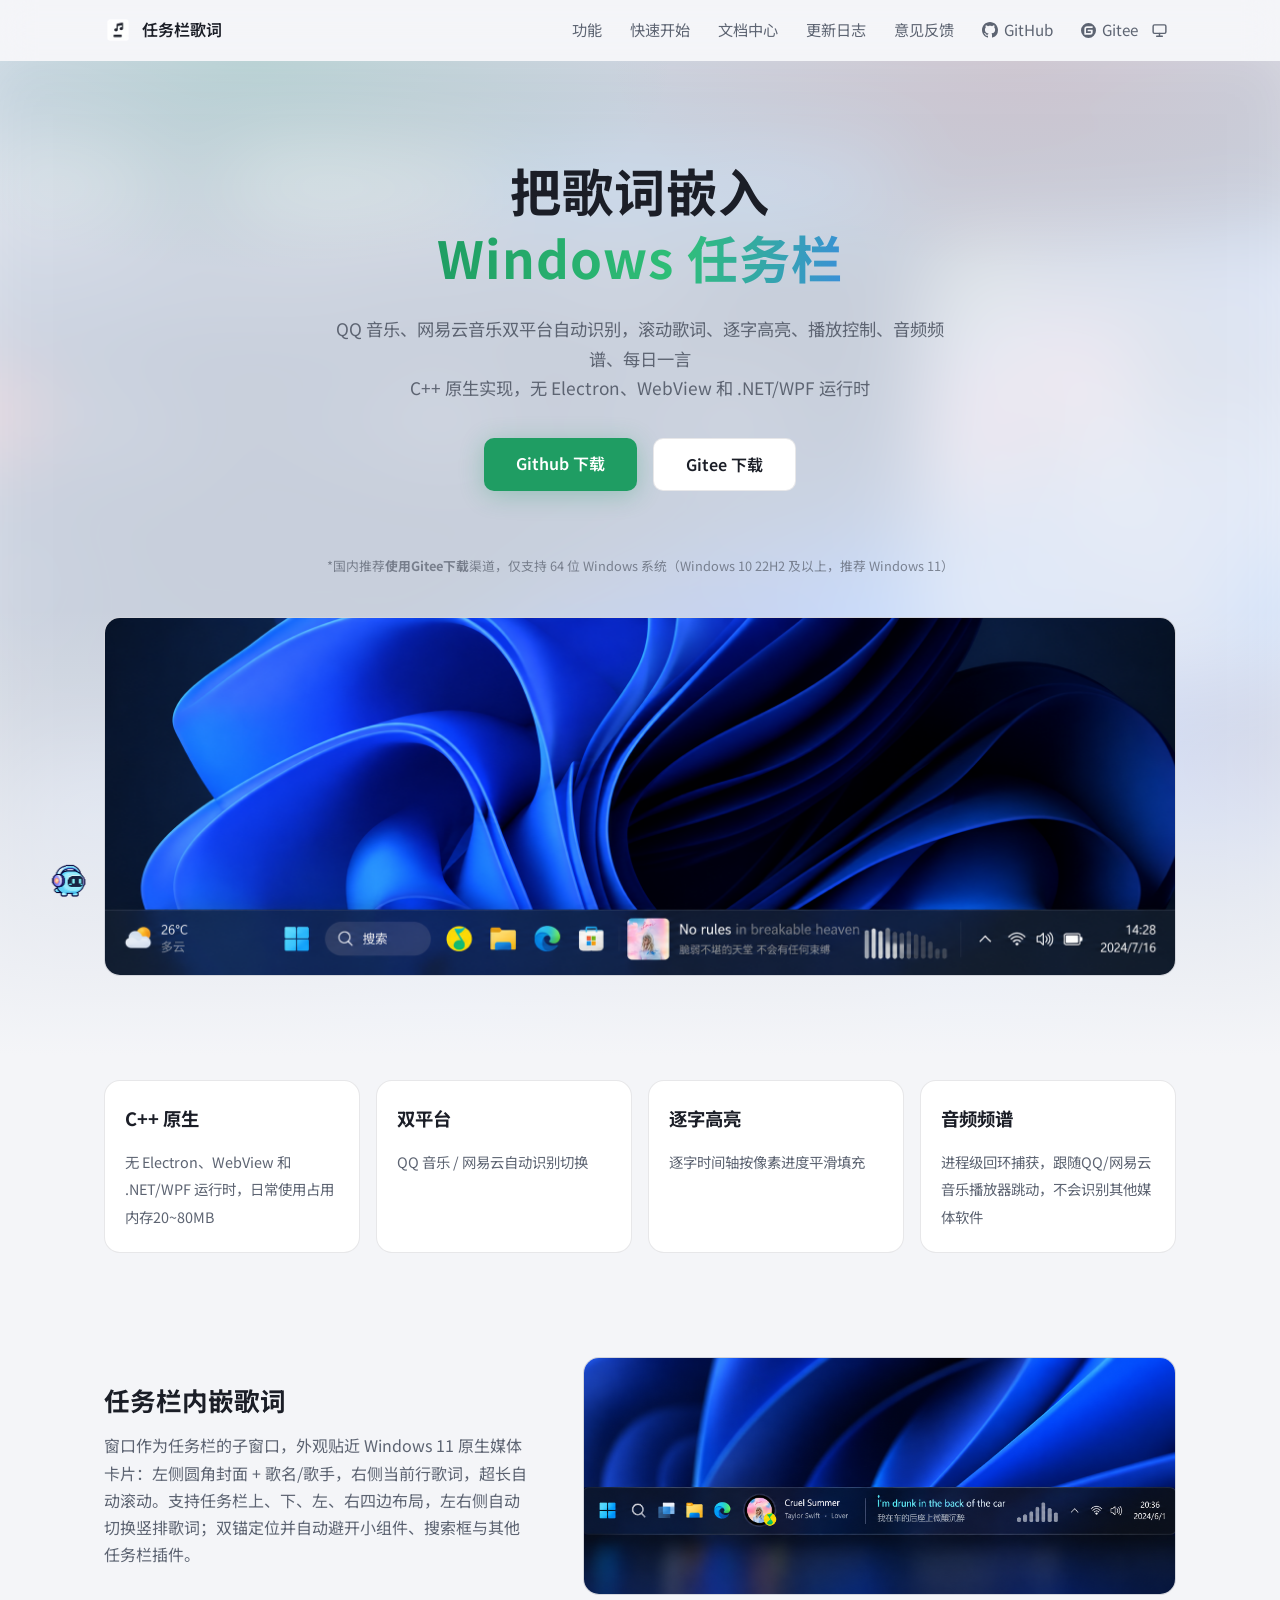
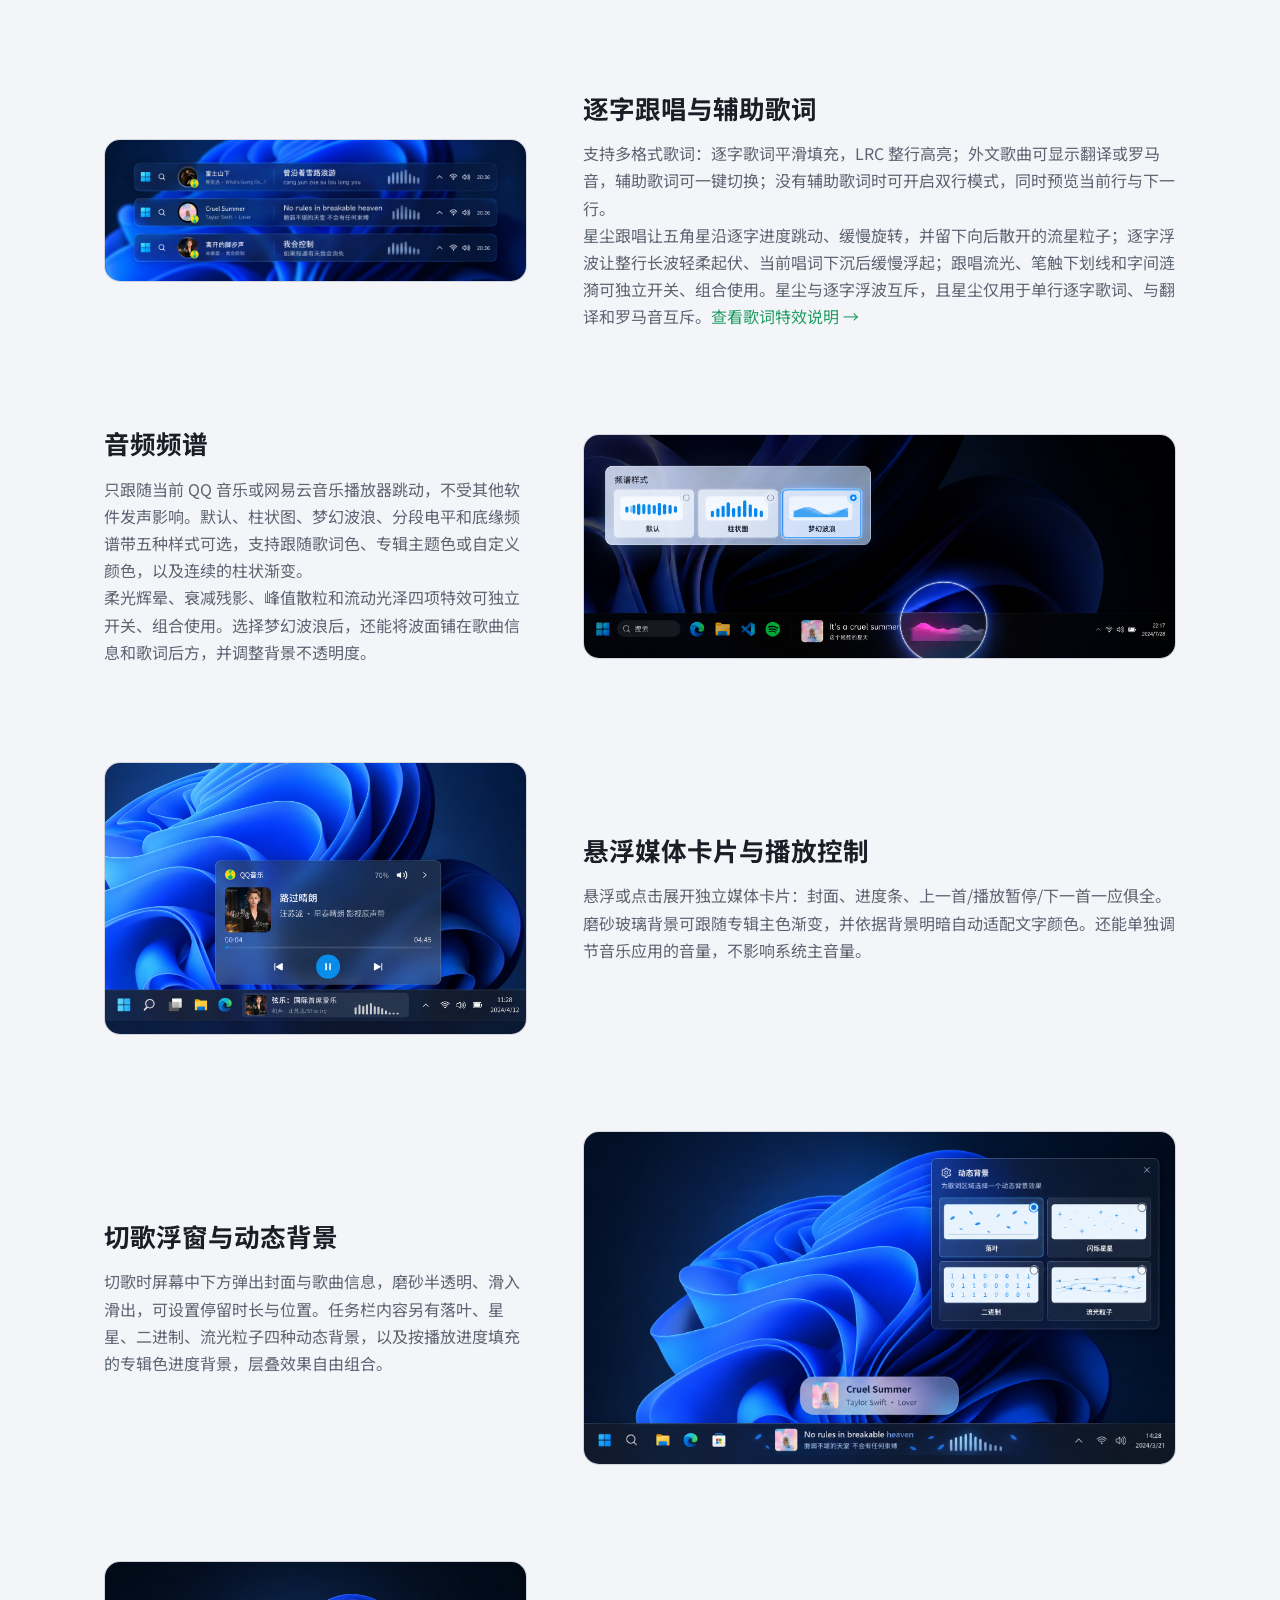
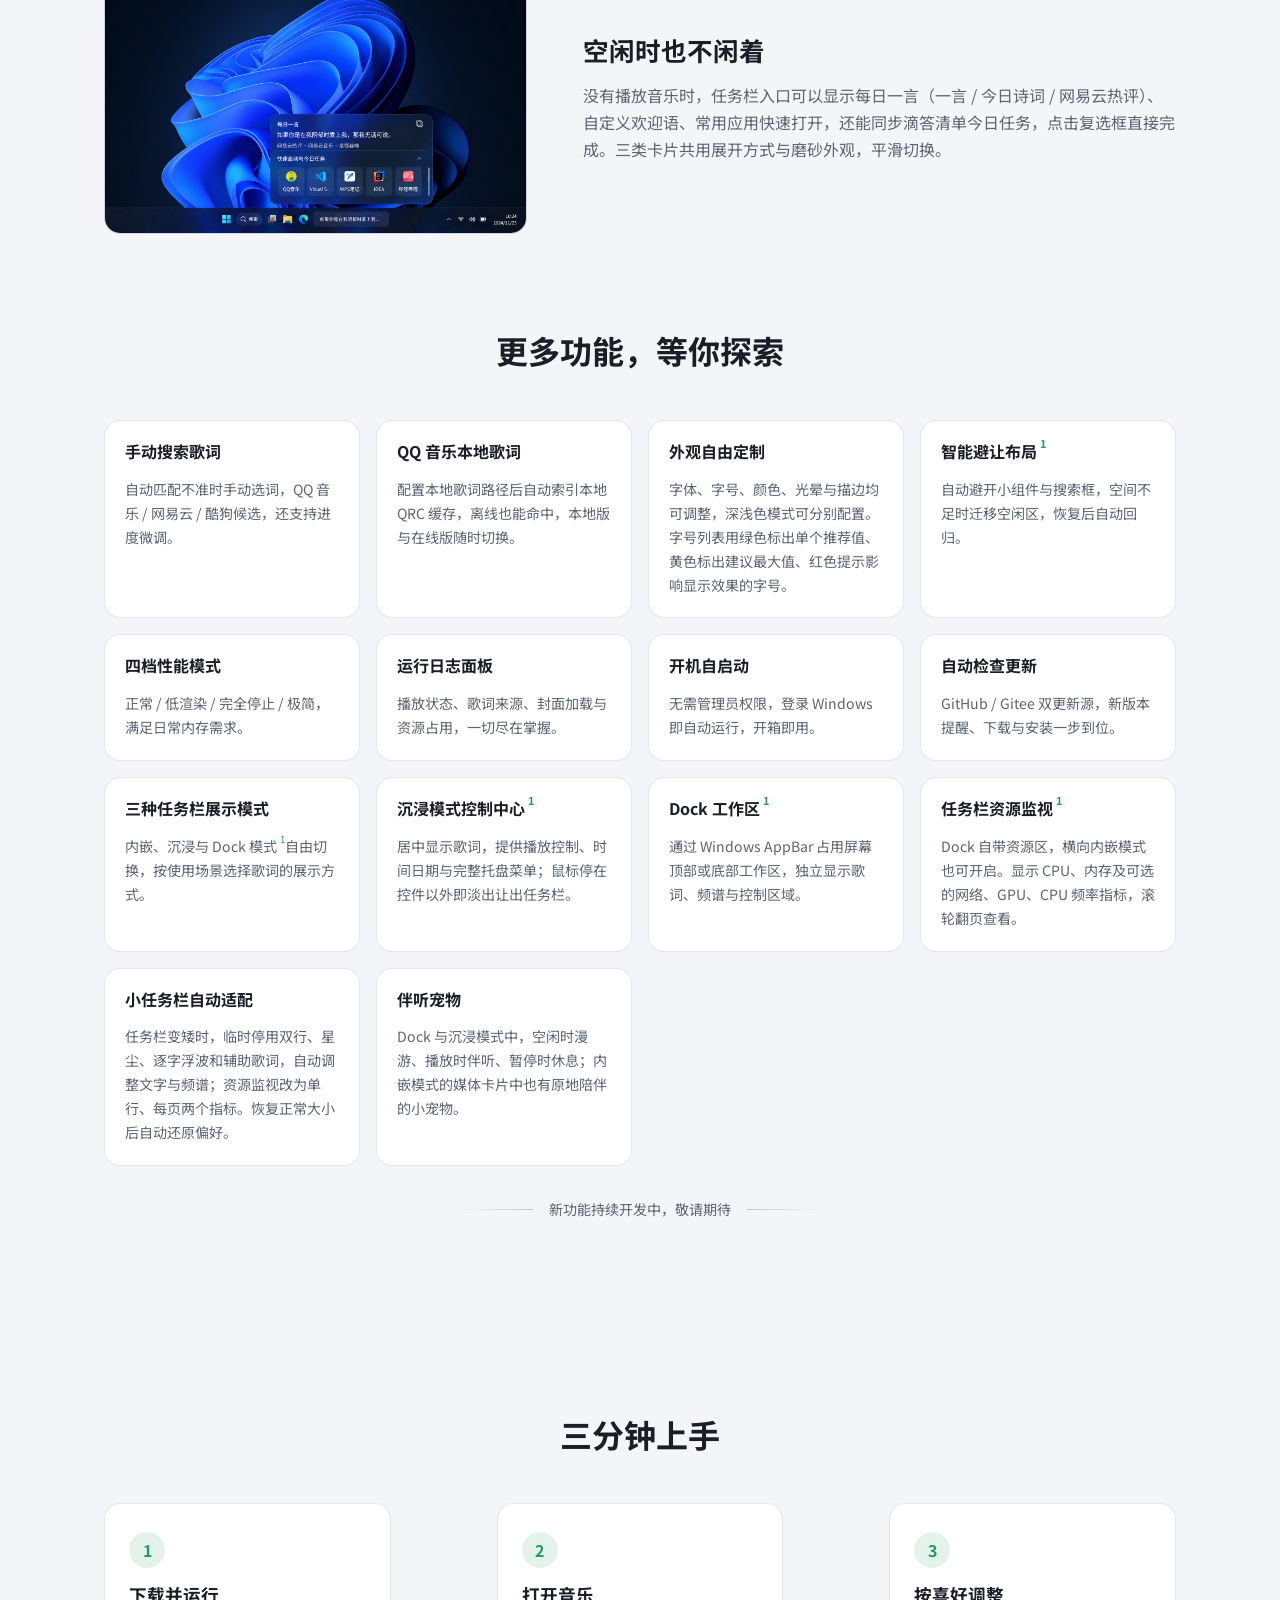
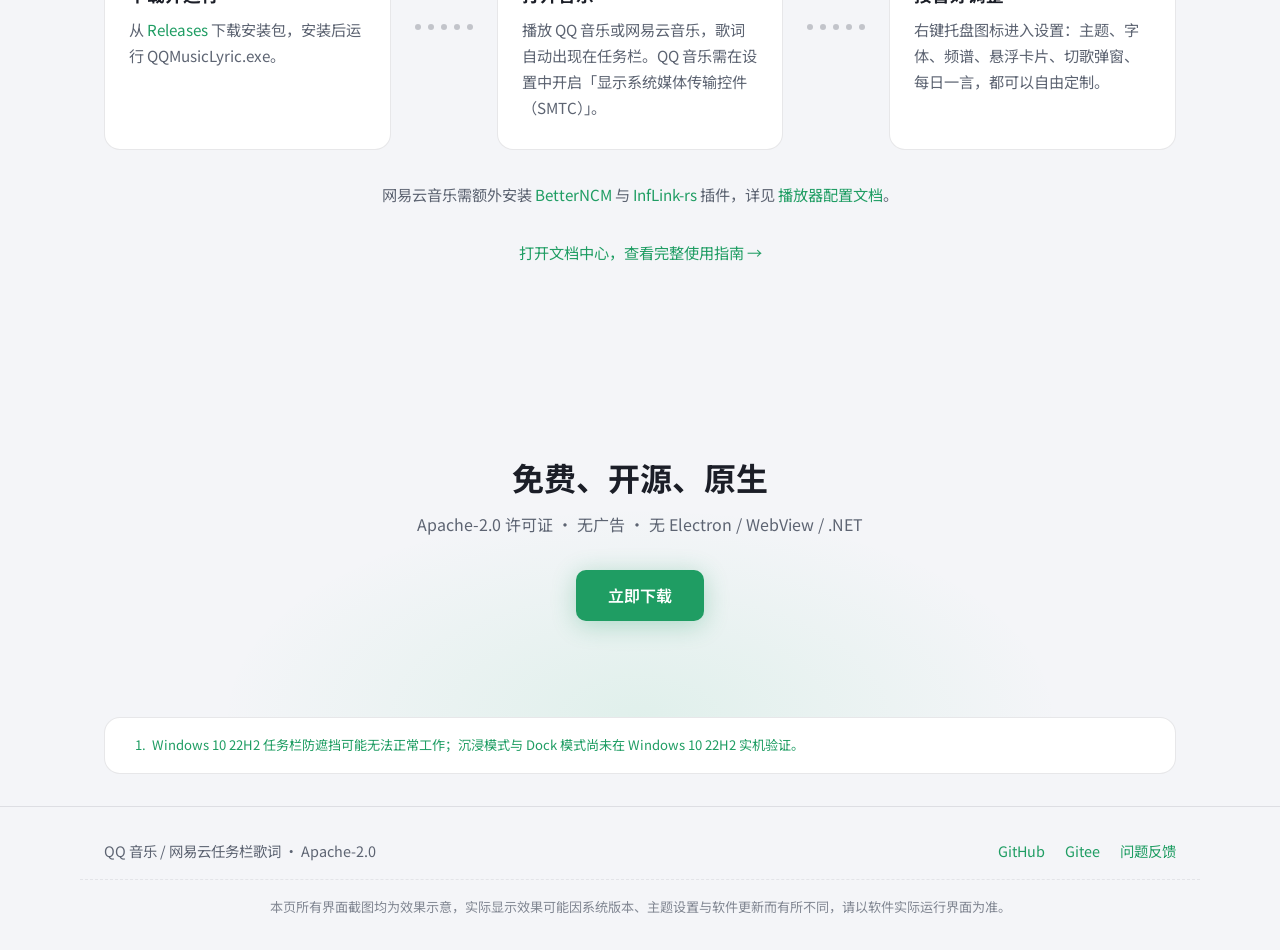
<file: site/index.html>
<!DOCTYPE html>
<html lang="zh-CN">
<head>
  <meta charset="UTF-8">
  <meta name="viewport" content="width=device-width, initial-scale=1.0">
  <title>QQ 音乐 / 网易云任务栏歌词 — 把歌词嵌入 Windows 任务栏</title>
  <meta name="description" content="把 QQ 音乐和网易云音乐的歌词嵌入 Windows 10/11 任务栏：逐字高亮与歌词特效、播放控制、音频频谱、资源监视、每日一言，支持字号建议与小任务栏自动适配。C++ 原生实现，无 Electron、WebView 和 .NET/WPF 运行时，秉持工具软件应尽可能少占内存的原则。">
  <meta property="og:title" content="QQ 音乐 / 网易云任务栏歌词">
  <meta property="og:description" content="把歌词嵌入 Windows 任务栏：逐字跟唱、流星粒子拖尾、音频频谱、资源监视与小任务栏自动适配。C++ 原生实现，无 Electron、WebView 和 .NET/WPF 运行时，秉持工具软件应尽可能少占内存的原则。">
  <meta property="og:type" content="website">
  <meta property="og:image" content="assets/img/social-preview.png">
  <link rel="icon" type="image/png" href="assets/img/logo.png">
  <link rel="preconnect" href="https://fonts.googleapis.com">
  <link rel="preconnect" href="https://fonts.gstatic.com" crossorigin>
  <link rel="stylesheet" href="https://fonts.googleapis.com/css2?family=Noto+Sans+SC:wght@400;500;700&display=swap">
  <link rel="stylesheet" href="assets/css/style.css">
  <link rel="stylesheet" href="assets/css/pet.css">
  <script>
    // 首帧前确定主题，避免闪屏。themeMode: system | light | dark
    (function () {
      var saved = localStorage.getItem('theme');
      var mode = (saved === 'light' || saved === 'dark') ? saved : 'system';
      var resolved = mode === 'system'
        ? (matchMedia('(prefers-color-scheme: light)').matches ? 'light' : 'dark')
        : mode;
      document.documentElement.dataset.themeMode = mode;
      document.documentElement.dataset.theme = resolved;
    })();
  </script>
</head>
<body>

  <header class="site-header" id="siteHeader">
    <div class="container header-inner">
      <a class="brand" href="#top">
        <img src="assets/img/logo.png" alt="logo" width="28" height="28">
        <span>任务栏歌词</span>
      </a>
      <nav class="nav">
        <a href="#features">功能</a>
        <a href="#quickstart">快速开始</a>
        <a href="docs.html">文档中心</a>
        <a href="releases.html">更新日志</a>
        <a href="feedback.html">意见反馈</a>
        <a class="nav-github" href="https://github.com/H0308/qq-music-lyrics-displayer" target="_blank" rel="noopener"><svg viewBox="0 0 16 16" fill="currentColor" aria-hidden="true"><path d="M8 0C3.58 0 0 3.58 0 8c0 3.54 2.29 6.53 5.47 7.59.4.07.55-.17.55-.38 0-.19-.01-.82-.01-1.49-2.01.37-2.53-.49-2.69-.94-.09-.23-.48-.94-.82-1.13-.28-.15-.68-.52-.01-.53.63-.01 1.08.58 1.23.82.72 1.21 1.87.87 2.33.66.07-.52.28-.87.51-1.07-1.78-.2-3.64-.89-3.64-3.95 0-.87.31-1.59.82-2.15-.08-.2-.36-1.02.08-2.12 0 0 .67-.21 2.2.82.64-.18 1.32-.27 2-.27.68 0 1.36.09 2 .27 1.53-1.04 2.2-.82 2.2-.82.44 1.1.16 1.92.08 2.12.51.56.82 1.27.82 2.15 0 3.07-1.87 3.75-3.65 3.95.29.25.54.73.54 1.48 0 1.07-.01 1.93-.01 2.2 0 .21.15.46.55.38A8.013 8.013 0 0016 8c0-4.42-3.58-8-8-8z"/></svg><span>GitHub</span></a>
        <a class="nav-gitee" href="https://gitee.com/EPSDA/qq-music-lyrics-displayer" target="_blank" rel="noopener"><svg viewBox="0 0 24 24" fill="currentColor" aria-hidden="true"><path d="M11.984 0A12 12 0 0 0 0 12a12 12 0 0 0 12 12 12 12 0 0 0 12-12A12 12 0 0 0 12 0a12 12 0 0 0-.016 0zm6.09 5.333c.328 0 .593.266.592.593v1.482a.594.594 0 0 1-.593.592H9.777c-.982 0-1.778.796-1.778 1.778v5.63c0 .327.266.592.593.592h5.63c.982 0 1.778-.796 1.778-1.778v-.296a.593.593 0 0 0-.592-.593h-4.15a.592.592 0 0 1-.592-.592v-1.482a.593.593 0 0 1 .593-.592h6.815c.327 0 .593.265.593.592v3.408a4 4 0 0 1-4 4H5.926a.593.593 0 0 1-.593-.593V9.778a4.444 4.444 0 0 1 4.445-4.444h8.296Z"/></svg><span>Gitee</span></a>

      </nav>
<button class="theme-toggle" id="themeToggle" type="button" aria-label="切换主题模式" title="切换主题模式">
        <svg class="icon-moon" viewBox="0 0 24 24" fill="none" stroke="currentColor" stroke-width="2" stroke-linecap="round" stroke-linejoin="round" aria-hidden="true">
          <path d="M21 12.8A9 9 0 1 1 11.2 3a7 7 0 0 0 9.8 9.8z"/>
        </svg>
        <svg class="icon-sun" viewBox="0 0 24 24" fill="none" stroke="currentColor" stroke-width="2" stroke-linecap="round" stroke-linejoin="round" aria-hidden="true">
          <circle cx="12" cy="12" r="4"/>
          <path d="M12 2v2M12 20v2M4.9 4.9l1.4 1.4M17.7 17.7l1.4 1.4M2 12h2M20 12h2M4.9 19.1l1.4-1.4M17.7 6.3l1.4-1.4"/>
        </svg>
        <svg class="icon-system" viewBox="0 0 24 24" fill="none" stroke="currentColor" stroke-width="2" stroke-linecap="round" stroke-linejoin="round" aria-hidden="true">
          <rect x="3" y="4" width="18" height="12" rx="2"/>
          <path d="M8 20h8M12 16v4"/>
        </svg>
      </button>
      <button class="nav-burger" id="navBurger" type="button" aria-label="打开导航菜单" aria-expanded="false">
        <svg viewBox="0 0 24 24" fill="none" stroke="currentColor" stroke-width="2" stroke-linecap="round" aria-hidden="true">
          <path d="M4 7h16M4 12h16M4 17h16"/>
        </svg>
      </button>
    </div>
  </header>

  <main id="top">

    <!-- Hero -->
    <section class="hero" id="hero">
      <div class="container">
        <h1>把歌词嵌入<br><span class="accent">Windows 任务栏</span></h1>
        <p class="hero-sub">
          QQ 音乐、网易云音乐双平台自动识别，滚动歌词、逐字高亮、播放控制、音频频谱、每日一言<br>
          C++ 原生实现，无 Electron、WebView 和 .NET/WPF 运行时
        </p>
        <div class="hero-actions">
          <a class="btn btn-primary" href="https://github.com/H0308/qq-music-lyrics-displayer/releases/latest" target="_blank" rel="noopener">Github 下载</a>
          <a class="btn btn-ghost" href="https://gitee.com/EPSDA/qq-music-lyrics-displayer/releases" target="_blank" rel="noopener">Gitee 下载</a>
        </div>
        <p class="hero-version" id="heroVersion" hidden>当前最新版本 <span id="latestVersion"></span></p>
        <p class="hero-note">*国内推荐<strong>使用Gitee下载</strong>渠道，仅支持 64 位 Windows 系统（Windows 10 22H2 及以上，推荐 Windows 11）</p>

        <figure class="shot shot-hero reveal" data-shot="hero-taskbar.png">
          <img src="assets/img/hero-taskbar.png" alt="任务栏歌词效果：Windows 11 任务栏上显示专辑封面、歌名与滚动歌词" width="2172" height="724">
        </figure>
      </div>
    </section>

    <!-- 亮点条 -->
    <section class="highlights">
      <div class="container highlights-grid">
        <div class="hl reveal"><strong>C++ 原生</strong><span>无 Electron、WebView 和 .NET/WPF 运行时，日常使用占用内存20~80MB</span></div>
        <div class="hl reveal"><strong>双平台</strong><span>QQ 音乐 / 网易云自动识别切换</span></div>
        <div class="hl reveal"><strong>逐字高亮</strong><span>逐字时间轴按像素进度平滑填充</span></div>
        <div class="hl reveal"><strong>音频频谱</strong><span>进程级回环捕获，跟随QQ/网易云音乐播放器跳动，不会识别其他媒体软件</span></div>
      </div>
    </section>

    <!-- 功能详情 -->
    <section class="features" id="features">
      <div class="container">

        <div class="feature-row reveal">
          <div class="feature-text">
            <h2>任务栏内嵌歌词</h2>
            <p>窗口作为任务栏的子窗口，外观贴近 Windows 11 原生媒体卡片：左侧圆角封面 + 歌名/歌手，右侧当前行歌词，超长自动滚动。支持任务栏上、下、左、右四边布局，左右侧自动切换竖排歌词；双锚定位并自动避开小组件、搜索框与其他任务栏插件。</p>
          </div>
          <figure class="shot" data-shot="feature-lyrics.png">
            <img src="assets/img/feature-lyrics.png" alt="任务栏内嵌歌词：封面、歌曲信息与滚动歌词显示在 Windows 11 任务栏上" width="2172" height="724">
          </figure>
        </div>

        <div class="feature-row reverse reveal">
          <div class="feature-text">
            <h2>逐字跟唱与辅助歌词</h2>
            <p>支持多格式歌词：逐字歌词平滑填充，LRC 整行高亮；外文歌曲可显示翻译或罗马音，辅助歌词可一键切换；没有辅助歌词时可开启双行模式，同时预览当前行与下一行。</p>
            <p>星尘跟唱让五角星沿逐字进度跳动、缓慢旋转，并留下向后散开的流星粒子；逐字浮波让整行长波轻柔起伏、当前唱词下沉后缓慢浮起；跟唱流光、笔触下划线和字间涟漪可独立开关、组合使用。星尘与逐字浮波互斥，且星尘仅用于单行逐字歌词、与翻译和罗马音互斥。<a href="docs.html#settings-lyric-effects">查看歌词特效说明 →</a></p>
          </div>
          <figure class="shot" data-shot="feature-bilingual.png">
            <img src="assets/img/feature-bilingual.png" alt="辅助歌词：罗马音、翻译与双行歌词效果" width="2172" height="724">
          </figure>
        </div>

        <div class="feature-row reveal">
          <div class="feature-text">
            <h2>音频频谱</h2>
            <p>只跟随当前 QQ 音乐或网易云音乐播放器跳动，不受其他软件发声影响。默认、柱状图、梦幻波浪、分段电平和底缘频谱带五种样式可选，支持跟随歌词色、专辑主题色或自定义颜色，以及连续的柱状渐变。</p>
            <p>柔光辉晕、衰减残影、峰值散粒和流动光泽四项特效可独立开关、组合使用。选择梦幻波浪后，还能将波面铺在歌曲信息和歌词后方，并调整背景不透明度。</p>
          </div>
          <figure class="shot" data-shot="feature-spectrum.png">
            <img src="assets/img/feature-spectrum.png" alt="频谱样式选择与梦幻波浪作为歌词背景的效果示例" width="2043" height="770">
          </figure>
        </div>

        <div class="feature-row reverse reveal">
          <div class="feature-text">
            <h2>悬浮媒体卡片与播放控制</h2>
            <p>悬浮或点击展开独立媒体卡片：封面、进度条、上一首/播放暂停/下一首一应俱全。磨砂玻璃背景可跟随专辑主色渐变，并依据背景明暗自动适配文字颜色。还能单独调节音乐应用的音量，不影响系统主音量。</p>
          </div>
          <figure class="shot" data-shot="feature-media-card.png">
            <img src="assets/img/feature-media-card.png" alt="悬浮媒体卡片：磨砂玻璃背景、封面、进度条与播放控制" width="1564" height="1006">
          </figure>
        </div>

        <div class="feature-row reveal">
          <div class="feature-text">
            <h2>切歌浮窗与动态背景</h2>
            <p>切歌时屏幕中下方弹出封面与歌曲信息，磨砂半透明、滑入滑出，可设置停留时长与位置。任务栏内容另有落叶、星星、二进制、流光粒子四种动态背景，以及按播放进度填充的专辑色进度背景，层叠效果自由组合。</p>
          </div>
          <figure class="shot" data-shot="feature-toast.png">
            <img src="assets/img/feature-toast.png" alt="切歌浮窗：屏幕中下方弹出封面与歌曲信息" width="1672" height="941">
          </figure>
        </div>

        <div class="feature-row reverse reveal">
          <div class="feature-text">
            <h2>空闲时也不闲着</h2>
            <p>没有播放音乐时，任务栏入口可以显示每日一言（一言 / 今日诗词 / 网易云热评）、自定义欢迎语、常用应用快速打开，还能同步滴答清单今日任务，点击复选框直接完成。三类卡片共用展开方式与磨砂外观，平滑切换。</p>
          </div>
          <figure class="shot" data-shot="feature-idle.png">
            <img src="assets/img/feature-idle.png" alt="空闲入口：每日一言卡片与快速打开应用区域展开" width="1564" height="1006">
          </figure>
        </div>

      </div>
    </section>

    <!-- 更多功能 -->
    <section class="explore" id="explore">
      <div class="container">
        <h2 class="section-title reveal">更多功能，等你探索</h2>
        <div class="explore-grid">
          <div class="explore-item reveal">
            <h3>手动搜索歌词</h3>
            <p>自动匹配不准时手动选词，QQ 音乐 / 网易云 / 酷狗候选，还支持进度微调。</p>
          </div>
          <div class="explore-item reveal">
            <h3>QQ 音乐本地歌词</h3>
            <p>配置本地歌词路径后自动索引本地 QRC 缓存，离线也能命中，本地版与在线版随时切换。</p>
          </div>
          <div class="explore-item reveal">
            <h3>外观自由定制</h3>
            <p>字体、字号、颜色、光晕与描边均可调整，深浅色模式可分别配置。字号列表用绿色标出单个推荐值、黄色标出建议最大值、红色提示影响显示效果的字号。</p>
          </div>
          <div class="explore-item reveal">
            <h3>智能避让布局<sup class="feature-footnote"><a href="#windows10-note" aria-label="查看 Windows 10 兼容性提示">1</a></sup></h3>
            <p>自动避开小组件与搜索框，空间不足时迁移空闲区，恢复后自动回归。</p>
          </div>
          <div class="explore-item reveal">
            <h3>四档性能模式</h3>
            <p>正常 / 低渲染 / 完全停止 / 极简，满足日常内存需求。</p>
          </div>
          <div class="explore-item reveal">
            <h3>运行日志面板</h3>
            <p>播放状态、歌词来源、封面加载与资源占用，一切尽在掌握。</p>
          </div>
          <div class="explore-item reveal">
            <h3>开机自启动</h3>
            <p>无需管理员权限，登录 Windows 即自动运行，开箱即用。</p>
          </div>
          <div class="explore-item reveal">
            <h3>自动检查更新</h3>
            <p>GitHub / Gitee 双更新源，新版本提醒、下载与安装一步到位。</p>
          </div>
          <div class="explore-item reveal">
            <h3>三种任务栏展示模式</h3>
            <p>内嵌、沉浸与 Dock 模式<sup class="feature-footnote"><a href="#windows10-note" aria-label="查看 Windows 10 兼容性提示">1</a></sup>自由切换，按使用场景选择歌词的展示方式。</p>
          </div>
          <div class="explore-item reveal">
            <h3>沉浸模式控制中心<sup class="feature-footnote"><a href="#windows10-note" aria-label="查看 Windows 10 兼容性提示">1</a></sup></h3>
            <p>居中显示歌词，提供播放控制、时间日期与完整托盘菜单；鼠标停在控件以外即淡出让出任务栏。</p>
          </div>
          <div class="explore-item reveal">
            <h3>Dock 工作区<sup class="feature-footnote"><a href="#windows10-note" aria-label="查看 Windows 10 兼容性提示">1</a></sup></h3>
            <p>通过 Windows AppBar 占用屏幕顶部或底部工作区，独立显示歌词、频谱与控制区域。</p>
          </div>
          <div class="explore-item reveal">
            <h3>任务栏资源监视<sup class="feature-footnote"><a href="#windows10-note" aria-label="查看 Windows 10 兼容性提示">1</a></sup></h3>
            <p>Dock 自带资源区，横向内嵌模式也可开启。显示 CPU、内存及可选的网络、GPU、CPU 频率指标，滚轮翻页查看。</p>
          </div>
          <div class="explore-item reveal">
            <h3>小任务栏自动适配</h3>
            <p>任务栏变矮时，临时停用双行、星尘、逐字浮波和辅助歌词，自动调整文字与频谱；资源监视改为单行、每页两个指标。恢复正常大小后自动还原偏好。</p>
          </div>
          <div class="explore-item reveal">
            <h3>伴听宠物</h3>
            <p>Dock 与沉浸模式中，空闲时漫游、播放时伴听、暂停时休息；内嵌模式的媒体卡片中也有原地陪伴的小宠物。</p>
          </div>
        </div>
        <p class="explore-more reveal">新功能持续开发中，敬请期待</p>
      </div>
    </section>

    <!-- 快速开始 -->
    <section class="quickstart" id="quickstart">
      <div class="container">
        <h2 class="section-title reveal">三分钟上手</h2>
        <div class="steps">
          <div class="step reveal">
            <span class="step-num">1</span>
            <h3>下载并运行</h3>
            <p>从 <a href="https://github.com/H0308/qq-music-lyrics-displayer/releases/latest" target="_blank" rel="noopener">Releases</a> 下载安装包，安装后运行 QQMusicLyric.exe。</p>
          </div>
          <div class="step-connector" aria-hidden="true"><i></i><i></i><i></i><i></i><i></i></div>
          <div class="step reveal">
            <span class="step-num">2</span>
            <h3>打开音乐</h3>
            <p>播放 QQ 音乐或网易云音乐，歌词自动出现在任务栏。QQ 音乐需在设置中开启「显示系统媒体传输控件（SMTC）」。</p>
          </div>
          <div class="step-connector" aria-hidden="true"><i></i><i></i><i></i><i></i><i></i></div>
          <div class="step reveal">
            <span class="step-num">3</span>
            <h3>按喜好调整</h3>
            <p>右键托盘图标进入设置：主题、字体、频谱、悬浮卡片、切歌弹窗、每日一言，都可以自由定制。</p>
          </div>
        </div>
        <p class="quickstart-note reveal">网易云音乐需额外安装 <a href="https://github.com/std-microblock/BetterNCM-Installer/releases/latest" target="_blank" rel="noopener">BetterNCM</a> 与 <a href="https://github.com/apoint123/inflink-rs/releases/latest" target="_blank" rel="noopener">InfLink-rs</a> 插件，详见 <a href="docs.html#players">播放器配置文档</a>。</p>
        <p class="quickstart-note reveal"><a href="docs.html">打开文档中心，查看完整使用指南 →</a></p>
      </div>
    </section>

    <!-- 底部 CTA -->
    <section class="cta" id="download">
      <div class="container reveal">
        <h2>免费、开源、原生</h2>
        <p>Apache-2.0 许可证 · 无广告 · 无 Electron / WebView / .NET</p>
        <a class="btn btn-primary" href="https://github.com/H0308/qq-music-lyrics-displayer/releases/latest" target="_blank" rel="noopener">立即下载</a>
      </div>
    </section>

    <!-- 兼容性提示 -->
    <section class="site-notice" aria-label="兼容性提示">
      <div class="container">
        <div class="site-notice-inner" id="windows10-note">
          <ol class="site-notice-list">
            <li>Windows 10 22H2 任务栏防遮挡可能无法正常工作；沉浸模式与 Dock 模式尚未在 Windows 10 22H2 实机验证。</li>
          </ol>
        </div>
      </div>
    </section>

  </main>

  <footer class="site-footer">
    <div class="container footer-inner">
      <p>QQ 音乐 / 网易云任务栏歌词 · Apache-2.0</p>
      <p class="footer-links">
        <a href="https://github.com/H0308/qq-music-lyrics-displayer" target="_blank" rel="noopener">GitHub</a>
        <a href="https://gitee.com/EPSDA/qq-music-lyrics-displayer" target="_blank" rel="noopener">Gitee</a>
        <a href="feedback.html">问题反馈</a>
      </p>
    </div>
    <div class="container footer-disclaimer">
      <p>本页所有界面截图均为效果示意，实际显示效果可能因系统版本、主题设置与软件更新而有所不同，请以软件实际运行界面为准。</p>
    </div>
  </footer>

  <button class="back-to-top" id="backToTop" type="button" aria-label="返回顶部" title="返回顶部">
    <svg class="progress-ring" viewBox="0 0 48 48" aria-hidden="true">
      <circle class="ring-track" cx="24" cy="24" r="21"/>
      <circle class="ring-progress" id="ringProgress" cx="24" cy="24" r="21"/>
    </svg>
    <svg class="arrow" viewBox="0 0 24 24" fill="none" stroke="currentColor" stroke-width="2.2" stroke-linecap="round" stroke-linejoin="round" aria-hidden="true">
      <path d="M12 19V5M5 12l7-7 7 7"/>
    </svg>
  </button>

  <script src="assets/js/main.js"></script>
  <script src="assets/js/pet.js"></script>
</body>
</html>
</file>
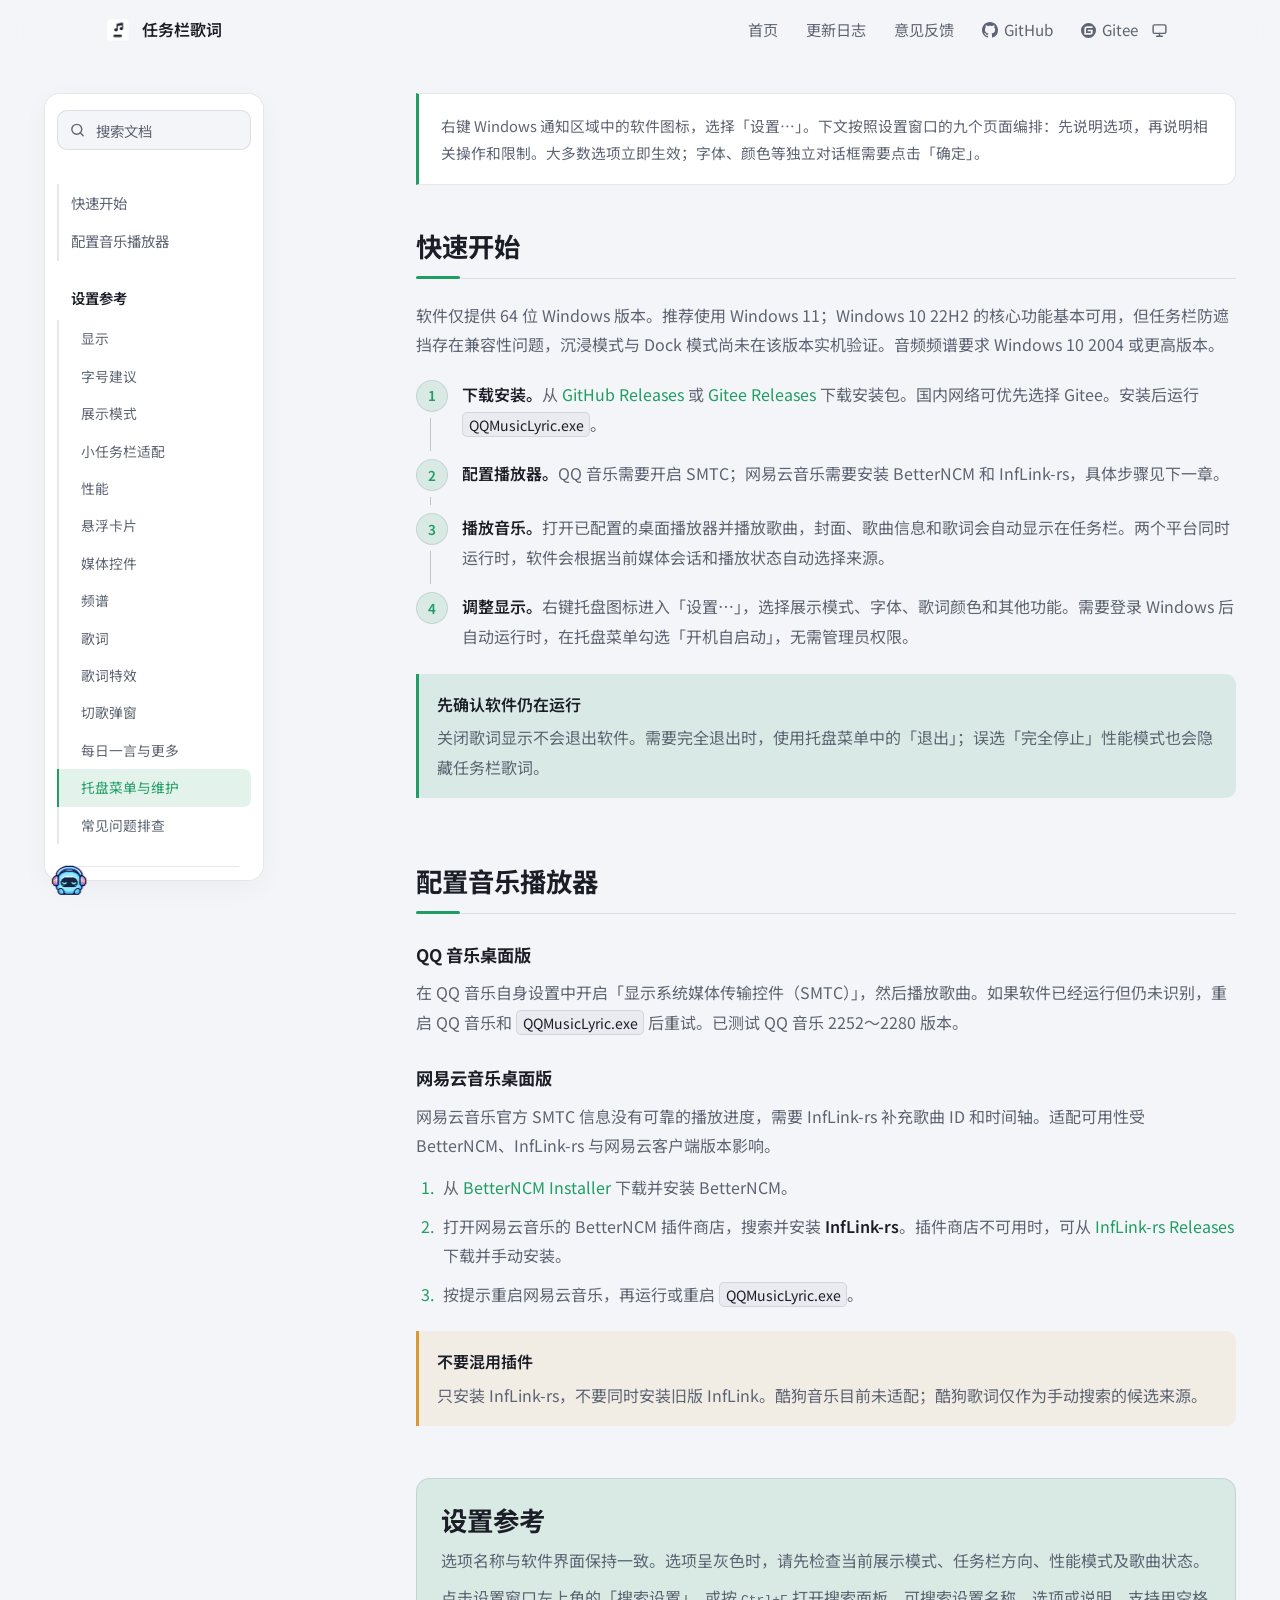
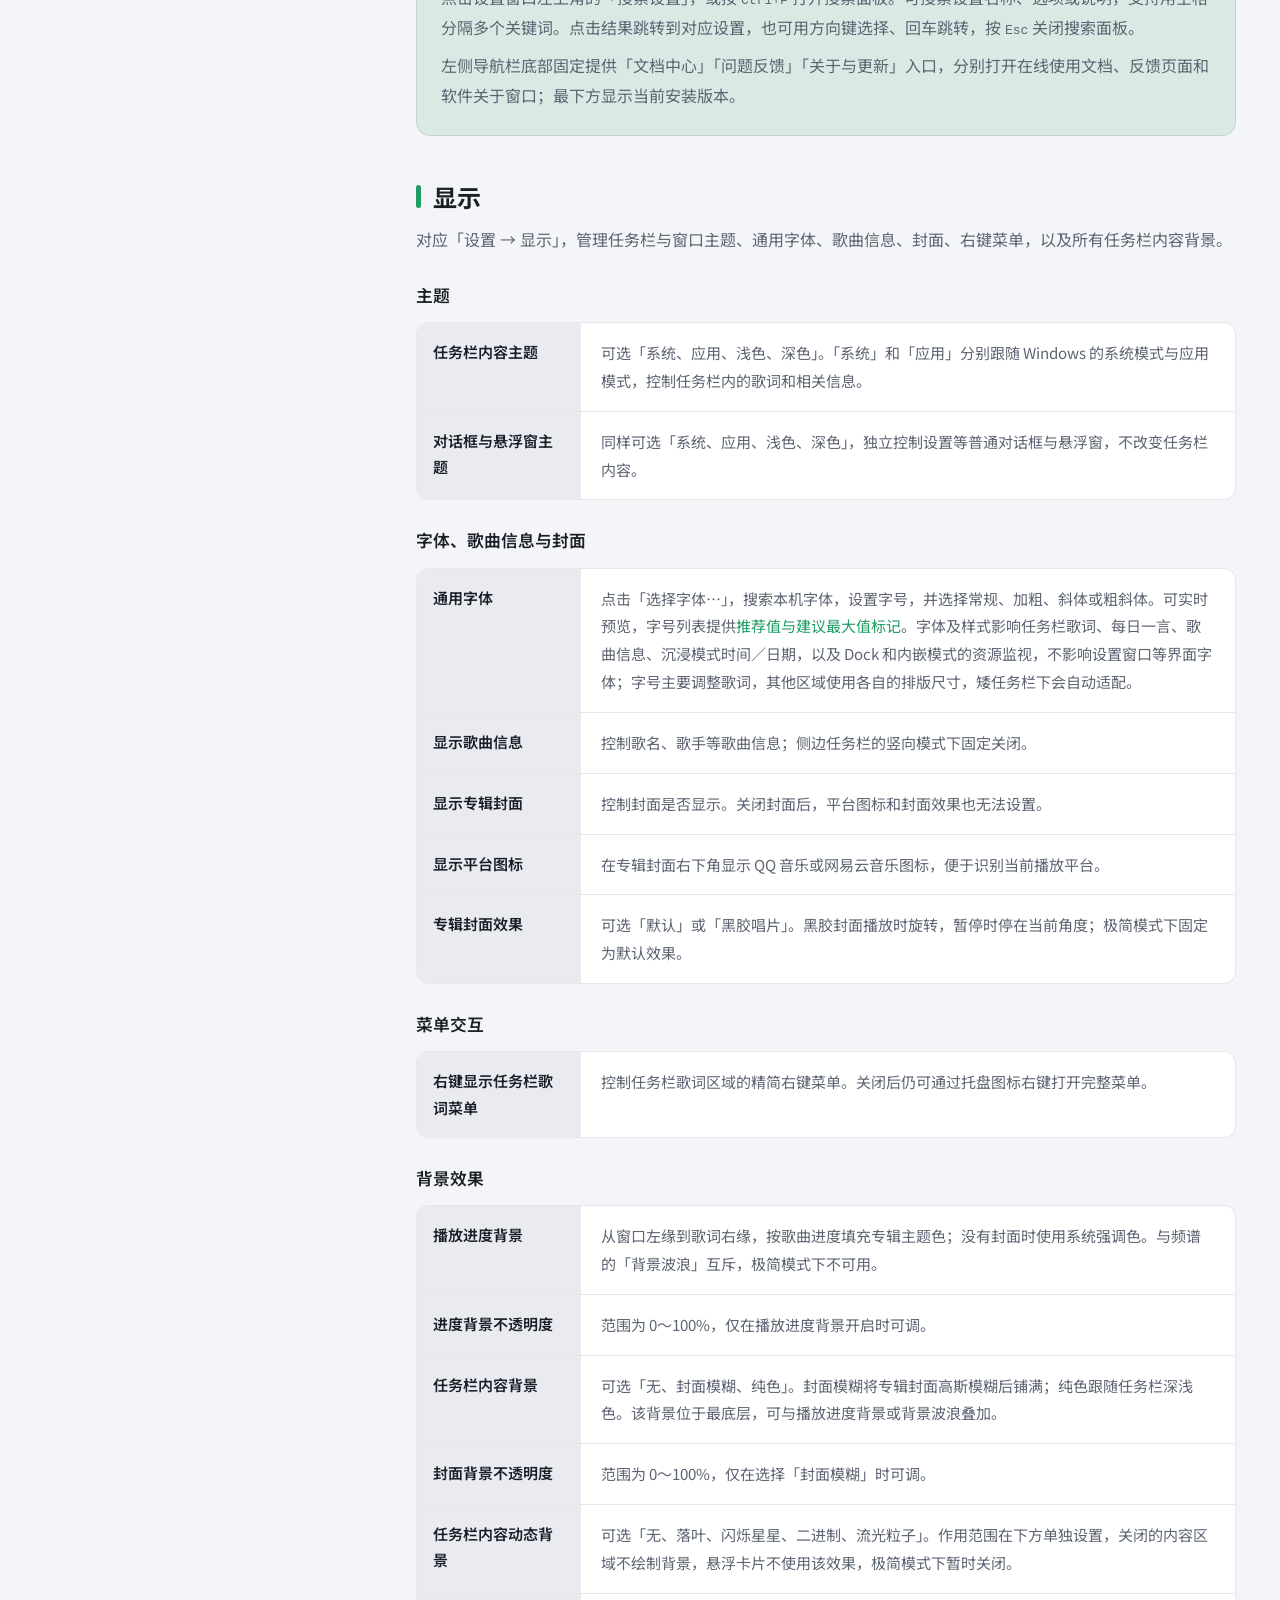
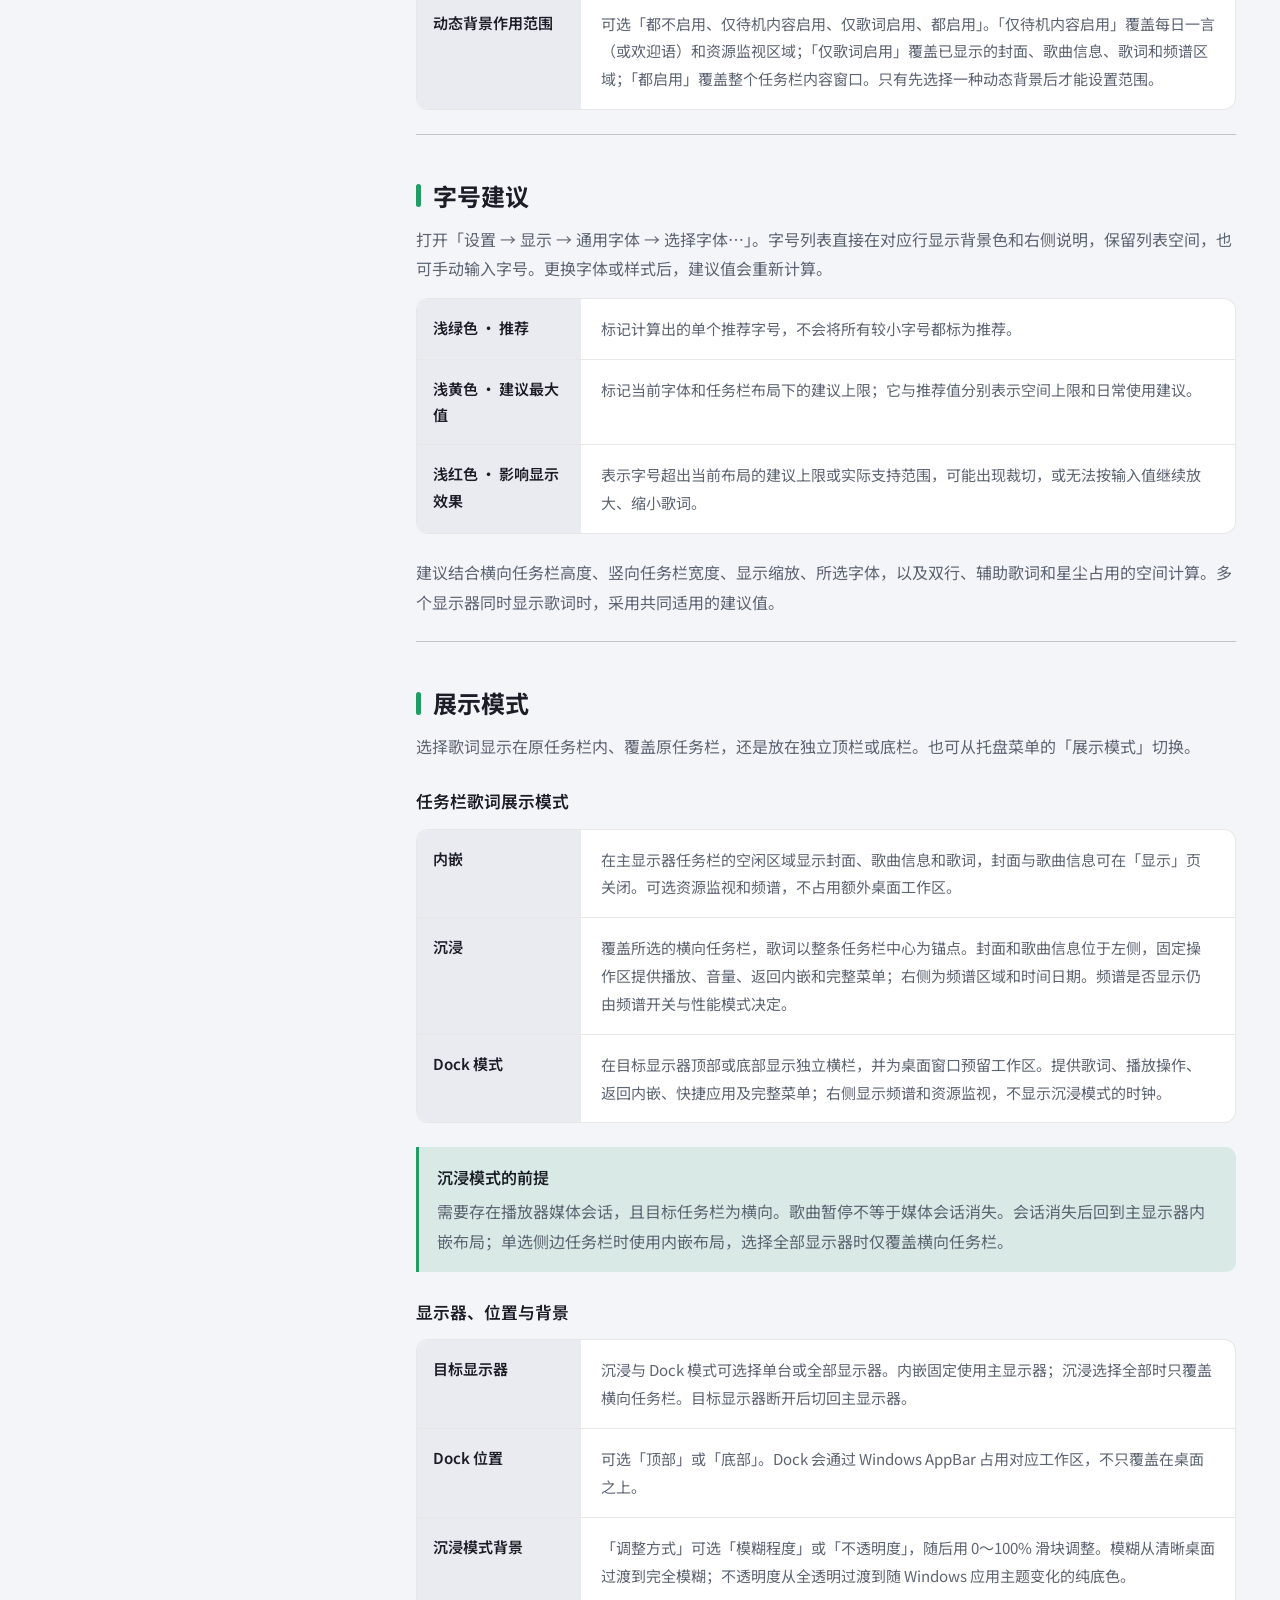
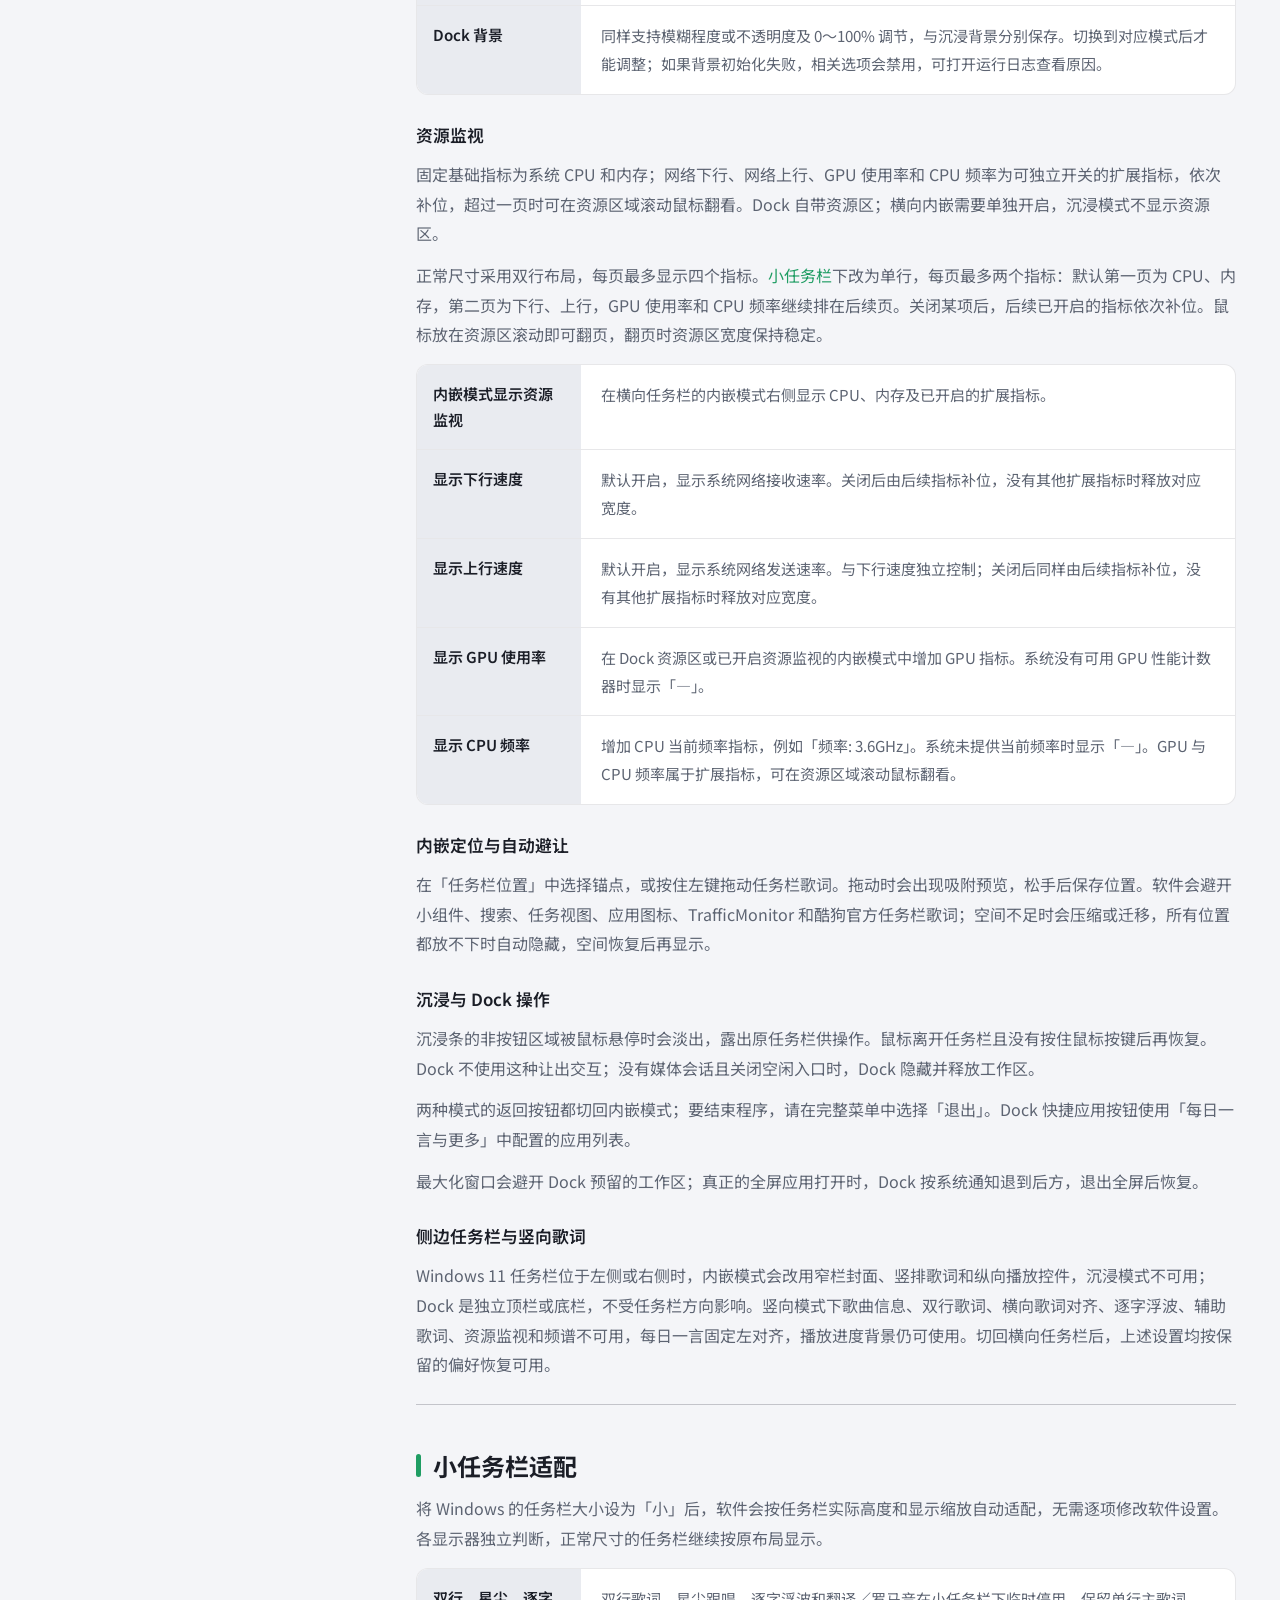
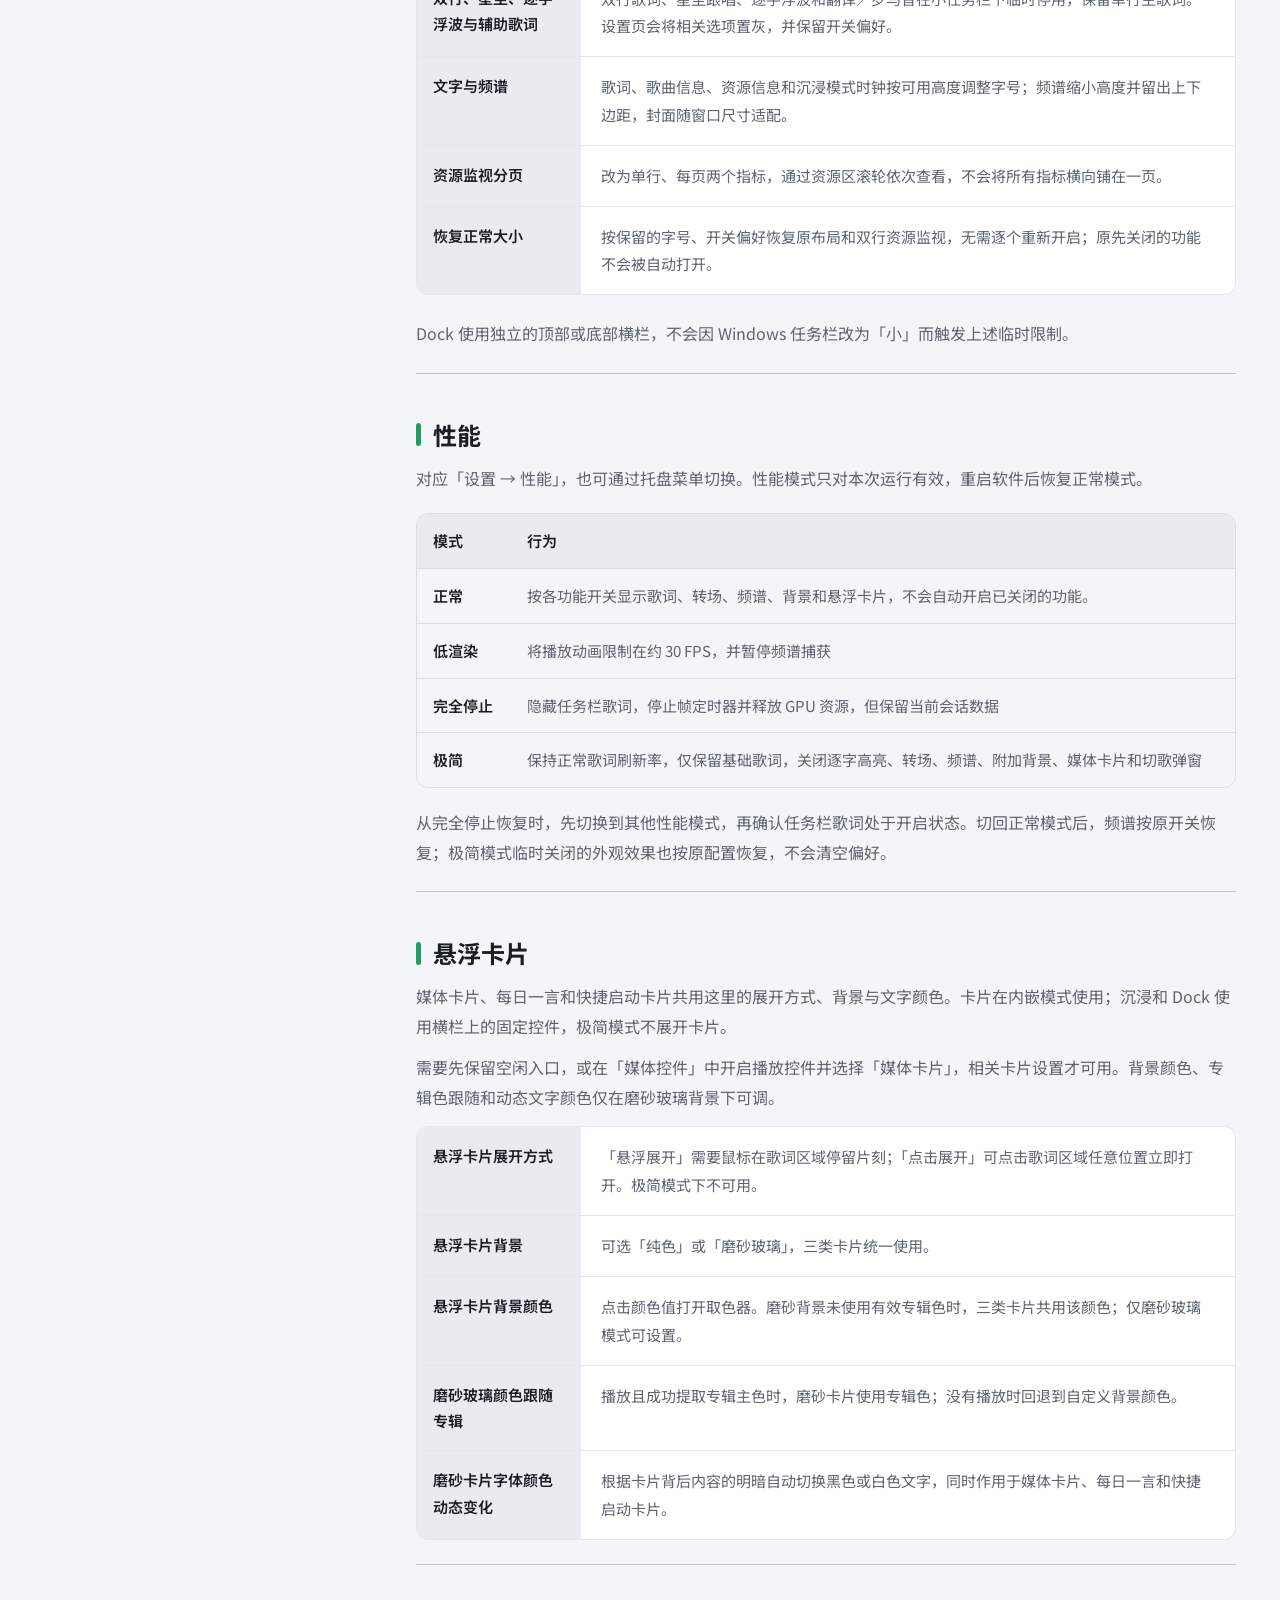
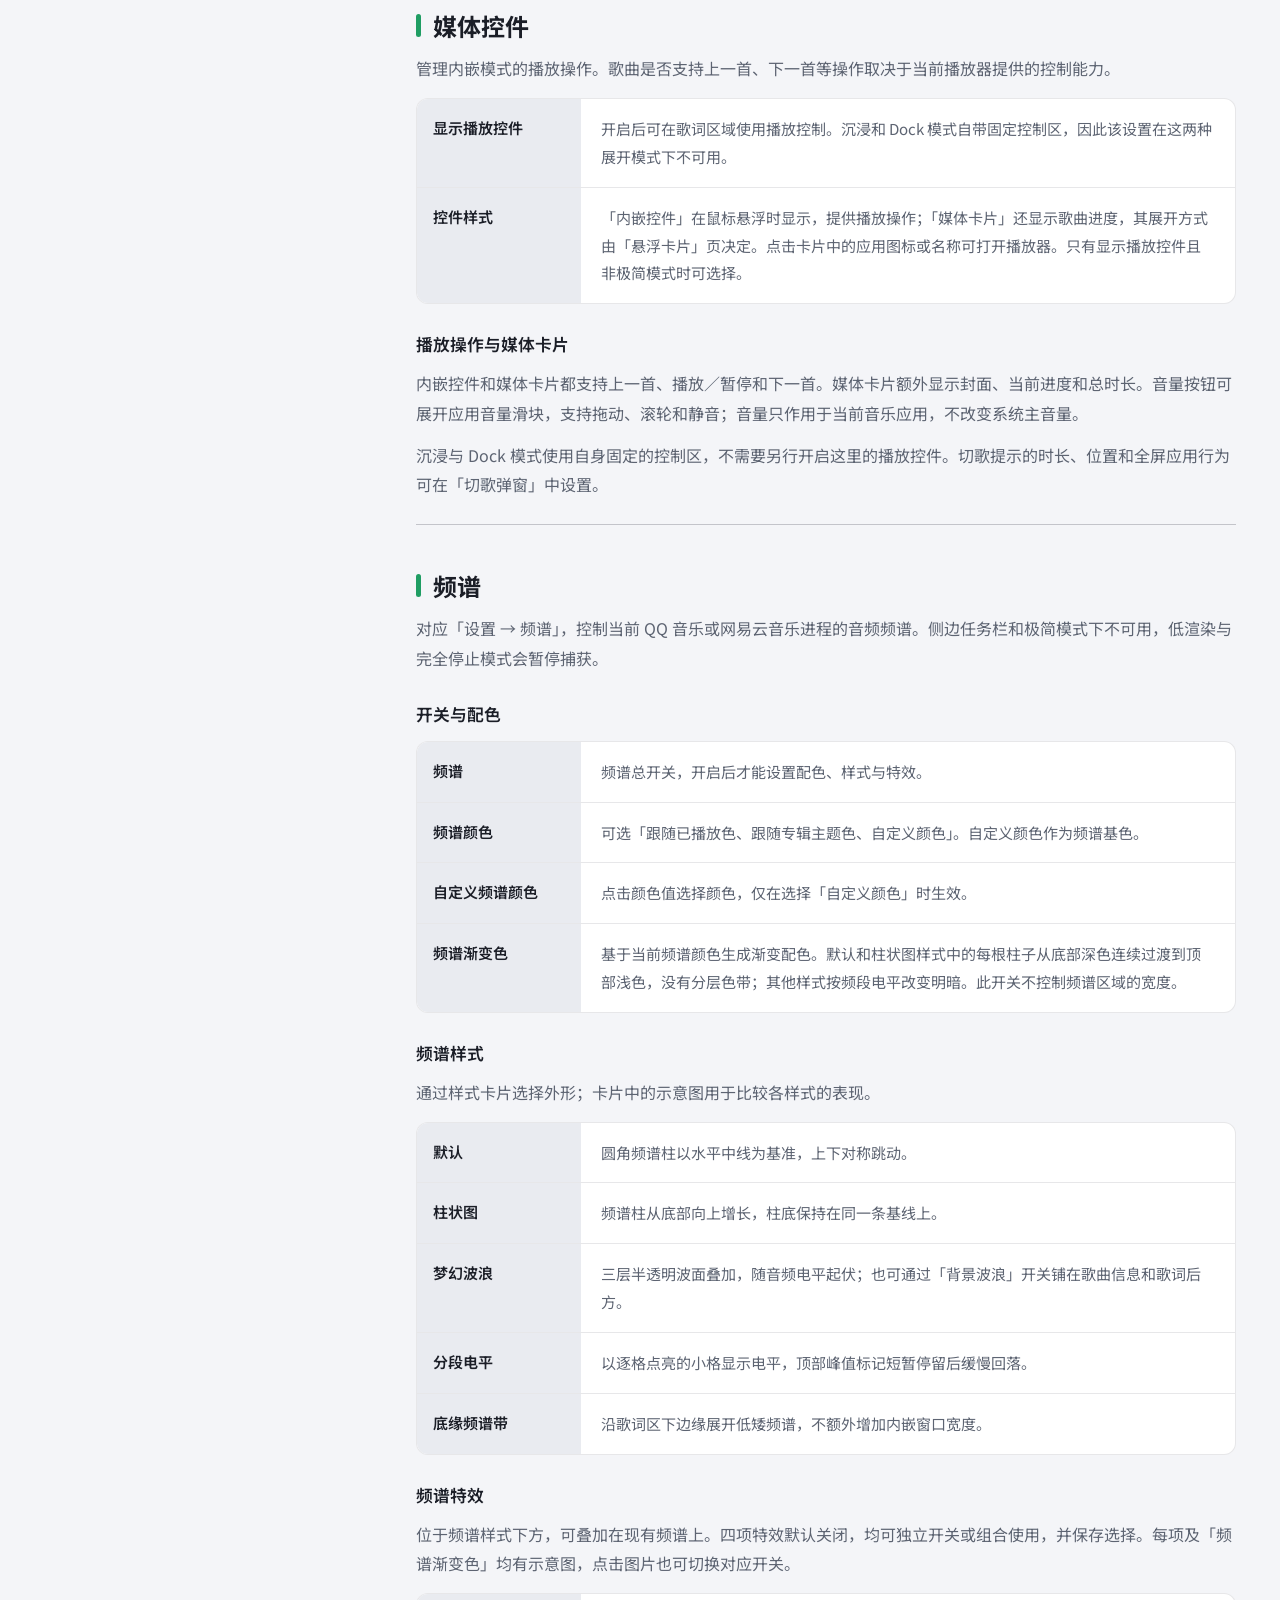
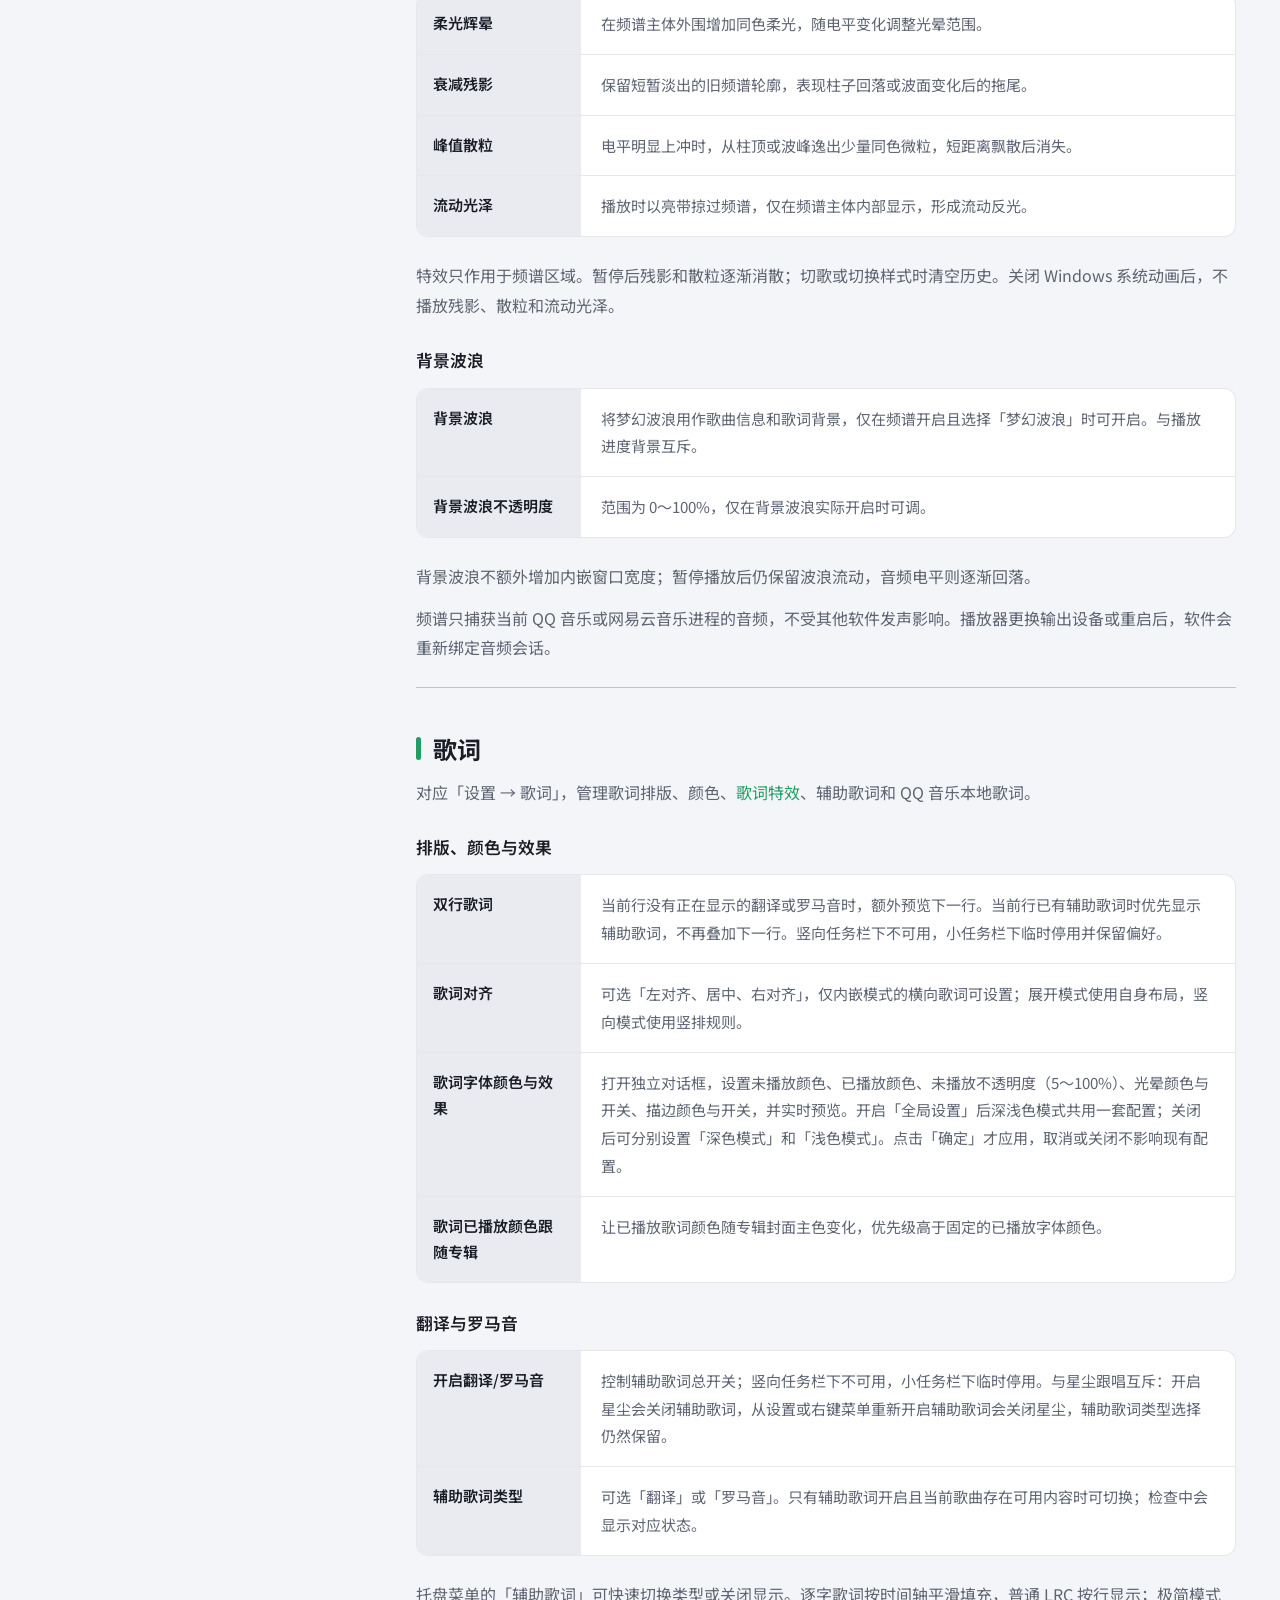
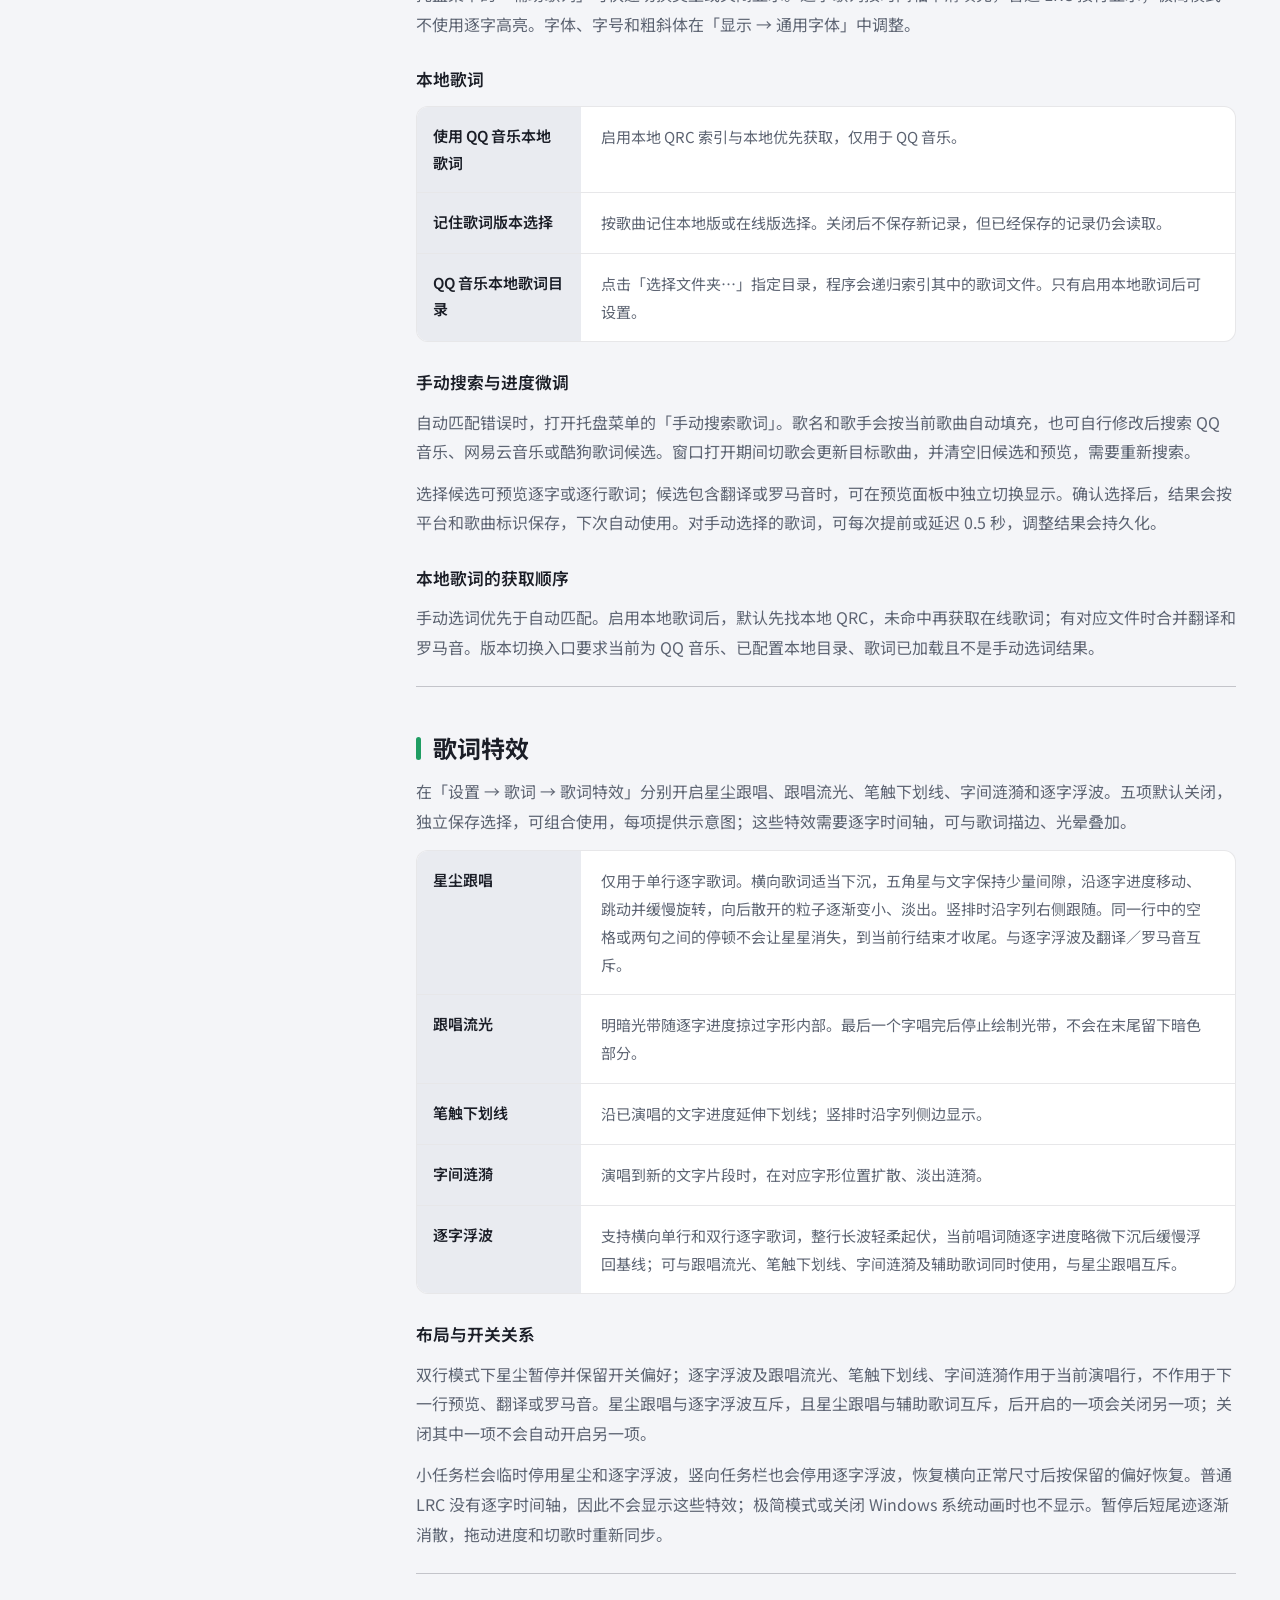
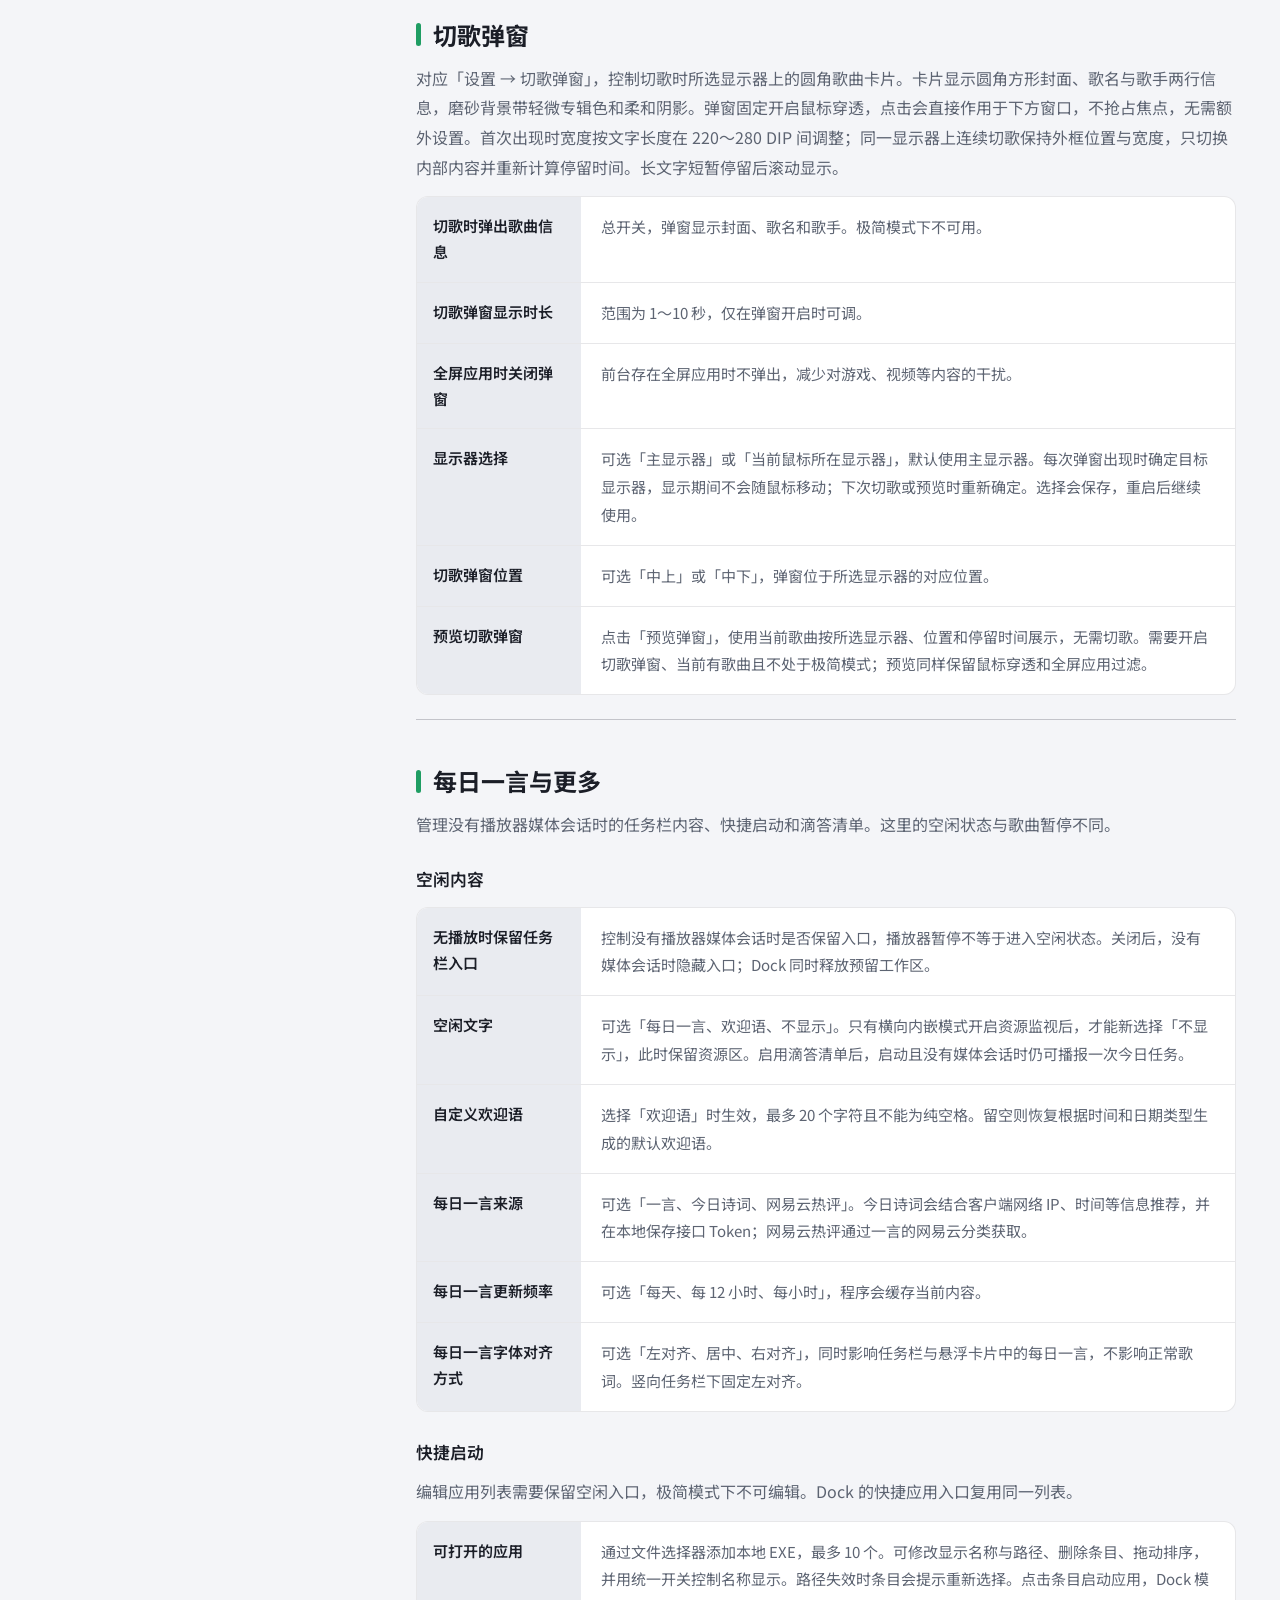
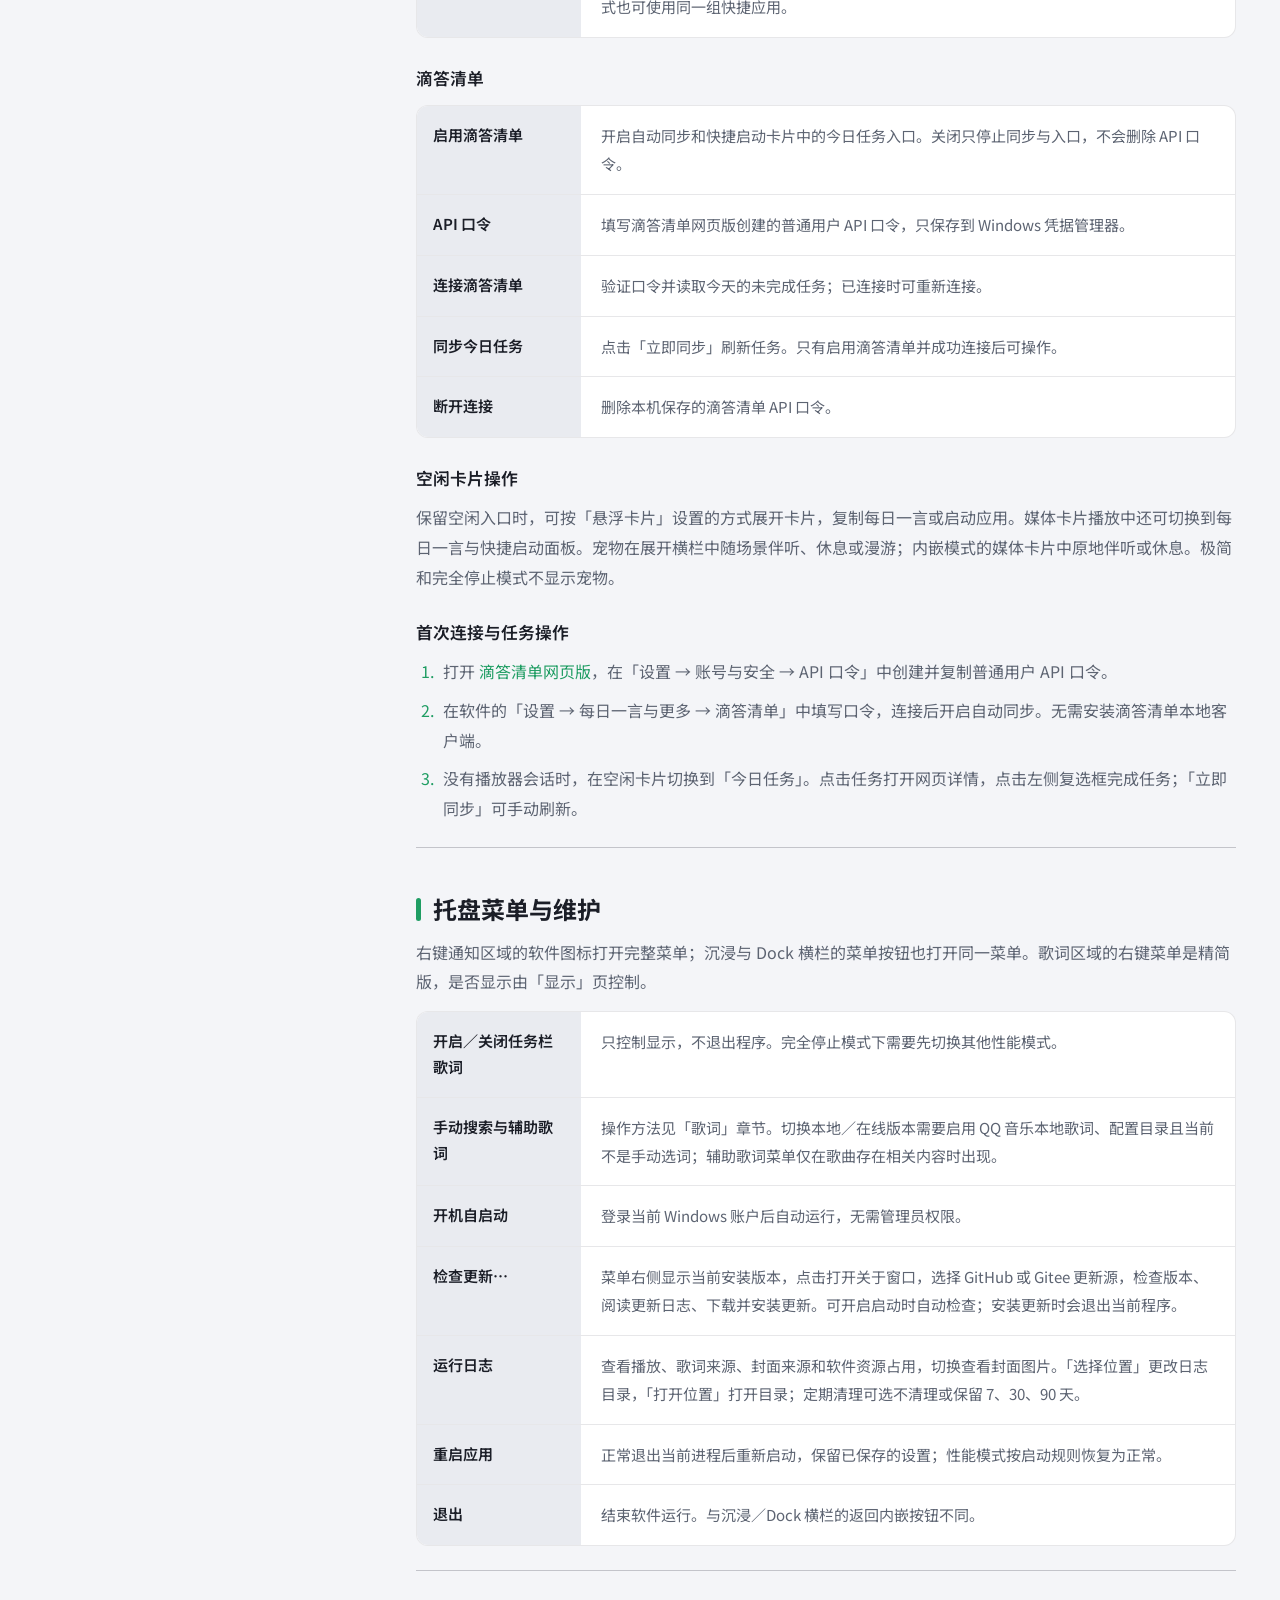
<file: site/docs.html>
<!DOCTYPE html>
<html lang="zh-CN">
<head>
  <meta charset="UTF-8">
  <meta name="viewport" content="width=device-width, initial-scale=1.0">
  <title>文档中心 — QQ 音乐 / 网易云任务栏歌词</title>
  <meta name="description" content="QQ 音乐 / 网易云任务栏歌词使用文档：安装、播放器配置、歌词特效、字号建议、小任务栏适配、资源监视分页、展示模式、播放控制与故障排查。">
  <link rel="icon" type="image/png" href="assets/img/logo.png">
  <link rel="preconnect" href="https://fonts.googleapis.com">
  <link rel="preconnect" href="https://fonts.gstatic.com" crossorigin>
  <link rel="stylesheet" href="https://fonts.googleapis.com/css2?family=Noto+Sans+SC:wght@400;500;700&display=swap">
  <link rel="stylesheet" href="assets/css/style.css">
  <link rel="stylesheet" href="assets/css/pet.css">
  <link rel="stylesheet" href="assets/css/docs.css">
  <script>
    (function () {
      var saved = localStorage.getItem('theme');
      var mode = (saved === 'light' || saved === 'dark') ? saved : 'system';
      var resolved = mode === 'system'
        ? (matchMedia('(prefers-color-scheme: light)').matches ? 'light' : 'dark')
        : mode;
      document.documentElement.dataset.themeMode = mode;
      document.documentElement.dataset.theme = resolved;
    })();
  </script>
</head>
<body>
  <a class="skip-link" href="#docsContent">跳到文档正文</a>

  <header class="site-header" id="siteHeader">
    <div class="container header-inner">
      <a class="brand" href="index.html">
        <img src="assets/img/logo.png" alt="logo" width="28" height="28">
        <span>任务栏歌词</span>
      </a>
      <nav class="nav" aria-label="网站导航">
        <a href="index.html">首页</a>
        <a href="releases.html">更新日志</a>
        <a href="feedback.html">意见反馈</a>
        <a class="nav-github" href="https://github.com/H0308/qq-music-lyrics-displayer" target="_blank" rel="noopener"><svg viewBox="0 0 16 16" fill="currentColor" aria-hidden="true"><path d="M8 0C3.58 0 0 3.58 0 8c0 3.54 2.29 6.53 5.47 7.59.4.07.55-.17.55-.38 0-.19-.01-.82-.01-1.49-2.01.37-2.53-.49-2.69-.94-.09-.23-.48-.94-.82-1.13-.28-.15-.68-.52-.01-.53.63-.01 1.08.58 1.23.82.72 1.21 1.87.87 2.33.66.07-.52.28-.87.51-1.07-1.78-.2-3.64-.89-3.64-3.95 0-.87.31-1.59.82-2.15-.08-.2-.36-1.02.08-2.12 0 0 .67-.21 2.2.82.64-.18 1.32-.27 2-.27.68 0 1.36.09 2 .27 1.53-1.04 2.2-.82 2.2-.82.44 1.1.16 1.92.08 2.12.51.56.82 1.27.82 2.15 0 3.07-1.87 3.75-3.65 3.95.29.25.54.73.54 1.48 0 1.07-.01 1.93-.01 2.2 0 .21.15.46.55.38A8.013 8.013 0 0016 8c0-4.42-3.58-8-8-8z"/></svg><span>GitHub</span></a>
        <a class="nav-gitee" href="https://gitee.com/EPSDA/qq-music-lyrics-displayer" target="_blank" rel="noopener"><svg viewBox="0 0 24 24" fill="currentColor" aria-hidden="true"><path d="M11.984 0A12 12 0 0 0 0 12a12 12 0 0 0 12 12 12 12 0 0 0 12-12A12 12 0 0 0 12 0a12 12 0 0 0-.016 0zm6.09 5.333c.328 0 .593.266.592.593v1.482a.594.594 0 0 1-.593.592H9.777c-.982 0-1.778.796-1.778 1.778v5.63c0 .327.266.592.593.592h5.63c.982 0 1.778-.796 1.778-1.778v-.296a.593.593 0 0 0-.592-.593h-4.15a.592.592 0 0 1-.592-.592v-1.482a.593.593 0 0 1 .593-.592h6.815c.327 0 .593.265.593.592v3.408a4 4 0 0 1-4 4H5.926a.593.593 0 0 1-.593-.593V9.778a4.444 4.444 0 0 1 4.445-4.444h8.296Z"/></svg><span>Gitee</span></a>
      </nav>
      <button class="theme-toggle" id="themeToggle" type="button" aria-label="切换主题模式" title="切换主题模式">
        <svg class="icon-moon" viewBox="0 0 24 24" fill="none" stroke="currentColor" stroke-width="2" stroke-linecap="round" stroke-linejoin="round" aria-hidden="true"><path d="M21 12.8A9 9 0 1 1 11.2 3a7 7 0 0 0 9.8 9.8z"/></svg>
        <svg class="icon-sun" viewBox="0 0 24 24" fill="none" stroke="currentColor" stroke-width="2" stroke-linecap="round" stroke-linejoin="round" aria-hidden="true"><circle cx="12" cy="12" r="4"/><path d="M12 2v2M12 20v2M4.9 4.9l1.4 1.4M17.7 17.7l1.4 1.4M2 12h2M20 12h2M4.9 19.1l1.4-1.4M17.7 6.3l1.4-1.4"/></svg>
        <svg class="icon-system" viewBox="0 0 24 24" fill="none" stroke="currentColor" stroke-width="2" stroke-linecap="round" stroke-linejoin="round" aria-hidden="true"><rect x="3" y="4" width="18" height="12" rx="2"/><path d="M8 20h8M12 16v4"/></svg>
      </button>
      <button class="nav-burger" id="navBurger" type="button" aria-label="打开导航菜单" aria-expanded="false">
        <svg viewBox="0 0 24 24" fill="none" stroke="currentColor" stroke-width="2" stroke-linecap="round" aria-hidden="true"><path d="M4 7h16M4 12h16M4 17h16"/></svg>
      </button>
    </div>
  </header>

  <main>
    <h1 class="sr-only">任务栏歌词使用文档</h1>
    <div class="container docs-layout">
      <aside class="docs-sidebar" aria-label="文档目录">
        <div class="docs-search-wrap">
          <label class="docs-search">
            <svg viewBox="0 0 24 24" fill="none" stroke="currentColor" stroke-width="2" stroke-linecap="round" aria-hidden="true"><circle cx="11" cy="11" r="7"/><path d="m20 20-4-4"/></svg>
            <span class="sr-only">搜索使用文档</span>
            <input id="docsSearch" type="search" placeholder="搜索文档" autocomplete="off">
          </label>
          <p class="docs-search-status" id="docsSearchStatus" role="status" aria-live="polite"></p>
        </div>
        <nav class="docs-toc" id="docsToc" aria-label="文档章节">
          <a class="active" href="#getting-started">快速开始</a>
          <a href="#players">配置音乐播放器</a>
          <div class="docs-toc-group" data-doc-group>
            <a class="docs-toc-heading" href="#settings-reference">设置参考</a>
            <div class="docs-toc-children">
              <a href="#settings-display">显示</a>
              <a href="#font-size-guide">字号建议</a>
              <a href="#settings-modes">展示模式</a>
              <a href="#small-taskbar">小任务栏适配</a>
              <a href="#settings-performance">性能</a>
              <a href="#settings-cards">悬浮卡片</a>
              <a href="#settings-controls">媒体控件</a>
              <a href="#settings-spectrum">频谱</a>
              <a href="#settings-lyrics">歌词</a>
              <a href="#settings-lyric-effects">歌词特效</a>
              <a href="#settings-toast">切歌弹窗</a>
              <a href="#settings-idle">每日一言与更多</a>
              <a href="#system-menu">托盘菜单与维护</a>
              <a href="#troubleshooting">常见问题排查</a>
            </div>
          </div>
        </nav>
        <p class="docs-help">仍未解决？<a href="feedback.html">提交问题反馈</a></p>
      </aside>

      <article class="docs-content" id="docsContent">
        <p class="docs-intro">右键 Windows 通知区域中的软件图标，选择「设置…」。下文按照设置窗口的九个页面编排：先说明选项，再说明相关操作和限制。大多数选项立即生效；字体、颜色等独立对话框需要点击「确定」。</p>

        <section class="doc-section" id="getting-started">
          <h2>快速开始</h2>
          <p>软件仅提供 64 位 Windows 版本。推荐使用 Windows 11；Windows 10 22H2 的核心功能基本可用，但任务栏防遮挡存在兼容性问题，沉浸模式与 Dock 模式尚未在该版本实机验证。音频频谱要求 Windows 10 2004 或更高版本。</p>
          <ol class="doc-steps">
            <li><strong>下载安装。</strong>从 <a href="https://github.com/H0308/qq-music-lyrics-displayer/releases/latest" target="_blank" rel="noopener">GitHub Releases</a> 或 <a href="https://gitee.com/EPSDA/qq-music-lyrics-displayer/releases" target="_blank" rel="noopener">Gitee Releases</a> 下载安装包。国内网络可优先选择 Gitee。安装后运行 <code>QQMusicLyric.exe</code>。</li>
            <li><strong>配置播放器。</strong>QQ 音乐需要开启 SMTC；网易云音乐需要安装 BetterNCM 和 InfLink-rs，具体步骤见下一章。</li>
            <li><strong>播放音乐。</strong>打开已配置的桌面播放器并播放歌曲，封面、歌曲信息和歌词会自动显示在任务栏。两个平台同时运行时，软件会根据当前媒体会话和播放状态自动选择来源。</li>
            <li><strong>调整显示。</strong>右键托盘图标进入「设置…」，选择展示模式、字体、歌词颜色和其他功能。需要登录 Windows 后自动运行时，在托盘菜单勾选「开机自启动」，无需管理员权限。</li>
          </ol>
          <div class="doc-callout"><strong>先确认软件仍在运行</strong><p>关闭歌词显示不会退出软件。需要完全退出时，使用托盘菜单中的「退出」；误选「完全停止」性能模式也会隐藏任务栏歌词。</p></div>
        </section>

        <section class="doc-section" id="players">
          <h2>配置音乐播放器</h2>
          <h3>QQ 音乐桌面版</h3>
          <p>在 QQ 音乐自身设置中开启「显示系统媒体传输控件（SMTC）」，然后播放歌曲。如果软件已经运行但仍未识别，重启 QQ 音乐和 <code>QQMusicLyric.exe</code> 后重试。已测试 QQ 音乐 2252～2280 版本。</p>
          <h3>网易云音乐桌面版</h3>
          <p>网易云音乐官方 SMTC 信息没有可靠的播放进度，需要 InfLink-rs 补充歌曲 ID 和时间轴。适配可用性受 BetterNCM、InfLink-rs 与网易云客户端版本影响。</p>
          <ol>
            <li>从 <a href="https://github.com/std-microblock/BetterNCM-Installer/releases/latest" target="_blank" rel="noopener">BetterNCM Installer</a> 下载并安装 BetterNCM。</li>
            <li>打开网易云音乐的 BetterNCM 插件商店，搜索并安装 <strong>InfLink-rs</strong>。插件商店不可用时，可从 <a href="https://github.com/apoint123/inflink-rs/releases/latest" target="_blank" rel="noopener">InfLink-rs Releases</a> 下载并手动安装。</li>
            <li>按提示重启网易云音乐，再运行或重启 <code>QQMusicLyric.exe</code>。</li>
          </ol>
          <div class="doc-callout doc-callout-warning"><strong>不要混用插件</strong><p>只安装 InfLink-rs，不要同时安装旧版 InfLink。酷狗音乐目前未适配；酷狗歌词仅作为手动搜索的候选来源。</p></div>
        </section>

        <section class="doc-group-heading" id="settings-reference">
          <h2>设置参考</h2>
          <p>选项名称与软件界面保持一致。选项呈灰色时，请先检查当前展示模式、任务栏方向、性能模式及歌曲状态。</p>
          <p>点击设置窗口左上角的「搜索设置」，或按 <kbd>Ctrl+F</kbd> 打开搜索面板。可搜索设置名称、选项或说明，支持用空格分隔多个关键词。点击结果跳转到对应设置，也可用方向键选择、回车跳转，按 <kbd>Esc</kbd> 关闭搜索面板。</p>
          <p>左侧导航栏底部固定提供「文档中心」「问题反馈」「关于与更新」入口，分别打开在线使用文档、反馈页面和软件关于窗口；最下方显示当前安装版本。</p>
        </section>

        <section class="doc-section doc-subsection" id="settings-display">
          <h3 class="doc-section-title">显示</h3>
          <p>对应「设置 → 显示」，管理任务栏与窗口主题、通用字体、歌曲信息、封面、右键菜单，以及所有任务栏内容背景。</p>
          <h4>主题</h4>
          <dl class="doc-settings">
            <div><dt>任务栏内容主题</dt><dd>可选「系统、应用、浅色、深色」。「系统」和「应用」分别跟随 Windows 的系统模式与应用模式，控制任务栏内的歌词和相关信息。</dd></div>
            <div><dt>对话框与悬浮窗主题</dt><dd>同样可选「系统、应用、浅色、深色」，独立控制设置等普通对话框与悬浮窗，不改变任务栏内容。</dd></div>
          </dl>
          <h4>字体、歌曲信息与封面</h4>
          <dl class="doc-settings">
            <div><dt>通用字体</dt><dd>点击「选择字体…」，搜索本机字体，设置字号，并选择常规、加粗、斜体或粗斜体。可实时预览，字号列表提供<a href="#font-size-guide">推荐值与建议最大值标记</a>。字体及样式影响任务栏歌词、每日一言、歌曲信息、沉浸模式时间／日期，以及 Dock 和内嵌模式的资源监视，不影响设置窗口等界面字体；字号主要调整歌词，其他区域使用各自的排版尺寸，矮任务栏下会自动适配。</dd></div>
            <div><dt>显示歌曲信息</dt><dd>控制歌名、歌手等歌曲信息；侧边任务栏的竖向模式下固定关闭。</dd></div>
            <div><dt>显示专辑封面</dt><dd>控制封面是否显示。关闭封面后，平台图标和封面效果也无法设置。</dd></div>
            <div><dt>显示平台图标</dt><dd>在专辑封面右下角显示 QQ 音乐或网易云音乐图标，便于识别当前播放平台。</dd></div>
            <div><dt>专辑封面效果</dt><dd>可选「默认」或「黑胶唱片」。黑胶封面播放时旋转，暂停时停在当前角度；极简模式下固定为默认效果。</dd></div>
          </dl>
          <h4>菜单交互</h4>
          <dl class="doc-settings">
            <div><dt>右键显示任务栏歌词菜单</dt><dd>控制任务栏歌词区域的精简右键菜单。关闭后仍可通过托盘图标右键打开完整菜单。</dd></div>
          </dl>
          <h4>背景效果</h4>
          <dl class="doc-settings">
            <div><dt>播放进度背景</dt><dd>从窗口左缘到歌词右缘，按歌曲进度填充专辑主题色；没有封面时使用系统强调色。与频谱的「背景波浪」互斥，极简模式下不可用。</dd></div>
            <div><dt>进度背景不透明度</dt><dd>范围为 0～100%，仅在播放进度背景开启时可调。</dd></div>
            <div><dt>任务栏内容背景</dt><dd>可选「无、封面模糊、纯色」。封面模糊将专辑封面高斯模糊后铺满；纯色跟随任务栏深浅色。该背景位于最底层，可与播放进度背景或背景波浪叠加。</dd></div>
            <div><dt>封面背景不透明度</dt><dd>范围为 0～100%，仅在选择「封面模糊」时可调。</dd></div>
            <div><dt>任务栏内容动态背景</dt><dd>可选「无、落叶、闪烁星星、二进制、流光粒子」。作用范围在下方单独设置，关闭的内容区域不绘制背景，悬浮卡片不使用该效果，极简模式下暂时关闭。</dd></div>
            <div><dt>动态背景作用范围</dt><dd>可选「都不启用、仅待机内容启用、仅歌词启用、都启用」。「仅待机内容启用」覆盖每日一言（或欢迎语）和资源监视区域；「仅歌词启用」覆盖已显示的封面、歌曲信息、歌词和频谱区域；「都启用」覆盖整个任务栏内容窗口。只有先选择一种动态背景后才能设置范围。</dd></div>
          </dl>
        </section>

        <section class="doc-section doc-subsection" id="font-size-guide">
          <h3 class="doc-section-title">字号建议</h3>
          <p>打开「设置 → 显示 → 通用字体 → 选择字体…」。字号列表直接在对应行显示背景色和右侧说明，保留列表空间，也可手动输入字号。更换字体或样式后，建议值会重新计算。</p>
          <dl class="doc-settings">
            <div><dt>浅绿色 · 推荐</dt><dd>标记计算出的单个推荐字号，不会将所有较小字号都标为推荐。</dd></div>
            <div><dt>浅黄色 · 建议最大值</dt><dd>标记当前字体和任务栏布局下的建议上限；它与推荐值分别表示空间上限和日常使用建议。</dd></div>
            <div><dt>浅红色 · 影响显示效果</dt><dd>表示字号超出当前布局的建议上限或实际支持范围，可能出现裁切，或无法按输入值继续放大、缩小歌词。</dd></div>
          </dl>
          <p>建议结合横向任务栏高度、竖向任务栏宽度、显示缩放、所选字体，以及双行、辅助歌词和星尘占用的空间计算。多个显示器同时显示歌词时，采用共同适用的建议值。</p>
        </section>

        <section class="doc-section doc-subsection" id="settings-modes">
          <h3 class="doc-section-title">展示模式</h3>
          <p>选择歌词显示在原任务栏内、覆盖原任务栏，还是放在独立顶栏或底栏。也可从托盘菜单的「展示模式」切换。</p>
          <h4>任务栏歌词展示模式</h4>
          <dl class="doc-settings">
            <div><dt>内嵌</dt><dd>在主显示器任务栏的空闲区域显示封面、歌曲信息和歌词，封面与歌曲信息可在「显示」页关闭。可选资源监视和频谱，不占用额外桌面工作区。</dd></div>
            <div><dt>沉浸</dt><dd>覆盖所选的横向任务栏，歌词以整条任务栏中心为锚点。封面和歌曲信息位于左侧，固定操作区提供播放、音量、返回内嵌和完整菜单；右侧为频谱区域和时间日期。频谱是否显示仍由频谱开关与性能模式决定。</dd></div>
            <div><dt>Dock 模式</dt><dd>在目标显示器顶部或底部显示独立横栏，并为桌面窗口预留工作区。提供歌词、播放操作、返回内嵌、快捷应用及完整菜单；右侧显示频谱和资源监视，不显示沉浸模式的时钟。</dd></div>
          </dl>
          <div class="doc-callout"><strong>沉浸模式的前提</strong><p>需要存在播放器媒体会话，且目标任务栏为横向。歌曲暂停不等于媒体会话消失。会话消失后回到主显示器内嵌布局；单选侧边任务栏时使用内嵌布局，选择全部显示器时仅覆盖横向任务栏。</p></div>
          <h4>显示器、位置与背景</h4>
          <dl class="doc-settings">
            <div><dt>目标显示器</dt><dd>沉浸与 Dock 模式可选择单台或全部显示器。内嵌固定使用主显示器；沉浸选择全部时只覆盖横向任务栏。目标显示器断开后切回主显示器。</dd></div>
            <div><dt>Dock 位置</dt><dd>可选「顶部」或「底部」。Dock 会通过 Windows AppBar 占用对应工作区，不只覆盖在桌面之上。</dd></div>
            <div><dt>沉浸模式背景</dt><dd>「调整方式」可选「模糊程度」或「不透明度」，随后用 0～100% 滑块调整。模糊从清晰桌面过渡到完全模糊；不透明度从全透明过渡到随 Windows 应用主题变化的纯底色。</dd></div>
            <div><dt>Dock 背景</dt><dd>同样支持模糊程度或不透明度及 0～100% 调节，与沉浸背景分别保存。切换到对应模式后才能调整；如果背景初始化失败，相关选项会禁用，可打开运行日志查看原因。</dd></div>
          </dl>
          <h4>资源监视</h4>
          <p>固定基础指标为系统 CPU 和内存；网络下行、网络上行、GPU 使用率和 CPU 频率为可独立开关的扩展指标，依次补位，超过一页时可在资源区域滚动鼠标翻看。Dock 自带资源区；横向内嵌需要单独开启，沉浸模式不显示资源区。</p>
          <p>正常尺寸采用双行布局，每页最多显示四个指标。<a href="#small-taskbar">小任务栏</a>下改为单行，每页最多两个指标：默认第一页为 CPU、内存，第二页为下行、上行，GPU 使用率和 CPU 频率继续排在后续页。关闭某项后，后续已开启的指标依次补位。鼠标放在资源区滚动即可翻页，翻页时资源区宽度保持稳定。</p>
          <dl class="doc-settings">
            <div><dt>内嵌模式显示资源监视</dt><dd>在横向任务栏的内嵌模式右侧显示 CPU、内存及已开启的扩展指标。</dd></div>
            <div><dt>显示下行速度</dt><dd>默认开启，显示系统网络接收速率。关闭后由后续指标补位，没有其他扩展指标时释放对应宽度。</dd></div>
            <div><dt>显示上行速度</dt><dd>默认开启，显示系统网络发送速率。与下行速度独立控制；关闭后同样由后续指标补位，没有其他扩展指标时释放对应宽度。</dd></div>
            <div><dt>显示 GPU 使用率</dt><dd>在 Dock 资源区或已开启资源监视的内嵌模式中增加 GPU 指标。系统没有可用 GPU 性能计数器时显示「—」。</dd></div>
            <div><dt>显示 CPU 频率</dt><dd>增加 CPU 当前频率指标，例如「频率: 3.6GHz」。系统未提供当前频率时显示「—」。GPU 与 CPU 频率属于扩展指标，可在资源区域滚动鼠标翻看。</dd></div>
          </dl>
          <h4>内嵌定位与自动避让</h4>
          <p>在「任务栏位置」中选择锚点，或按住左键拖动任务栏歌词。拖动时会出现吸附预览，松手后保存位置。软件会避开小组件、搜索、任务视图、应用图标、TrafficMonitor 和酷狗官方任务栏歌词；空间不足时会压缩或迁移，所有位置都放不下时自动隐藏，空间恢复后再显示。</p>
          <h4>沉浸与 Dock 操作</h4>
          <p>沉浸条的非按钮区域被鼠标悬停时会淡出，露出原任务栏供操作。鼠标离开任务栏且没有按住鼠标按键后再恢复。Dock 不使用这种让出交互；没有媒体会话且关闭空闲入口时，Dock 隐藏并释放工作区。</p>
          <p>两种模式的返回按钮都切回内嵌模式；要结束程序，请在完整菜单中选择「退出」。Dock 快捷应用按钮使用「每日一言与更多」中配置的应用列表。</p>
          <p>最大化窗口会避开 Dock 预留的工作区；真正的全屏应用打开时，Dock 按系统通知退到后方，退出全屏后恢复。</p>
          <h4>侧边任务栏与竖向歌词</h4>
          <p>Windows 11 任务栏位于左侧或右侧时，内嵌模式会改用窄栏封面、竖排歌词和纵向播放控件，沉浸模式不可用；Dock 是独立顶栏或底栏，不受任务栏方向影响。竖向模式下歌曲信息、双行歌词、横向歌词对齐、逐字浮波、辅助歌词、资源监视和频谱不可用，每日一言固定左对齐，播放进度背景仍可使用。切回横向任务栏后，上述设置均按保留的偏好恢复可用。</p>
        </section>

        <section class="doc-section doc-subsection" id="small-taskbar">
          <h3 class="doc-section-title">小任务栏适配</h3>
          <p>将 Windows 的任务栏大小设为「小」后，软件会按任务栏实际高度和显示缩放自动适配，无需逐项修改软件设置。各显示器独立判断，正常尺寸的任务栏继续按原布局显示。</p>
          <dl class="doc-settings">
            <div><dt>双行、星尘、逐字浮波与辅助歌词</dt><dd>双行歌词、星尘跟唱、逐字浮波和翻译／罗马音在小任务栏下临时停用，保留单行主歌词。设置页会将相关选项置灰，并保留开关偏好。</dd></div>
            <div><dt>文字与频谱</dt><dd>歌词、歌曲信息、资源信息和沉浸模式时钟按可用高度调整字号；频谱缩小高度并留出上下边距，封面随窗口尺寸适配。</dd></div>
            <div><dt>资源监视分页</dt><dd>改为单行、每页两个指标，通过资源区滚轮依次查看，不会将所有指标横向铺在一页。</dd></div>
            <div><dt>恢复正常大小</dt><dd>按保留的字号、开关偏好恢复原布局和双行资源监视，无需逐个重新开启；原先关闭的功能不会被自动打开。</dd></div>
          </dl>
          <p>Dock 使用独立的顶部或底部横栏，不会因 Windows 任务栏改为「小」而触发上述临时限制。</p>
        </section>

        <section class="doc-section doc-subsection" id="settings-performance">
          <h3 class="doc-section-title">性能</h3>
          <p>对应「设置 → 性能」，也可通过托盘菜单切换。性能模式只对本次运行有效，重启软件后恢复正常模式。</p>
          <div class="doc-table-wrap">
            <table>
              <thead><tr><th>模式</th><th>行为</th></tr></thead>
              <tbody>
                <tr><td>正常</td><td>按各功能开关显示歌词、转场、频谱、背景和悬浮卡片，不会自动开启已关闭的功能。</td></tr>
                <tr><td>低渲染</td><td>将播放动画限制在约 30 FPS，并暂停频谱捕获</td></tr>
                <tr><td>完全停止</td><td>隐藏任务栏歌词，停止帧定时器并释放 GPU 资源，但保留当前会话数据</td></tr>
                <tr><td>极简</td><td>保持正常歌词刷新率，仅保留基础歌词，关闭逐字高亮、转场、频谱、附加背景、媒体卡片和切歌弹窗</td></tr>
              </tbody>
            </table>
          </div>
          <p>从完全停止恢复时，先切换到其他性能模式，再确认任务栏歌词处于开启状态。切回正常模式后，频谱按原开关恢复；极简模式临时关闭的外观效果也按原配置恢复，不会清空偏好。</p>
        </section>

        <section class="doc-section doc-subsection" id="settings-cards">
          <h3 class="doc-section-title">悬浮卡片</h3>
          <p>媒体卡片、每日一言和快捷启动卡片共用这里的展开方式、背景与文字颜色。卡片在内嵌模式使用；沉浸和 Dock 使用横栏上的固定控件，极简模式不展开卡片。</p>
          <p>需要先保留空闲入口，或在「媒体控件」中开启播放控件并选择「媒体卡片」，相关卡片设置才可用。背景颜色、专辑色跟随和动态文字颜色仅在磨砂玻璃背景下可调。</p>
          <dl class="doc-settings">
            <div><dt>悬浮卡片展开方式</dt><dd>「悬浮展开」需要鼠标在歌词区域停留片刻；「点击展开」可点击歌词区域任意位置立即打开。极简模式下不可用。</dd></div>
            <div><dt>悬浮卡片背景</dt><dd>可选「纯色」或「磨砂玻璃」，三类卡片统一使用。</dd></div>
            <div><dt>悬浮卡片背景颜色</dt><dd>点击颜色值打开取色器。磨砂背景未使用有效专辑色时，三类卡片共用该颜色；仅磨砂玻璃模式可设置。</dd></div>
            <div><dt>磨砂玻璃颜色跟随专辑</dt><dd>播放且成功提取专辑主色时，磨砂卡片使用专辑色；没有播放时回退到自定义背景颜色。</dd></div>
            <div><dt>磨砂卡片字体颜色动态变化</dt><dd>根据卡片背后内容的明暗自动切换黑色或白色文字，同时作用于媒体卡片、每日一言和快捷启动卡片。</dd></div>
          </dl>
        </section>

        <section class="doc-section doc-subsection" id="settings-controls">
          <h3 class="doc-section-title">媒体控件</h3>
          <p>管理内嵌模式的播放操作。歌曲是否支持上一首、下一首等操作取决于当前播放器提供的控制能力。</p>
          <dl class="doc-settings">
            <div><dt>显示播放控件</dt><dd>开启后可在歌词区域使用播放控制。沉浸和 Dock 模式自带固定控制区，因此该设置在这两种展开模式下不可用。</dd></div>
            <div><dt>控件样式</dt><dd>「内嵌控件」在鼠标悬浮时显示，提供播放操作；「媒体卡片」还显示歌曲进度，其展开方式由「悬浮卡片」页决定。点击卡片中的应用图标或名称可打开播放器。只有显示播放控件且非极简模式时可选择。</dd></div>
          </dl>
          <h4>播放操作与媒体卡片</h4>
          <p>内嵌控件和媒体卡片都支持上一首、播放／暂停和下一首。媒体卡片额外显示封面、当前进度和总时长。音量按钮可展开应用音量滑块，支持拖动、滚轮和静音；音量只作用于当前音乐应用，不改变系统主音量。</p>
          <p>沉浸与 Dock 模式使用自身固定的控制区，不需要另行开启这里的播放控件。切歌提示的时长、位置和全屏应用行为可在「切歌弹窗」中设置。</p>
        </section>

        <section class="doc-section doc-subsection" id="settings-spectrum">
          <h3 class="doc-section-title">频谱</h3>
          <p>对应「设置 → 频谱」，控制当前 QQ 音乐或网易云音乐进程的音频频谱。侧边任务栏和极简模式下不可用，低渲染与完全停止模式会暂停捕获。</p>
          <h4>开关与配色</h4>
          <dl class="doc-settings">
            <div><dt>频谱</dt><dd>频谱总开关，开启后才能设置配色、样式与特效。</dd></div>
            <div><dt>频谱颜色</dt><dd>可选「跟随已播放色、跟随专辑主题色、自定义颜色」。自定义颜色作为频谱基色。</dd></div>
            <div><dt>自定义频谱颜色</dt><dd>点击颜色值选择颜色，仅在选择「自定义颜色」时生效。</dd></div>
            <div><dt>频谱渐变色</dt><dd>基于当前频谱颜色生成渐变配色。默认和柱状图样式中的每根柱子从底部深色连续过渡到顶部浅色，没有分层色带；其他样式按频段电平改变明暗。此开关不控制频谱区域的宽度。</dd></div>
          </dl>
          <h4>频谱样式</h4>
          <p>通过样式卡片选择外形；卡片中的示意图用于比较各样式的表现。</p>
          <dl class="doc-settings">
            <div><dt>默认</dt><dd>圆角频谱柱以水平中线为基准，上下对称跳动。</dd></div>
            <div><dt>柱状图</dt><dd>频谱柱从底部向上增长，柱底保持在同一条基线上。</dd></div>
            <div><dt>梦幻波浪</dt><dd>三层半透明波面叠加，随音频电平起伏；也可通过「背景波浪」开关铺在歌曲信息和歌词后方。</dd></div>
            <div><dt>分段电平</dt><dd>以逐格点亮的小格显示电平，顶部峰值标记短暂停留后缓慢回落。</dd></div>
            <div><dt>底缘频谱带</dt><dd>沿歌词区下边缘展开低矮频谱，不额外增加内嵌窗口宽度。</dd></div>
          </dl>
          <h4>频谱特效</h4>
          <p>位于频谱样式下方，可叠加在现有频谱上。四项特效默认关闭，均可独立开关或组合使用，并保存选择。每项及「频谱渐变色」均有示意图，点击图片也可切换对应开关。</p>
          <dl class="doc-settings">
            <div><dt>柔光辉晕</dt><dd>在频谱主体外围增加同色柔光，随电平变化调整光晕范围。</dd></div>
            <div><dt>衰减残影</dt><dd>保留短暂淡出的旧频谱轮廓，表现柱子回落或波面变化后的拖尾。</dd></div>
            <div><dt>峰值散粒</dt><dd>电平明显上冲时，从柱顶或波峰逸出少量同色微粒，短距离飘散后消失。</dd></div>
            <div><dt>流动光泽</dt><dd>播放时以亮带掠过频谱，仅在频谱主体内部显示，形成流动反光。</dd></div>
          </dl>
          <p>特效只作用于频谱区域。暂停后残影和散粒逐渐消散；切歌或切换样式时清空历史。关闭 Windows 系统动画后，不播放残影、散粒和流动光泽。</p>
          <h4>背景波浪</h4>
          <dl class="doc-settings">
            <div><dt>背景波浪</dt><dd>将梦幻波浪用作歌曲信息和歌词背景，仅在频谱开启且选择「梦幻波浪」时可开启。与播放进度背景互斥。</dd></div>
            <div><dt>背景波浪不透明度</dt><dd>范围为 0～100%，仅在背景波浪实际开启时可调。</dd></div>
          </dl>
          <p>背景波浪不额外增加内嵌窗口宽度；暂停播放后仍保留波浪流动，音频电平则逐渐回落。</p>
          <p>频谱只捕获当前 QQ 音乐或网易云音乐进程的音频，不受其他软件发声影响。播放器更换输出设备或重启后，软件会重新绑定音频会话。</p>
        </section>

        <section class="doc-section doc-subsection" id="settings-lyrics">
          <h3 class="doc-section-title">歌词</h3>
          <p>对应「设置 → 歌词」，管理歌词排版、颜色、<a href="#settings-lyric-effects">歌词特效</a>、辅助歌词和 QQ 音乐本地歌词。</p>
          <h4>排版、颜色与效果</h4>
          <dl class="doc-settings">
            <div><dt>双行歌词</dt><dd>当前行没有正在显示的翻译或罗马音时，额外预览下一行。当前行已有辅助歌词时优先显示辅助歌词，不再叠加下一行。竖向任务栏下不可用，小任务栏下临时停用并保留偏好。</dd></div>
            <div><dt>歌词对齐</dt><dd>可选「左对齐、居中、右对齐」，仅内嵌模式的横向歌词可设置；展开模式使用自身布局，竖向模式使用竖排规则。</dd></div>
            <div><dt>歌词字体颜色与效果</dt><dd>打开独立对话框，设置未播放颜色、已播放颜色、未播放不透明度（5～100%）、光晕颜色与开关、描边颜色与开关，并实时预览。开启「全局设置」后深浅色模式共用一套配置；关闭后可分别设置「深色模式」和「浅色模式」。点击「确定」才应用，取消或关闭不影响现有配置。</dd></div>
            <div><dt>歌词已播放颜色跟随专辑</dt><dd>让已播放歌词颜色随专辑封面主色变化，优先级高于固定的已播放字体颜色。</dd></div>
          </dl>
          <h4>翻译与罗马音</h4>
          <dl class="doc-settings">
            <div><dt>开启翻译/罗马音</dt><dd>控制辅助歌词总开关；竖向任务栏下不可用，小任务栏下临时停用。与星尘跟唱互斥：开启星尘会关闭辅助歌词，从设置或右键菜单重新开启辅助歌词会关闭星尘，辅助歌词类型选择仍然保留。</dd></div>
            <div><dt>辅助歌词类型</dt><dd>可选「翻译」或「罗马音」。只有辅助歌词开启且当前歌曲存在可用内容时可切换；检查中会显示对应状态。</dd></div>
          </dl>
          <p>托盘菜单的「辅助歌词」可快速切换类型或关闭显示。逐字歌词按时间轴平滑填充，普通 LRC 按行显示；极简模式不使用逐字高亮。字体、字号和粗斜体在「显示 → 通用字体」中调整。</p>
          <h4>本地歌词</h4>
          <dl class="doc-settings">
            <div><dt>使用 QQ 音乐本地歌词</dt><dd>启用本地 QRC 索引与本地优先获取，仅用于 QQ 音乐。</dd></div>
            <div><dt>记住歌词版本选择</dt><dd>按歌曲记住本地版或在线版选择。关闭后不保存新记录，但已经保存的记录仍会读取。</dd></div>
            <div><dt>QQ 音乐本地歌词目录</dt><dd>点击「选择文件夹…」指定目录，程序会递归索引其中的歌词文件。只有启用本地歌词后可设置。</dd></div>
          </dl>
          <h4>手动搜索与进度微调</h4>
          <p>自动匹配错误时，打开托盘菜单的「手动搜索歌词」。歌名和歌手会按当前歌曲自动填充，也可自行修改后搜索 QQ 音乐、网易云音乐或酷狗歌词候选。窗口打开期间切歌会更新目标歌曲，并清空旧候选和预览，需要重新搜索。</p>
          <p>选择候选可预览逐字或逐行歌词；候选包含翻译或罗马音时，可在预览面板中独立切换显示。确认选择后，结果会按平台和歌曲标识保存，下次自动使用。对手动选择的歌词，可每次提前或延迟 0.5 秒，调整结果会持久化。</p>
          <h4>本地歌词的获取顺序</h4>
          <p>手动选词优先于自动匹配。启用本地歌词后，默认先找本地 QRC，未命中再获取在线歌词；有对应文件时合并翻译和罗马音。版本切换入口要求当前为 QQ 音乐、已配置本地目录、歌词已加载且不是手动选词结果。</p>
        </section>

        <section class="doc-section doc-subsection" id="settings-lyric-effects">
          <h3 class="doc-section-title">歌词特效</h3>
          <p>在「设置 → 歌词 → 歌词特效」分别开启星尘跟唱、跟唱流光、笔触下划线、字间涟漪和逐字浮波。五项默认关闭，独立保存选择，可组合使用，每项提供示意图；这些特效需要逐字时间轴，可与歌词描边、光晕叠加。</p>
          <dl class="doc-settings">
            <div><dt>星尘跟唱</dt><dd>仅用于单行逐字歌词。横向歌词适当下沉，五角星与文字保持少量间隙，沿逐字进度移动、跳动并缓慢旋转，向后散开的粒子逐渐变小、淡出。竖排时沿字列右侧跟随。同一行中的空格或两句之间的停顿不会让星星消失，到当前行结束才收尾。与逐字浮波及翻译／罗马音互斥。</dd></div>
            <div><dt>跟唱流光</dt><dd>明暗光带随逐字进度掠过字形内部。最后一个字唱完后停止绘制光带，不会在末尾留下暗色部分。</dd></div>
            <div><dt>笔触下划线</dt><dd>沿已演唱的文字进度延伸下划线；竖排时沿字列侧边显示。</dd></div>
            <div><dt>字间涟漪</dt><dd>演唱到新的文字片段时，在对应字形位置扩散、淡出涟漪。</dd></div>
            <div><dt>逐字浮波</dt><dd>支持横向单行和双行逐字歌词，整行长波轻柔起伏，当前唱词随逐字进度略微下沉后缓慢浮回基线；可与跟唱流光、笔触下划线、字间涟漪及辅助歌词同时使用，与星尘跟唱互斥。</dd></div>
          </dl>
          <h4>布局与开关关系</h4>
          <p>双行模式下星尘暂停并保留开关偏好；逐字浮波及跟唱流光、笔触下划线、字间涟漪作用于当前演唱行，不作用于下一行预览、翻译或罗马音。星尘跟唱与逐字浮波互斥，且星尘跟唱与辅助歌词互斥，后开启的一项会关闭另一项；关闭其中一项不会自动开启另一项。</p>
          <p>小任务栏会临时停用星尘和逐字浮波，竖向任务栏也会停用逐字浮波，恢复横向正常尺寸后按保留的偏好恢复。普通 LRC 没有逐字时间轴，因此不会显示这些特效；极简模式或关闭 Windows 系统动画时也不显示。暂停后短尾迹逐渐消散，拖动进度和切歌时重新同步。</p>
        </section>

        <section class="doc-section doc-subsection" id="settings-toast">
          <h3 class="doc-section-title">切歌弹窗</h3>
          <p>对应「设置 → 切歌弹窗」，控制切歌时所选显示器上的圆角歌曲卡片。卡片显示圆角方形封面、歌名与歌手两行信息，磨砂背景带轻微专辑色和柔和阴影。弹窗固定开启鼠标穿透，点击会直接作用于下方窗口，不抢占焦点，无需额外设置。首次出现时宽度按文字长度在 220～280 DIP 间调整；同一显示器上连续切歌保持外框位置与宽度，只切换内部内容并重新计算停留时间。长文字短暂停留后滚动显示。</p>
          <dl class="doc-settings">
            <div><dt>切歌时弹出歌曲信息</dt><dd>总开关，弹窗显示封面、歌名和歌手。极简模式下不可用。</dd></div>
            <div><dt>切歌弹窗显示时长</dt><dd>范围为 1～10 秒，仅在弹窗开启时可调。</dd></div>
            <div><dt>全屏应用时关闭弹窗</dt><dd>前台存在全屏应用时不弹出，减少对游戏、视频等内容的干扰。</dd></div>
            <div><dt>显示器选择</dt><dd>可选「主显示器」或「当前鼠标所在显示器」，默认使用主显示器。每次弹窗出现时确定目标显示器，显示期间不会随鼠标移动；下次切歌或预览时重新确定。选择会保存，重启后继续使用。</dd></div>
            <div><dt>切歌弹窗位置</dt><dd>可选「中上」或「中下」，弹窗位于所选显示器的对应位置。</dd></div>
            <div><dt>预览切歌弹窗</dt><dd>点击「预览弹窗」，使用当前歌曲按所选显示器、位置和停留时间展示，无需切歌。需要开启切歌弹窗、当前有歌曲且不处于极简模式；预览同样保留鼠标穿透和全屏应用过滤。</dd></div>
          </dl>
        </section>

        <section class="doc-section doc-subsection" id="settings-idle">
          <h3 class="doc-section-title">每日一言与更多</h3>
          <p>管理没有播放器媒体会话时的任务栏内容、快捷启动和滴答清单。这里的空闲状态与歌曲暂停不同。</p>
          <h4>空闲内容</h4>
          <dl class="doc-settings">
            <div><dt>无播放时保留任务栏入口</dt><dd>控制没有播放器媒体会话时是否保留入口，播放器暂停不等于进入空闲状态。关闭后，没有媒体会话时隐藏入口；Dock 同时释放预留工作区。</dd></div>
            <div><dt>空闲文字</dt><dd>可选「每日一言、欢迎语、不显示」。只有横向内嵌模式开启资源监视后，才能新选择「不显示」，此时保留资源区。启用滴答清单后，启动且没有媒体会话时仍可播报一次今日任务。</dd></div>
            <div><dt>自定义欢迎语</dt><dd>选择「欢迎语」时生效，最多 20 个字符且不能为纯空格。留空则恢复根据时间和日期类型生成的默认欢迎语。</dd></div>
            <div><dt>每日一言来源</dt><dd>可选「一言、今日诗词、网易云热评」。今日诗词会结合客户端网络 IP、时间等信息推荐，并在本地保存接口 Token；网易云热评通过一言的网易云分类获取。</dd></div>
            <div><dt>每日一言更新频率</dt><dd>可选「每天、每 12 小时、每小时」，程序会缓存当前内容。</dd></div>
            <div><dt>每日一言字体对齐方式</dt><dd>可选「左对齐、居中、右对齐」，同时影响任务栏与悬浮卡片中的每日一言，不影响正常歌词。竖向任务栏下固定左对齐。</dd></div>
          </dl>
          <h4>快捷启动</h4>
          <p>编辑应用列表需要保留空闲入口，极简模式下不可编辑。Dock 的快捷应用入口复用同一列表。</p>
          <dl class="doc-settings">
            <div><dt>可打开的应用</dt><dd>通过文件选择器添加本地 EXE，最多 10 个。可修改显示名称与路径、删除条目、拖动排序，并用统一开关控制名称显示。路径失效时条目会提示重新选择。点击条目启动应用，Dock 模式也可使用同一组快捷应用。</dd></div>
          </dl>
          <h4>滴答清单</h4>
          <dl class="doc-settings">
            <div><dt>启用滴答清单</dt><dd>开启自动同步和快捷启动卡片中的今日任务入口。关闭只停止同步与入口，不会删除 API 口令。</dd></div>
            <div><dt>API 口令</dt><dd>填写滴答清单网页版创建的普通用户 API 口令，只保存到 Windows 凭据管理器。</dd></div>
            <div><dt>连接滴答清单</dt><dd>验证口令并读取今天的未完成任务；已连接时可重新连接。</dd></div>
            <div><dt>同步今日任务</dt><dd>点击「立即同步」刷新任务。只有启用滴答清单并成功连接后可操作。</dd></div>
            <div><dt>断开连接</dt><dd>删除本机保存的滴答清单 API 口令。</dd></div>
          </dl>
          <h4>空闲卡片操作</h4>
          <p>保留空闲入口时，可按「悬浮卡片」设置的方式展开卡片，复制每日一言或启动应用。媒体卡片播放中还可切换到每日一言与快捷启动面板。宠物在展开横栏中随场景伴听、休息或漫游；内嵌模式的媒体卡片中原地伴听或休息。极简和完全停止模式不显示宠物。</p>
          <h4>首次连接与任务操作</h4>
          <ol>
            <li>打开 <a href="https://dida365.com/webapp/" target="_blank" rel="noopener">滴答清单网页版</a>，在「设置 → 账号与安全 → API 口令」中创建并复制普通用户 API 口令。</li>
            <li>在软件的「设置 → 每日一言与更多 → 滴答清单」中填写口令，连接后开启自动同步。无需安装滴答清单本地客户端。</li>
            <li>没有播放器会话时，在空闲卡片切换到「今日任务」。点击任务打开网页详情，点击左侧复选框完成任务；「立即同步」可手动刷新。</li>
          </ol>
        </section>

        <section class="doc-section doc-subsection" id="system-menu">
          <h3 class="doc-section-title">托盘菜单与维护</h3>
          <p>右键通知区域的软件图标打开完整菜单；沉浸与 Dock 横栏的菜单按钮也打开同一菜单。歌词区域的右键菜单是精简版，是否显示由「显示」页控制。</p>
          <dl class="doc-settings">
            <div><dt>开启／关闭任务栏歌词</dt><dd>只控制显示，不退出程序。完全停止模式下需要先切换其他性能模式。</dd></div>
            <div><dt>手动搜索与辅助歌词</dt><dd>操作方法见「歌词」章节。切换本地／在线版本需要启用 QQ 音乐本地歌词、配置目录且当前不是手动选词；辅助歌词菜单仅在歌曲存在相关内容时出现。</dd></div>
            <div><dt>开机自启动</dt><dd>登录当前 Windows 账户后自动运行，无需管理员权限。</dd></div>
            <div><dt>检查更新…</dt><dd>菜单右侧显示当前安装版本，点击打开关于窗口，选择 GitHub 或 Gitee 更新源，检查版本、阅读更新日志、下载并安装更新。可开启启动时自动检查；安装更新时会退出当前程序。</dd></div>
            <div><dt>运行日志</dt><dd>查看播放、歌词来源、封面来源和软件资源占用，切换查看封面图片。「选择位置」更改日志目录，「打开位置」打开目录；定期清理可选不清理或保留 7、30、90 天。</dd></div>
            <div><dt>重启应用</dt><dd>正常退出当前进程后重新启动，保留已保存的设置；性能模式按启动规则恢复为正常。</dd></div>
            <div><dt>退出</dt><dd>结束软件运行。与沉浸／Dock 横栏的返回内嵌按钮不同。</dd></div>
          </dl>
        </section>

        <section class="doc-section doc-subsection" id="troubleshooting">
          <h3 class="doc-section-title">常见问题排查</h3>
          <h4>播放歌曲后没有显示歌词</h4>
          <p>依次确认托盘菜单中的任务栏歌词已开启、性能模式不是「完全停止」，以及播放器配置符合前文要求。内嵌模式下，任务栏空间不足也会自动隐藏歌词；关闭不需要的任务栏按钮或其他任务栏插件后再观察。Windows 10 的防遮挡兼容性有限，可能出现重叠或隐藏异常。</p>
          <h4>网易云音乐没有歌曲或进度信息</h4>
          <p>确认安装的是 BetterNCM 与 InfLink-rs，而非旧版 InfLink，并在插件安装后重启网易云音乐和本软件。仍无法识别时，检查插件与当前网易云客户端版本是否兼容。</p>
          <h4>歌词匹配错误或时间不一致</h4>
          <p>使用托盘菜单的「手动搜索歌词」选择正确候选，再利用提前／延迟 0.5 秒微调时间轴。QQ 音乐启用本地歌词后，也可在本地版与在线版之间切换，比较哪个版本更准确。</p>
          <h4>频谱没有跳动</h4>
          <p>确认系统为 Windows 10 2004 或更高版本、当前播放器正在发声、频谱已开启，并使用「正常」性能模式。低渲染、完全停止和极简模式会暂停频谱，侧边任务栏的竖向模式也会关闭频谱。播放器更换输出设备或重启后，可稍等软件重新绑定音频会话。</p>
          <h4>背景波浪开关为什么是灰色？</h4>
          <p>先开启频谱，并在「频谱样式」中选择「梦幻波浪」。其他样式不能开启背景波浪；同时确认使用横向布局和「正常」性能模式。</p>
          <h4>星尘跟唱开启后为什么没有星星？</h4>
          <p>星尘需要单行逐字歌词，普通 LRC 不显示；双行模式、小任务栏、极简模式或关闭 Windows 系统动画时也不显示。开启逐字浮波，或重新开启翻译、罗马音都会关闭星尘。具体开关关系见<a href="#settings-lyric-effects">歌词特效</a>。</p>
          <h4>小任务栏下部分功能置灰、资源监视只剩两个指标？</h4>
          <p>这是<a href="#small-taskbar">小任务栏自动适配</a>：双行、星尘、逐字浮波和辅助歌词临时停用，资源监视改为每页两个指标，在资源区滚动鼠标即可查看后续指标。恢复正常任务栏大小后，软件会按保留的偏好恢复，无需逐项开启。</p>
          <h4>字号列表的绿色、黄色和红色是什么意思？</h4>
          <p>绿色标记单个推荐字号，黄色表示建议最大值，红色表示影响显示效果。标记结合所选字体、任务栏尺寸和歌词布局计算；其他正常字号保持普通背景。详见<a href="#font-size-guide">字号建议</a>。</p>
          <h4>沉浸模式没有出现</h4>
          <p>确认存在活动音乐会话并使用横向任务栏。单独选择侧边任务栏时按内嵌布局显示；选择全部显示器时，沉浸模式只覆盖横向任务栏。</p>
          <h4>设置没有保存或程序行为异常</h4>
          <p>检查软件弹出的设置文件读写提示，确认当前 Windows 账户对配置目录具有访问权限，且文件没有被其他程序占用。随后打开「运行日志」查看详细事件；需要协助时，前往<a href="feedback.html">意见反馈</a>，说明系统版本、播放器版本、所用展示模式和问题复现步骤。</p>
        </section>

        <div class="docs-end">
          <p>文档未覆盖你的问题？</p>
          <a class="btn btn-ghost" href="feedback.html">前往意见反馈</a>
        </div>
      </article>
    </div>
  </main>

  <footer class="site-footer">
    <div class="container footer-inner">
      <p>QQ 音乐 / 网易云任务栏歌词 · Apache-2.0</p>
      <p class="footer-links">
        <a href="https://github.com/H0308/qq-music-lyrics-displayer" target="_blank" rel="noopener">GitHub</a>
        <a href="https://gitee.com/EPSDA/qq-music-lyrics-displayer" target="_blank" rel="noopener">Gitee</a>
        <a href="index.html">返回首页</a>
      </p>
    </div>
  </footer>

  <button class="back-to-top" id="backToTop" type="button" aria-label="返回顶部" title="返回顶部">
    <svg class="progress-ring" viewBox="0 0 48 48" aria-hidden="true"><circle class="ring-track" cx="24" cy="24" r="21"/><circle class="ring-progress" id="ringProgress" cx="24" cy="24" r="21"/></svg>
    <svg class="arrow" viewBox="0 0 24 24" fill="none" stroke="currentColor" stroke-width="2.2" stroke-linecap="round" stroke-linejoin="round" aria-hidden="true"><path d="M12 19V5M5 12l7-7 7 7"/></svg>
  </button>

  <script src="assets/js/main.js"></script>
  <script src="assets/js/pet.js"></script>
  <script src="assets/js/docs.js"></script>
</body>
</html>
</file>
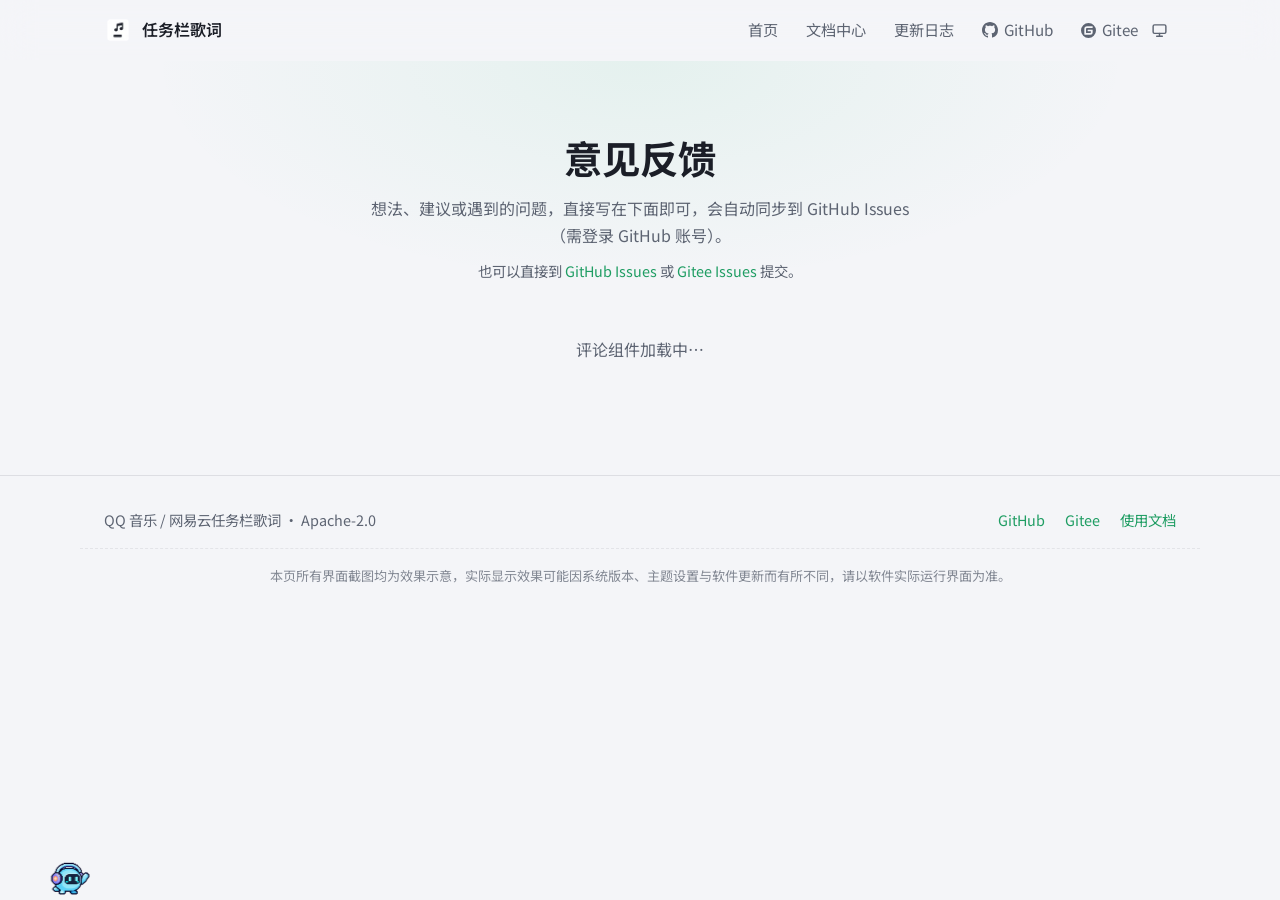
<file: site/feedback.html>
<!DOCTYPE html>
<html lang="zh-CN">
<head>
  <meta charset="UTF-8">
  <meta name="viewport" content="width=device-width, initial-scale=1.0">
  <title>意见反馈 — QQ 音乐 / 网易云任务栏歌词</title>
  <meta name="description" content="在这里反馈 QQ 音乐 / 网易云任务栏歌词的问题与建议，内容自动同步到 GitHub Issues。">
  <link rel="icon" type="image/png" href="assets/img/logo.png">
  <link rel="preconnect" href="https://fonts.googleapis.com">
  <link rel="preconnect" href="https://fonts.gstatic.com" crossorigin>
  <link rel="stylesheet" href="https://fonts.googleapis.com/css2?family=Noto+Sans+SC:wght@400;500;700&display=swap">
  <link rel="stylesheet" href="assets/css/style.css">
  <link rel="stylesheet" href="assets/css/pet.css">
  <script>
    // 首帧前确定主题，避免闪屏。themeMode: system | light | dark
    (function () {
      var saved = localStorage.getItem('theme');
      var mode = (saved === 'light' || saved === 'dark') ? saved : 'system';
      var resolved = mode === 'system'
        ? (matchMedia('(prefers-color-scheme: light)').matches ? 'light' : 'dark')
        : mode;
      document.documentElement.dataset.themeMode = mode;
      document.documentElement.dataset.theme = resolved;
    })();
  </script>
</head>
<body>

  <header class="site-header" id="siteHeader">
    <div class="container header-inner">
      <a class="brand" href="index.html">
        <img src="assets/img/logo.png" alt="logo" width="28" height="28">
        <span>任务栏歌词</span>
      </a>
      <nav class="nav">
        <a href="index.html">首页</a>
        <a href="docs.html">文档中心</a>
        <a href="releases.html">更新日志</a>
        <a class="nav-github" href="https://github.com/H0308/qq-music-lyrics-displayer" target="_blank" rel="noopener"><svg viewBox="0 0 16 16" fill="currentColor" aria-hidden="true"><path d="M8 0C3.58 0 0 3.58 0 8c0 3.54 2.29 6.53 5.47 7.59.4.07.55-.17.55-.38 0-.19-.01-.82-.01-1.49-2.01.37-2.53-.49-2.69-.94-.09-.23-.48-.94-.82-1.13-.28-.15-.68-.52-.01-.53.63-.01 1.08.58 1.23.82.72 1.21 1.87.87 2.33.66.07-.52.28-.87.51-1.07-1.78-.2-3.64-.89-3.64-3.95 0-.87.31-1.59.82-2.15-.08-.2-.36-1.02.08-2.12 0 0 .67-.21 2.2.82.64-.18 1.32-.27 2-.27.68 0 1.36.09 2 .27 1.53-1.04 2.2-.82 2.2-.82.44 1.1.16 1.92.08 2.12.51.56.82 1.27.82 2.15 0 3.07-1.87 3.75-3.65 3.95.29.25.54.73.54 1.48 0 1.07-.01 1.93-.01 2.2 0 .21.15.46.55.38A8.013 8.013 0 0016 8c0-4.42-3.58-8-8-8z"/></svg><span>GitHub</span></a>
        <a class="nav-gitee" href="https://gitee.com/EPSDA/qq-music-lyrics-displayer" target="_blank" rel="noopener"><svg viewBox="0 0 24 24" fill="currentColor" aria-hidden="true"><path d="M11.984 0A12 12 0 0 0 0 12a12 12 0 0 0 12 12 12 12 0 0 0 12-12A12 12 0 0 0 12 0a12 12 0 0 0-.016 0zm6.09 5.333c.328 0 .593.266.592.593v1.482a.594.594 0 0 1-.593.592H9.777c-.982 0-1.778.796-1.778 1.778v5.63c0 .327.266.592.593.592h5.63c.982 0 1.778-.796 1.778-1.778v-.296a.593.593 0 0 0-.592-.593h-4.15a.592.592 0 0 1-.592-.592v-1.482a.593.593 0 0 1 .593-.592h6.815c.327 0 .593.265.593.592v3.408a4 4 0 0 1-4 4H5.926a.593.593 0 0 1-.593-.593V9.778a4.444 4.444 0 0 1 4.445-4.444h8.296Z"/></svg><span>Gitee</span></a>

      </nav>
<button class="theme-toggle" id="themeToggle" type="button" aria-label="切换主题模式" title="切换主题模式">
        <svg class="icon-moon" viewBox="0 0 24 24" fill="none" stroke="currentColor" stroke-width="2" stroke-linecap="round" stroke-linejoin="round" aria-hidden="true">
          <path d="M21 12.8A9 9 0 1 1 11.2 3a7 7 0 0 0 9.8 9.8z"/>
        </svg>
        <svg class="icon-sun" viewBox="0 0 24 24" fill="none" stroke="currentColor" stroke-width="2" stroke-linecap="round" stroke-linejoin="round" aria-hidden="true">
          <circle cx="12" cy="12" r="4"/>
          <path d="M12 2v2M12 20v2M4.9 4.9l1.4 1.4M17.7 17.7l1.4 1.4M2 12h2M20 12h2M4.9 19.1l1.4-1.4M17.7 6.3l1.4-1.4"/>
        </svg>
        <svg class="icon-system" viewBox="0 0 24 24" fill="none" stroke="currentColor" stroke-width="2" stroke-linecap="round" stroke-linejoin="round" aria-hidden="true">
          <rect x="3" y="4" width="18" height="12" rx="2"/>
          <path d="M8 20h8M12 16v4"/>
        </svg>
      </button>
      <button class="nav-burger" id="navBurger" type="button" aria-label="打开导航菜单" aria-expanded="false">
        <svg viewBox="0 0 24 24" fill="none" stroke="currentColor" stroke-width="2" stroke-linecap="round" aria-hidden="true">
          <path d="M4 7h16M4 12h16M4 17h16"/>
        </svg>
      </button>
    </div>
  </header>

  <main>
    <section class="feedback-page">
      <div class="container container-narrow">
        <h1 class="feedback-title">意见反馈</h1>
        <p class="feedback-sub">想法、建议或遇到的问题，直接写在下面即可，会自动同步到 GitHub Issues（需登录 GitHub 账号）。</p>
        <p class="feedback-alt">也可以直接到 <a href="https://github.com/H0308/qq-music-lyrics-displayer/issues" target="_blank" rel="noopener">GitHub Issues</a> 或 <a href="https://gitee.com/EPSDA/qq-music-lyrics-displayer/issues" target="_blank" rel="noopener">Gitee Issues</a> 提交。</p>
        <div class="feedback-box" id="utterancesBox"><p class="feedback-loading">评论组件加载中…</p></div>
      </div>
    </section>
  </main>

  <footer class="site-footer">
    <div class="container footer-inner">
      <p>QQ 音乐 / 网易云任务栏歌词 · Apache-2.0</p>
      <p class="footer-links">
        <a href="https://github.com/H0308/qq-music-lyrics-displayer" target="_blank" rel="noopener">GitHub</a>
        <a href="https://gitee.com/EPSDA/qq-music-lyrics-displayer" target="_blank" rel="noopener">Gitee</a>
        <a href="docs.html">使用文档</a>
      </p>
    </div>
    <div class="container footer-disclaimer">
      <p>本页所有界面截图均为效果示意，实际显示效果可能因系统版本、主题设置与软件更新而有所不同，请以软件实际运行界面为准。</p>
    </div>
  </footer>

  <button class="back-to-top" id="backToTop" type="button" aria-label="返回顶部" title="返回顶部">
    <svg class="progress-ring" viewBox="0 0 48 48" aria-hidden="true">
      <circle class="ring-track" cx="24" cy="24" r="21"/>
      <circle class="ring-progress" id="ringProgress" cx="24" cy="24" r="21"/>
    </svg>
    <svg class="arrow" viewBox="0 0 24 24" fill="none" stroke="currentColor" stroke-width="2.2" stroke-linecap="round" stroke-linejoin="round" aria-hidden="true">
      <path d="M12 19V5M5 12l7-7 7 7"/>
    </svg>
  </button>

  <script src="assets/js/main.js"></script>
  <script src="assets/js/pet.js"></script>
</body>
</html>
</file>
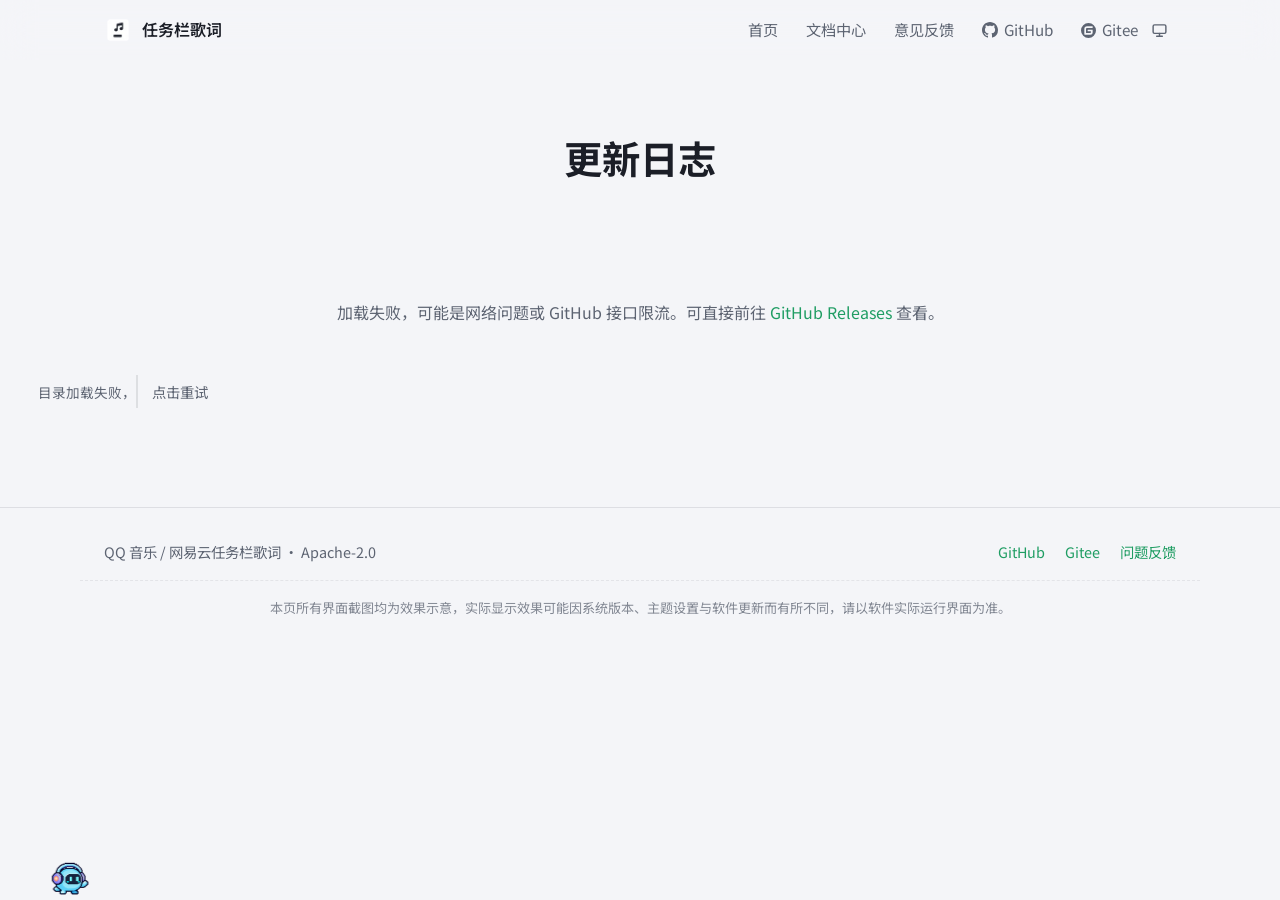
<file: site/releases.html>
<!DOCTYPE html>
<html lang="zh-CN">
<head>
  <meta charset="UTF-8">
  <meta name="viewport" content="width=device-width, initial-scale=1.0">
  <title>更新日志 — QQ 音乐 / 网易云任务栏歌词</title>
  <meta name="description" content="QQ 音乐 / 网易云任务栏歌词的版本更新记录。">
  <link rel="icon" type="image/png" href="assets/img/logo.png">
  <link rel="preconnect" href="https://fonts.googleapis.com">
  <link rel="preconnect" href="https://fonts.gstatic.com" crossorigin>
  <link rel="stylesheet" href="https://fonts.googleapis.com/css2?family=Noto+Sans+SC:wght@400;500;700&display=swap">
  <link rel="stylesheet" href="assets/css/style.css">
  <link rel="stylesheet" href="assets/css/pet.css">
  <script>
    // 首帧前确定主题，避免闪屏。themeMode: system | light | dark
    (function () {
      var saved = localStorage.getItem('theme');
      var mode = (saved === 'light' || saved === 'dark') ? saved : 'system';
      var resolved = mode === 'system'
        ? (matchMedia('(prefers-color-scheme: light)').matches ? 'light' : 'dark')
        : mode;
      document.documentElement.dataset.themeMode = mode;
      document.documentElement.dataset.theme = resolved;
    })();
  </script>
</head>
<body>

  <header class="site-header" id="siteHeader">
    <div class="container header-inner">
      <a class="brand" href="index.html">
        <img src="assets/img/logo.png" alt="logo" width="28" height="28">
        <span>任务栏歌词</span>
      </a>
      <nav class="nav">
        <a href="index.html">首页</a>
        <a href="docs.html">文档中心</a>
        <a href="feedback.html">意见反馈</a>
        <a class="nav-github" href="https://github.com/H0308/qq-music-lyrics-displayer" target="_blank" rel="noopener"><svg viewBox="0 0 16 16" fill="currentColor" aria-hidden="true"><path d="M8 0C3.58 0 0 3.58 0 8c0 3.54 2.29 6.53 5.47 7.59.4.07.55-.17.55-.38 0-.19-.01-.82-.01-1.49-2.01.37-2.53-.49-2.69-.94-.09-.23-.48-.94-.82-1.13-.28-.15-.68-.52-.01-.53.63-.01 1.08.58 1.23.82.72 1.21 1.87.87 2.33.66.07-.52.28-.87.51-1.07-1.78-.2-3.64-.89-3.64-3.95 0-.87.31-1.59.82-2.15-.08-.2-.36-1.02.08-2.12 0 0 .67-.21 2.2.82.64-.18 1.32-.27 2-.27.68 0 1.36.09 2 .27 1.53-1.04 2.2-.82 2.2-.82.44 1.1.16 1.92.08 2.12.51.56.82 1.27.82 2.15 0 3.07-1.87 3.75-3.65 3.95.29.25.54.73.54 1.48 0 1.07-.01 1.93-.01 2.2 0 .21.15.46.55.38A8.013 8.013 0 0016 8c0-4.42-3.58-8-8-8z"/></svg><span>GitHub</span></a>
        <a class="nav-gitee" href="https://gitee.com/EPSDA/qq-music-lyrics-displayer" target="_blank" rel="noopener"><svg viewBox="0 0 24 24" fill="currentColor" aria-hidden="true"><path d="M11.984 0A12 12 0 0 0 0 12a12 12 0 0 0 12 12 12 12 0 0 0 12-12A12 12 0 0 0 12 0a12 12 0 0 0-.016 0zm6.09 5.333c.328 0 .593.266.592.593v1.482a.594.594 0 0 1-.593.592H9.777c-.982 0-1.778.796-1.778 1.778v5.63c0 .327.266.592.593.592h5.63c.982 0 1.778-.796 1.778-1.778v-.296a.593.593 0 0 0-.592-.593h-4.15a.592.592 0 0 1-.592-.592v-1.482a.593.593 0 0 1 .593-.592h6.815c.327 0 .593.265.593.592v3.408a4 4 0 0 1-4 4H5.926a.593.593 0 0 1-.593-.593V9.778a4.444 4.444 0 0 1 4.445-4.444h8.296Z"/></svg><span>Gitee</span></a>

      </nav>
<button class="theme-toggle" id="themeToggle" type="button" aria-label="切换主题模式" title="切换主题模式">
        <svg class="icon-moon" viewBox="0 0 24 24" fill="none" stroke="currentColor" stroke-width="2" stroke-linecap="round" stroke-linejoin="round" aria-hidden="true">
          <path d="M21 12.8A9 9 0 1 1 11.2 3a7 7 0 0 0 9.8 9.8z"/>
        </svg>
        <svg class="icon-sun" viewBox="0 0 24 24" fill="none" stroke="currentColor" stroke-width="2" stroke-linecap="round" stroke-linejoin="round" aria-hidden="true">
          <circle cx="12" cy="12" r="4"/>
          <path d="M12 2v2M12 20v2M4.9 4.9l1.4 1.4M17.7 17.7l1.4 1.4M2 12h2M20 12h2M4.9 19.1l1.4-1.4M17.7 6.3l1.4-1.4"/>
        </svg>
        <svg class="icon-system" viewBox="0 0 24 24" fill="none" stroke="currentColor" stroke-width="2" stroke-linecap="round" stroke-linejoin="round" aria-hidden="true">
          <rect x="3" y="4" width="18" height="12" rx="2"/>
          <path d="M8 20h8M12 16v4"/>
        </svg>
      </button>
      <button class="nav-burger" id="navBurger" type="button" aria-label="打开导航菜单" aria-expanded="false">
        <svg viewBox="0 0 24 24" fill="none" stroke="currentColor" stroke-width="2" stroke-linecap="round" aria-hidden="true">
          <path d="M4 7h16M4 12h16M4 17h16"/>
        </svg>
      </button>
    </div>
  </header>

  <main>
    <section class="releases-hero">
      <div class="container">
        <h1>更新日志</h1>
      </div>
    </section>

    <section class="releases-body">
      <div class="container container-narrow">
        <div class="releases-status" id="releasesStatus">正在从 GitHub 加载更新记录…</div>
        <div class="releases-layout">
          <aside class="releases-toc" id="releasesToc" aria-label="版本目录"></aside>
          <div class="timeline" id="timeline"></div>
        </div>
      </div>
    </section>
  </main>

  <footer class="site-footer">
    <div class="container footer-inner">
      <p>QQ 音乐 / 网易云任务栏歌词 · Apache-2.0</p>
      <p class="footer-links">
        <a href="https://github.com/H0308/qq-music-lyrics-displayer" target="_blank" rel="noopener">GitHub</a>
        <a href="https://gitee.com/EPSDA/qq-music-lyrics-displayer" target="_blank" rel="noopener">Gitee</a>
        <a href="feedback.html">问题反馈</a>
      </p>
    </div>
    <div class="container footer-disclaimer">
      <p>本页所有界面截图均为效果示意，实际显示效果可能因系统版本、主题设置与软件更新而有所不同，请以软件实际运行界面为准。</p>
    </div>
  </footer>

  <button class="toc-fab" id="tocFab" type="button" aria-label="打开版本目录">
    <svg viewBox="0 0 24 24" fill="none" stroke="currentColor" stroke-width="2" stroke-linecap="round" aria-hidden="true">
      <path d="M4 6h16M4 12h10M4 18h14"/>
    </svg>
    版本目录
  </button>

  <button class="back-to-top" id="backToTop" type="button" aria-label="返回顶部" title="返回顶部">
    <svg class="progress-ring" viewBox="0 0 48 48" aria-hidden="true">
      <circle class="ring-track" cx="24" cy="24" r="21"/>
      <circle class="ring-progress" id="ringProgress" cx="24" cy="24" r="21"/>
    </svg>
    <svg class="arrow" viewBox="0 0 24 24" fill="none" stroke="currentColor" stroke-width="2.2" stroke-linecap="round" stroke-linejoin="round" aria-hidden="true">
      <path d="M12 19V5M5 12l7-7 7 7"/>
    </svg>
  </button>

  <script src="assets/js/main.js"></script>
  <script src="assets/js/pet.js"></script>
  <script src="assets/js/releases.js"></script>
</body>
</html>
</file>
<file: site/assets/css/style.css>
/* ===== 基础 ===== */
:root {
  --bg: #0b0d12;
  --bg-soft: #12151d;
  --bg-card: #161a24;
  --border: rgba(255, 255, 255, 0.08);
  --border-strong: rgba(255, 255, 255, 0.2);
  --text: #e8eaf0;
  --text-dim: #9aa1b2;
  --accent: #31c27c;          /* QQ 音乐绿 */
  --accent-2: #ec4141;        /* 网易云红 */
  --accent-soft: rgba(49, 194, 124, 0.15);
  --header-bg: rgba(11, 13, 18, 0.75);
  /* 浮岛/弹出面板底色：深色下需明显亮于页面背景，否则融进背景 */
  --dropdown-bg: rgba(30, 34, 46, 0.92);
  /* 弹出面板投影色（drop-shadow 无扩散半径，需要比 box-shadow 更浓） */
  --panel-shadow: rgba(0, 0, 0, 0.45);
  --btn-primary-text: #06281a;
  --btn-primary-shadow: rgba(49, 194, 124, 0.35);
  --accent-hover: #3dd48b;
  --accent-gradient: linear-gradient(100deg, #31c27c, #4de3a5 60%, #7cc7ff);
  --radius: 16px;
  --font: "Noto Sans SC", "Segoe UI", "Microsoft YaHei", "PingFang SC", system-ui, sans-serif;
  --font-mono: Consolas, "Noto Sans SC", "Microsoft YaHei", monospace;
}

[data-theme="light"] {
  --bg: #f4f5f8;
  --bg-soft: #e9ebf0;
  --bg-card: #ffffff;
  --border: rgba(20, 25, 40, 0.1);
  --border-strong: rgba(20, 25, 40, 0.22);
  --text: #1b1e27;
  --text-dim: #5d6472;
  --accent: #1f9d63;
  --accent-2: #d33a3a;
  --accent-soft: rgba(31, 157, 99, 0.12);
  --header-bg: rgba(244, 245, 248, 0.75);
  --dropdown-bg: rgba(244, 245, 248, 0.92);
  --panel-shadow: rgba(20, 25, 40, 0.3);
  --btn-primary-text: #ffffff;
  --btn-primary-shadow: rgba(31, 157, 99, 0.3);
  --accent-hover: #23b573;
  --accent-gradient: linear-gradient(100deg, #1f9d63, #2fbf78 60%, #3a8fd9);
}

* { margin: 0; padding: 0; box-sizing: border-box; }

/* 文字选中色：QQ 绿浅底 */
::selection {
  background: rgba(49, 194, 124, 0.32);
  color: inherit;
}

html { scroll-behavior: smooth; }

body {
  font-family: var(--font);
  background: var(--bg);
  color: var(--text);
  line-height: 1.7;
  -webkit-font-smoothing: antialiased;
  transition: background 0.3s ease, color 0.3s ease;
}

.container { max-width: 1120px; margin: 0 auto; padding: 0 24px; }

a { color: var(--accent); text-decoration: none; }
a:hover { text-decoration: underline; }

h1, h2, h3 { line-height: 1.3; font-weight: 700; }

.section-title {
  font-size: 2rem;
  text-align: center;
  margin-bottom: 48px;
}

/* ===== 头部导航 ===== */
.site-header {
  position: sticky;
  top: 0;
  z-index: 100;
  border-bottom: 1px solid transparent;
  transition: border-color 0.35s ease;
}
/* 背景层放在伪元素上：backdrop-filter 无法过渡，
   用 opacity 整体淡出才能让颜色和模糊一起平滑消失 */
.site-header::before {
  content: "";
  position: absolute;
  inset: 0;
  z-index: -1;
  background: var(--header-bg);
  backdrop-filter: blur(16px);
  -webkit-backdrop-filter: blur(16px);
  opacity: 1;
  transition: opacity 0.35s ease;
}
.header-inner { position: relative; }
.site-header.scrolled { border-bottom-color: var(--border); }

.header-inner {
  display: flex;
  align-items: center;
  justify-content: space-between;
  height: 60px;
}
.brand {
  display: flex;
  align-items: center;
  gap: 10px;
  color: var(--text);
  font-weight: 600;
}
.brand:hover { text-decoration: none; }
.nav { display: flex; align-items: center; gap: 28px; margin-left: auto; }
.nav a { color: var(--text-dim); font-size: 0.95rem; }
.nav a:hover { color: var(--text); text-decoration: none; }
.nav-github,
.nav-gitee {
  display: inline-flex;
  align-items: center;
  gap: 6px;
}
.nav-github svg { width: 16px; height: 16px; }
.nav-gitee svg { width: 15px; height: 15px; }

/* 汉堡菜单按钮（桌面隐藏） */
.nav-burger {
  display: none;
  align-items: center;
  justify-content: center;
  width: 34px;
  height: 34px;
  margin-left: 4px;
  border: 1px solid transparent;
  border-radius: 50%;
  background: transparent;
  box-shadow: 0 0 0 rgba(0, 0, 0, 0); /* 占位，浮岛阴影才能平滑过渡 */
  color: var(--text-dim);
  cursor: pointer;
  transition: color 0.2s, background 0.2s;
}
.nav-burger:hover { color: var(--text); background: var(--accent-soft); }
.nav-burger svg { width: 20px; height: 20px; }

/* 深浅色切换按钮 */
.theme-toggle {
  display: inline-flex;
  align-items: center;
  justify-content: center;
  width: 34px;
  height: 34px;
  margin-left: 4px;
  border: 1px solid transparent;
  border-radius: 50%;
  background: transparent;
  box-shadow: 0 0 0 rgba(0, 0, 0, 0); /* 占位，浮岛阴影才能平滑过渡 */
  color: var(--text-dim);
  cursor: pointer;
  transition: color 0.2s, background 0.2s;
}
.theme-toggle:hover { color: var(--text); background: var(--accent-soft); }
.theme-toggle svg { width: 17px; height: 17px; }
.theme-toggle .icon-sun,
.theme-toggle .icon-moon,
.theme-toggle .icon-system { display: none; }
[data-theme-mode="light"] .theme-toggle .icon-sun { display: block; }
[data-theme-mode="dark"] .theme-toggle .icon-moon { display: block; }
[data-theme-mode="system"] .theme-toggle .icon-system { display: block; }

/* ===== Hero ===== */
.hero {
  position: relative;
  overflow: hidden;
  padding: 96px 0 80px;
  text-align: center;
}
/* social-preview 高斯模糊氛围背景 */
.hero::before {
  content: "";
  position: absolute;
  inset: -48px; /* 外扩抵消模糊边缘 */
  background: url("../img/social-preview.png") center / cover no-repeat;
  filter: blur(42px) saturate(1.15);
  opacity: 0.35;
}
/* 主题色光晕 + 底部渐隐到页面背景 */
.hero::after {
  content: "";
  position: absolute;
  inset: 0;
  background:
    radial-gradient(600px 300px at 20% 0%, rgba(49, 194, 124, 0.12), transparent 70%),
    radial-gradient(600px 300px at 80% 0%, rgba(236, 65, 65, 0.08), transparent 70%),
    linear-gradient(to bottom, transparent 55%, var(--bg));
}
.hero .container { position: relative; z-index: 1; }
[data-theme="light"] .hero::before { opacity: 0.18; }
.hero h1 { font-size: 3.2rem; letter-spacing: 0.02em; }
.accent {
  background: var(--accent-gradient);
  -webkit-background-clip: text;
  background-clip: text;
  color: transparent;
}
/* 标题打字机：幽灵文本原位占位，打字层覆盖其上，过程布局不抖动；
   nowrap 防止文字+光标超出幽灵宽度时被挤换行（会导致缺字/错位） */
.tw-line { position: relative; display: inline-block; white-space: nowrap; }
.tw-ghost { visibility: hidden; }
.tw-typed { position: absolute; inset: 0; text-align: left; }
.tw-caret {
  display: inline-block;
  width: 0.07em;
  height: 0.95em;
  margin-left: 0.06em;
  vertical-align: -0.1em;
  background: var(--accent);
  animation: tw-caret-blink 0.9s step-end infinite;
}
/* 打完后光标眨三下再淡出退场 */
.tw-caret.done { animation: tw-caret-blink 0.9s step-end 3, tw-caret-out 0.3s ease 2.7s forwards; }
@keyframes tw-caret-blink { 50% { opacity: 0; } }
@keyframes tw-caret-out { to { opacity: 0; } }
.hero-sub {
  margin: 24px auto 36px;
  max-width: 640px;
  color: var(--text-dim);
  font-size: 1.08rem;
}
.hero-actions { display: flex; gap: 16px; justify-content: center; margin-bottom: 64px; }
/* 版本行显示时收窄与按钮的间距 */
.hero-actions:has(+ .hero-version:not([hidden])) { margin-bottom: 14px; }
.hero-version {
  margin: 0 0 10px;
  color: var(--text-dim);
  font-size: 0.88rem;
}
.hero-version[hidden] { display: none; }
.hero-version span {
  font-family: var(--font-mono);
  color: var(--accent);
}
.hero-note {
  margin: 0 0 40px;
  color: var(--text-dim);
  font-size: 0.8rem;
  opacity: 0.75;
}

.btn {
  display: inline-block;
  padding: 12px 32px;
  border-radius: 10px;
  font-size: 1rem;
  font-weight: 600;
  transition: transform 0.3s cubic-bezier(0.22, 1, 0.36, 1),
              box-shadow 0.3s ease,
              background 0.3s ease,
              border-color 0.3s ease;
}
.btn:hover { text-decoration: none; transform: translateY(-3px); }
.btn:active { transform: translateY(0) scale(0.97); transition-duration: 0.1s; }
.btn-primary {
  background: var(--accent);
  color: var(--btn-primary-text);
  box-shadow: 0 4px 24px var(--btn-primary-shadow);
}
.btn-primary:hover {
  background: var(--accent-hover);
  box-shadow: 0 10px 36px var(--btn-primary-shadow);
}
.btn-ghost {
  border: 1px solid var(--border);
  color: var(--text);
  background: var(--bg-card);
}
.btn-ghost:hover {
  border-color: var(--border-strong);
  box-shadow: 0 8px 24px rgba(0, 0, 0, 0.18);
}

/* ===== 截图占位 ===== */
.shot {
  position: relative;
  border-radius: var(--radius);
  overflow: hidden;
  border: 1px solid var(--border);
  background: var(--bg-soft);
  transition: transform 0.35s ease, box-shadow 0.35s ease, border-color 0.35s ease;
}
/* 悬停：上浮 + 辉光 + 边框提亮 */
.shot:hover {
  transform: translateY(-6px);
  border-color: var(--border-strong);
  box-shadow:
    0 16px 48px rgba(0, 0, 0, 0.3),
    0 0 32px var(--btn-primary-shadow);
}
/* 悬停时图片轻微推近 */
.shot img {
  display: block;
  width: 100%;
  height: auto;
  transition: transform 0.6s cubic-bezier(0.22, 1, 0.36, 1);
}
.shot:hover img { transform: scale(1.025); }
/* 悬停时一道光泽扫过 */
.shot::after {
  content: "";
  position: absolute;
  inset: 0;
  background: linear-gradient(115deg, transparent 30%, rgba(255, 255, 255, 0.14) 48%, transparent 62%);
  transform: translateX(-110%);
  pointer-events: none;
}
.shot:hover::after {
  transform: translateX(110%);
  transition: transform 0.9s ease;
}
@media (prefers-reduced-motion: reduce) {
  .shot, .shot img { transition: none; }
  .shot:hover { transform: none; }
  .shot:hover img { transform: none; }
  .shot::after { display: none; }
}

.shot-placeholder {
  display: flex;
  flex-direction: column;
  align-items: center;
  justify-content: center;
  gap: 8px;
  min-height: 260px;
  padding: 32px;
  border: 2px dashed var(--border-strong);
  border-radius: inherit;
  margin: 8px;
  text-align: center;
}
.shot-hero .shot-placeholder { min-height: 320px; }

.shot-tag {
  padding: 2px 12px;
  border-radius: 999px;
  background: var(--accent-soft);
  color: var(--accent);
  font-size: 0.8rem;
  font-weight: 600;
}
.shot-name { font-family: var(--font-mono); font-size: 0.95rem; }
.shot-size { color: var(--text-dim); font-size: 0.85rem; }

/* ===== 亮点条 ===== */
.highlights { padding: 24px 0 8px; }
.highlights-grid {
  display: grid;
  grid-template-columns: repeat(4, 1fr);
  gap: 16px;
}
.hl {
  position: relative;
  overflow: hidden;
  background: var(--bg-card);
  border: 1px solid var(--border);
  border-radius: var(--radius);
  padding: 22px 20px;
  transition: transform 0.3s ease, border-color 0.3s ease, box-shadow 0.3s ease;
}
.hl:hover {
  transform: translateY(-4px);
  border-color: var(--border-strong);
  box-shadow: 0 10px 32px rgba(0, 0, 0, 0.22);
}
/* 跟随鼠标的光斑（亮点卡片与更多功能卡片共用） */
.hl::before,
.explore-item::before {
  content: "";
  position: absolute;
  inset: 0;
  background: radial-gradient(220px circle at var(--mx, 50%) var(--my, 50%),
              var(--accent-soft), transparent 70%);
  opacity: 0;
  transition: opacity 0.35s ease;
  pointer-events: none;
}
.hl:hover::before,
.explore-item:hover::before { opacity: 1; }
.hl strong { display: block; font-size: 1.15rem; margin-bottom: 6px; }
/* 标题下划线悬停划入 */
.hl strong::after,
.explore-item h3::after {
  content: "";
  display: block;
  width: 28px;
  height: 2px;
  margin-top: 6px;
  border-radius: 2px;
  background: var(--accent);
  transform: scaleX(0);
  transform-origin: left;
  transition: transform 0.35s cubic-bezier(0.22, 1, 0.36, 1);
}
.hl:hover strong::after,
.explore-item:hover h3::after { transform: scaleX(1); }
.hl span { color: var(--text-dim); font-size: 0.9rem; }

@media (prefers-reduced-motion: reduce) {
  .hl, .hl::before, .hl strong::after,
  .explore-item, .explore-item::before, .explore-item h3::after { transition: none; }
  .hl:hover, .explore-item:hover { transform: none; }
}

/* ===== 功能详情 ===== */
.features { padding: 96px 0; }
.feature-row {
  display: grid;
  grid-template-columns: 5fr 7fr;
  gap: 56px;
  align-items: center;
  margin-bottom: 96px;
}
.feature-row:last-child { margin-bottom: 0; }
.feature-row.reverse .feature-text { order: 2; }
.feature-row.reverse .shot { order: 1; }
.feature-text h2 { font-size: 1.6rem; margin-bottom: 16px; }
.feature-text p { color: var(--text-dim); }

/* ===== 更多功能 ===== */
.explore { padding: 0 0 96px; }
.explore-grid {
  display: grid;
  grid-template-columns: repeat(4, 1fr);
  gap: 16px;
}
.explore-item {
  position: relative;
  overflow: hidden;
  background: var(--bg-card);
  border: 1px solid var(--border);
  border-radius: var(--radius);
  padding: 20px;
  transition: transform 0.3s ease, border-color 0.3s ease, box-shadow 0.3s ease;
}
.explore-item:hover {
  transform: translateY(-4px);
  border-color: var(--border-strong);
  box-shadow: 0 10px 32px rgba(0, 0, 0, 0.22);
}
.explore-item h3 { font-size: 1rem; margin-bottom: 8px; }
.explore-item p { color: var(--text-dim); font-size: 0.88rem; }
.feature-footnote {
  position: relative;
  top: -0.35em;
  margin-left: 3px;
  font-size: 0.68em;
  line-height: 0;
}
.feature-footnote a {
  color: var(--accent);
  text-decoration: none;
}
.feature-footnote a:hover { text-decoration: underline; }
/* 区块收尾注：声明功能列表未完，但不做成卡片/占位框 */
.explore-more {
  display: flex;
  align-items: center;
  justify-content: center;
  gap: 16px;
  margin: 32px 0 0;
  color: var(--text-dim);
  font-size: 0.88rem;
}
/* 两侧渐隐细线，取"未完待续"之意 */
.explore-more::before,
.explore-more::after {
  content: "";
  width: 72px;
  height: 1px;
  background: linear-gradient(to right, transparent, var(--border-strong));
}
.explore-more::after {
  background: linear-gradient(to left, transparent, var(--border-strong));
}

/* ===== 快速开始 ===== */
.quickstart { padding: 96px 0; }
.steps {
  display: grid;
  grid-template-columns: 1fr auto 1fr auto 1fr;
  gap: 24px;
  align-items: stretch;
}

/* 步骤之间的点阵箭头：圆点依次点亮，指示顺序 */
.step-connector {
  display: flex;
  align-items: center;
  justify-content: center;
  gap: 7px;
}
.step-connector i {
  width: 6px;
  height: 6px;
  border-radius: 50%;
  background: var(--border-strong);
  animation: dot-flow 2.2s ease-in-out infinite;
}
.step-connector i:nth-child(2) { animation-delay: 0.15s; }
.step-connector i:nth-child(3) { animation-delay: 0.3s; }
.step-connector i:nth-child(4) { animation-delay: 0.45s; }
.step-connector i:nth-child(5) { animation-delay: 0.6s; }
/* 第二个连接器整体慢半拍，让流动感跨卡片延续（steps 内第 4 个 div） */
.step-connector:nth-of-type(4) i { animation-delay: 0.35s; }
.step-connector:nth-of-type(4) i:nth-child(2) { animation-delay: 0.5s; }
.step-connector:nth-of-type(4) i:nth-child(3) { animation-delay: 0.65s; }
.step-connector:nth-of-type(4) i:nth-child(4) { animation-delay: 0.8s; }
.step-connector:nth-of-type(4) i:nth-child(5) { animation-delay: 0.95s; }

@keyframes dot-flow {
  0%, 100% { background: var(--border-strong); transform: scale(1); opacity: 0.6; }
  20% { background: var(--accent); transform: scale(1.5); opacity: 1; }
  40% { background: var(--border-strong); transform: scale(1); opacity: 0.6; }
}
.step {
  position: relative;
  overflow: hidden;
  background: var(--bg-card);
  border: 1px solid var(--border);
  border-radius: var(--radius);
  padding: 28px 24px;
  transition: transform 0.35s cubic-bezier(0.22, 1, 0.36, 1),
              border-color 0.3s ease,
              box-shadow 0.35s ease;
}
/* 顶部渐变线条：悬停时从左划入 */
.step::before {
  content: "";
  position: absolute;
  top: 0;
  left: 0;
  right: 0;
  height: 3px;
  background: linear-gradient(90deg, var(--accent), #4de3a5 70%, transparent);
  transform: scaleX(0);
  transform-origin: left;
  transition: transform 0.45s cubic-bezier(0.22, 1, 0.36, 1);
}
.step:hover {
  transform: translateY(-4px);
  border-color: var(--border-strong);
  box-shadow: 0 12px 32px rgba(0, 0, 0, 0.22);
}
.step:hover::before { transform: scaleX(1); }
.step-num {
  display: inline-flex;
  align-items: center;
  justify-content: center;
  width: 36px;
  height: 36px;
  border-radius: 50%;
  background: var(--accent-soft);
  color: var(--accent);
  font-weight: 700;
  margin-bottom: 16px;
  transition: background 0.3s ease, color 0.3s ease,
              transform 0.4s cubic-bezier(0.34, 1.56, 0.64, 1);
}
/* 悬停时数字徽章填充翻转 + 俏皮回弹 */
.step:hover .step-num {
  background: var(--accent);
  color: var(--btn-primary-text);
  transform: rotate(-10deg) scale(1.12);
}
.step h3 { font-size: 1.1rem; margin-bottom: 10px; }
.step p { color: var(--text-dim); font-size: 0.95rem; }

@media (prefers-reduced-motion: reduce) {
  .step, .step::before, .step-num { transition: none; }
  .step:hover, .step:hover .step-num { transform: none; }
  .step-connector i { animation: none; }
}
.quickstart-note {
  margin-top: 32px;
  text-align: center;
  color: var(--text-dim);
  font-size: 0.95rem;
}

/* ===== CTA ===== */
.cta {
  padding: 96px 0;
  text-align: center;
  background:
    radial-gradient(600px 300px at 50% 100%, rgba(49, 194, 124, 0.1), transparent 70%);
}
.cta h2 { font-size: 2rem; margin-bottom: 12px; }
.cta p { color: var(--text-dim); margin-bottom: 32px; }

/* ===== 兼容性提示 ===== */
.site-notice { padding: 0 0 32px; }
.site-notice-inner {
  margin: 0;
  padding: 16px 24px;
  border: 1px solid var(--border);
  border-radius: var(--radius);
  background: var(--bg-card);
  color: var(--accent);
  text-align: left;
  font-size: 0.82rem;
  line-height: 1.7;
}
.site-notice-list {
  margin: 0;
  padding-left: 1.5em;
}
.site-notice-list li { padding-left: 0.25em; }
#windows10-note { scroll-margin-top: 96px; }

/* ===== 页脚 ===== */
.site-footer {
  border-top: 1px solid var(--border);
  padding: 32px 0;
}
.footer-inner {
  display: flex;
  align-items: center;
  justify-content: space-between;
  color: var(--text-dim);
  font-size: 0.9rem;
}
.footer-links { display: flex; gap: 20px; }

.footer-disclaimer {
  margin-top: 16px;
  padding-top: 16px;
  border-top: 1px dashed var(--border);
  text-align: center;
  color: var(--text-dim);
  font-size: 0.82rem;
  opacity: 0.75;
}
.footer-disclaimer p { margin: 0; }

/* ===== 更新日志时间线 ===== */
.releases-hero {
  padding: 72px 0 8px;
  text-align: center;
}
.releases-hero h1 { font-size: 2.4rem; margin-bottom: 12px; }
.releases-hero p { color: var(--text-dim); }

.container-narrow { max-width: 1360px; }
.releases-body { padding: 48px 0 96px; }
.releases-status {
  text-align: center;
  color: var(--text-dim);
  padding: 48px 0;
}

/* 版本目录 + 时间线两栏 */
.releases-layout {
  display: grid;
  grid-template-columns: max-content 1fr;
  gap: 32px;
  align-items: start;
}
.releases-toc {
  position: sticky;
  top: 100px;
  display: flex;
  flex-direction: column;
  gap: 4px;
  max-height: calc(100vh - 140px);
  overflow-y: auto;
  padding-right: 16px; /* 让滚动条与版本号文字拉开距离 */
  /* Firefox */
  scrollbar-width: thin;
  scrollbar-color: var(--border-strong) transparent;
}
/* WebKit / Chromium：细滚动条，无轨道底色 */
.releases-toc::-webkit-scrollbar { width: 6px; }
.releases-toc::-webkit-scrollbar-track { background: transparent; }
.releases-toc::-webkit-scrollbar-thumb {
  background: var(--border-strong);
  border-radius: 3px;
}
.releases-toc::-webkit-scrollbar-thumb:hover { background: var(--accent); }
.releases-toc::-webkit-scrollbar-button { display: none; }
.releases-toc a {
  padding: 6px 14px;
  border-left: 2px solid var(--border);
  color: var(--text-dim);
  font-family: var(--font-mono);
  font-size: 0.9rem;
  transition: color 0.2s, border-color 0.2s;
}
.releases-toc a:hover { color: var(--text); text-decoration: none; }
.releases-toc a.active {
  border-left-color: var(--accent);
  color: var(--accent);
  font-weight: 600;
}
.releases-toc a.toc-loading { opacity: 0.5; pointer-events: none; }

/* 目录翻页器 */
.toc-pager {
  display: flex;
  align-items: center;
  gap: 8px;
  margin-top: 12px;
  padding-top: 12px;
  border-top: 1px solid var(--border);
  font-size: 0.8rem;
  color: var(--text-dim);
}
.toc-pager button {
  border: 1px solid var(--border);
  border-radius: 6px;
  background: transparent;
  color: var(--text-dim);
  font-size: 0.8rem;
  font-family: var(--font);
  padding: 3px 8px;
  cursor: pointer;
  transition: color 0.2s, border-color 0.2s;
}
.toc-pager button:hover:not(:disabled) { color: var(--accent); border-color: var(--accent); }
.toc-pager button:disabled { opacity: 0.4; cursor: default; }
.toc-error { color: var(--text-dim); font-size: 0.85rem; padding: 6px 14px; }

.timeline {
  position: relative;
  padding-left: 36px;
}
/* 左侧竖线（translateX(-50%) 使线中心精确落在圆点中心 8px 处） */
.timeline::before {
  content: "";
  position: absolute;
  left: 8px;
  transform: translateX(-50%);
  top: 10px;
  bottom: 10px;
  width: 2px;
  background: linear-gradient(var(--accent), var(--border) 30%, var(--border));
  border-radius: 2px;
}

.release-item {
  position: relative;
  scroll-margin-top: 84px;
  background: var(--bg-card);
  border: 1px solid var(--border);
  border-radius: var(--radius);
  padding: 24px 28px;
  margin-bottom: 32px;
  transition: transform 0.35s cubic-bezier(0.22, 1, 0.36, 1),
              border-color 0.35s ease,
              box-shadow 0.35s ease;
}
.release-item:hover {
  transform: translateY(-4px);
  border-color: var(--border-strong);
  box-shadow:
    0 14px 40px rgba(0, 0, 0, 0.28),
    0 0 28px var(--btn-primary-shadow);
}
/* 时间线节点圆点：中心对齐竖线（距 timeline 左缘 8px）。
   卡片 padding-box 左缘 = 36(padding) + 1(border) = 37px，故圆点中心需位于 -29px */
.release-item::before {
  content: "";
  position: absolute;
  left: -29px;
  transform: translateX(-50%);
  top: 30px;
  width: 10px;
  height: 10px;
  border-radius: 50%;
  background: var(--bg);
  border: 2px solid var(--text-dim);
  transition: border-color 0.3s, box-shadow 0.3s;
}
.release-item:first-child::before {
  border-color: var(--accent);
  box-shadow: 0 0 10px var(--btn-primary-shadow);
}

.release-head {
  display: flex;
  align-items: center;
  gap: 12px;
  flex-wrap: wrap;
}
.release-head h2 { font-size: 1.25rem; font-family: var(--font-mono); }
.rel-badge {
  padding: 2px 10px;
  border-radius: 999px;
  font-size: 0.75rem;
  font-weight: 600;
}
.rel-badge-latest { background: var(--accent-soft); color: var(--accent); }
.rel-badge-pre { background: rgba(236, 65, 65, 0.12); color: var(--accent-2); }

.release-date {
  color: var(--text-dim);
  font-size: 0.85rem;
  margin: 4px 0 14px;
}
.release-body { color: var(--text-dim); font-size: 0.95rem; }
.release-body h4 { color: var(--text); margin: 14px 0 6px; font-size: 1rem; }
.release-body ul { padding-left: 20px; margin: 6px 0; }
.release-body li { margin: 4px 0; }
.release-body p { margin: 8px 0; }
.release-body blockquote {
  margin: 10px 0;
  padding: 4px 14px;
  border-left: 3px solid var(--accent);
  background: var(--accent-soft);
  border-radius: 0 6px 6px 0;
  color: var(--text-dim);
}
.release-body code {
  background: var(--bg-soft);
  border: 1px solid var(--border);
  border-radius: 4px;
  padding: 1px 6px;
  font-size: 0.85em;
}
.rel-empty { font-style: italic; opacity: 0.7; }

.release-link {
  display: inline-block;
  margin-top: 14px;
  font-size: 0.9rem;
  font-weight: 600;
}

/* 卡片带 reveal 入场类时，.reveal 的 transition 会覆盖卡片自身的过渡，
   这里合并两者：入场用 opacity/transform，悬停的边框与阴影过渡保持生效 */
.release-item.reveal {
  transition: opacity 0.6s ease,
              transform 0.35s cubic-bezier(0.22, 1, 0.36, 1),
              border-color 0.35s ease,
              box-shadow 0.35s ease;
}

/* 移动端版本目录抽屉的触发按钮（桌面隐藏） */
.toc-fab {
  display: none;
  position: fixed;
  left: 20px;
  bottom: 24px;
  z-index: 250;
  align-items: center;
  gap: 6px;
  padding: 10px 18px;
  border: 1px solid var(--border);
  border-radius: 999px;
  background: var(--bg-card);
  color: var(--text);
  font-size: 0.9rem;
  font-family: var(--font);
  box-shadow: 0 4px 16px rgba(0, 0, 0, 0.18);
  cursor: pointer;
}
.toc-fab svg { width: 16px; height: 16px; }

.toc-backdrop {
  position: fixed;
  inset: 0;
  z-index: 290;
  background: rgba(0, 0, 0, 0.35);
  opacity: 0;
  pointer-events: none;
  transition: opacity 0.3s ease;
}
.toc-backdrop.open { opacity: 1; pointer-events: auto; }

@media (max-width: 860px) {
  .releases-layout { grid-template-columns: 1fr; }
  /* 移动端：版本目录从「版本目录」按钮位置流体展开为浮窗 */
  .releases-toc {
    position: fixed;
    left: 20px;
    bottom: 24px;
    top: auto;
    z-index: 300;
    width: 200px;
    max-height: 60vh;
    padding: 8px 16px 8px 0;
    background: var(--dropdown-bg);
    backdrop-filter: blur(16px);
    -webkit-backdrop-filter: blur(16px);
    border: 1px solid var(--border-strong);
    /* clip-path 会裁掉 box-shadow，drop-shadow 滤镜作用在裁剪后的形状上 */
    filter: drop-shadow(0 8px 20px var(--panel-shadow));
    overflow-y: auto;
    overflow-x: hidden;
    /* 闭合时裁切为左下角的药丸（inset round 的圆角随裁切连续插值，四角无卡顿） */
    border-radius: 20px;
    transform: scale(0.55) translate(-10px, 8px);
    transform-origin: 24px calc(100% - 21px);
    clip-path: inset(calc(100% - 42px) calc(100% - 132px) 0 0 round 21px);
    opacity: 0;
    pointer-events: none;
    transition:
      clip-path 0.45s cubic-bezier(0.22, 1, 0.36, 1),
      transform 0.45s cubic-bezier(0.34, 1.35, 0.64, 1),
      opacity 0.2s ease;
  }
  .releases-toc.open {
    transform: scale(1) translate(0, 0);
    /* 负 inset：clip-path 在 filter 之后应用，裁切框外扩 36px 给投影留空间 */
    clip-path: inset(-36px -36px -36px -36px round 20px);
    opacity: 1;
    pointer-events: auto;
  }
  .releases-toc a {
    border-left: 2px solid var(--border);
    border-bottom: none;
    padding: 8px 16px;
    white-space: nowrap;
  }
  .releases-toc a.active {
    border-left-color: var(--accent);
    border-bottom-color: transparent;
  }
  .toc-fab { display: inline-flex; transition: opacity 0.18s ease, box-shadow 0.2s ease; }
  /* 浮窗展开时按钮立即淡出（面板初始形态即按钮形状，视觉连续） */
  .toc-fab.fab-hidden { opacity: 0; pointer-events: none; }
  .timeline { padding-left: 28px; }
  .release-item { padding: 20px; }
  /* 卡片 padding-box 左缘 = 28 + 1 = 29px，圆点中心对齐 8px → -21px */
  .release-item::before { left: -21px; }
}

/* 加载更多（横跨目录与时间线两栏，居中显示） */
.load-more {
  grid-column: 1 / -1;
  margin-top: 40px;
  text-align: center;
}
.load-more-end {
  color: var(--text-dim);
  font-size: 0.9rem;
  opacity: 0.8;
}

/* ===== 意见反馈页（Utterances） ===== */
.feedback-page {
  padding: 72px 0 96px;
  background:
    radial-gradient(700px 320px at 50% 0%, rgba(49, 194, 124, 0.08), transparent 70%);
}
.feedback-title {
  text-align: center;
  font-size: 2.4rem;
  margin-bottom: 12px;
}
.feedback-sub {
  text-align: center;
  color: var(--text-dim);
  margin: 0 auto 10px;
  max-width: 560px;
}
.feedback-alt {
  text-align: center;
  color: var(--text-dim);
  font-size: 0.9rem;
  margin-bottom: 36px;
}
/* 评论框容器：默认无卡片样式，加载成功后才出现白框 */
.feedback-box { text-align: center; }
.feedback-box.loaded {
  background: var(--bg-card);
  border: 1px solid var(--border);
  border-radius: var(--radius);
  padding: 24px;
  text-align: left;
}
.feedback-loading { color: var(--text-dim); padding: 16px 0; }
/* Utterances iframe 宽度自适应 */
.feedback-box .utterances { max-width: none; }
.feedback-fallback {
  text-align: center;
  color: var(--text-dim);
  padding: 16px 0;
}

/* ===== 返回顶部 ===== */
.back-to-top {
  position: fixed;
  right: 28px;
  bottom: 28px;
  z-index: 200;
  width: 52px;
  height: 52px;
  border: none;
  border-radius: 50%;
  background: var(--bg-card);
  box-shadow: 0 4px 16px rgba(0, 0, 0, 0.18);
  color: var(--accent);
  cursor: pointer;
  display: flex;
  align-items: center;
  justify-content: center;
  opacity: 0;
  transform: translateY(24px) scale(0.6);
  pointer-events: none;
  transition:
    opacity 0.25s ease,
    transform 0.45s cubic-bezier(0.34, 1.56, 0.64, 1),  /* 回弹式弹出 */
    box-shadow 0.25s ease;
}
.back-to-top.visible {
  opacity: 1;
  transform: translateY(0) scale(1);
  pointer-events: auto;
}
.back-to-top:hover {
  transform: translateY(-4px) scale(1.06);
  box-shadow: 0 8px 24px var(--btn-primary-shadow);
}
.back-to-top:active { transform: translateY(0) scale(0.94); }

.back-to-top .progress-ring {
  position: absolute;
  inset: 0;
  width: 100%;
  height: 100%;
  transform: rotate(-90deg); /* 从正上方开始填充 */
}
.back-to-top .ring-track,
.back-to-top .ring-progress {
  fill: none;
  stroke-width: 2.5;
}
.back-to-top .ring-track { stroke: var(--border-strong); opacity: 0.4; }
.back-to-top .ring-progress {
  stroke: var(--accent);
  stroke-linecap: round;
  stroke-dasharray: 131.95; /* 2π × 21 */
  stroke-dashoffset: 131.95;
}

.back-to-top .arrow { width: 20px; height: 20px; }
.back-to-top:hover .arrow { animation: arrow-bounce 0.9s ease infinite; }
@keyframes arrow-bounce {
  0%, 100% { transform: translateY(0); }
  40% { transform: translateY(-3px); }
  60% { transform: translateY(-1px); }
}

@media (prefers-reduced-motion: reduce) {
  .back-to-top { transition: opacity 0.2s; transform: none; }
  .back-to-top.visible { transform: none; }
  .back-to-top:hover .arrow { animation: none; }
}

/* ===== 入场动画 ===== */
.reveal {
  opacity: 0;
  transform: translateY(20px);
  transition: opacity 0.6s ease, transform 0.6s ease;
}
.reveal.visible { opacity: 1; transform: none; }

@media (prefers-reduced-motion: reduce) {
  html { scroll-behavior: auto; }
  .reveal { opacity: 1; transform: none; transition: none; }
  .btn, .release-item { transition: none; }
  .btn:hover, .release-item:hover { transform: none; }
  /* 流体弹出面板退化为直接显隐 */
  .nav { transition: opacity 0.15s ease; clip-path: none; }
  .nav a { transition: none; }
  .releases-toc { transition: opacity 0.15s ease; clip-path: none; transform: none; border-radius: 20px; }
}

/* ===== 响应式 ===== */
@media (max-width: 860px) {
  .hero h1 { font-size: 2.2rem; }
  .hero { padding: 64px 0 56px; }
  .highlights-grid { grid-template-columns: repeat(2, 1fr); }
  .feature-row,
  .feature-row.reverse {
    grid-template-columns: 1fr;
    gap: 28px;
    margin-bottom: 64px;
  }
  .feature-row.reverse .feature-text { order: 1; }
  .feature-row.reverse .shot { order: 2; }
  .explore-grid { grid-template-columns: repeat(2, 1fr); }
  .steps { grid-template-columns: 1fr; }
  /* 移动端：点阵箭头转为竖向 */
  .step-connector { flex-direction: column; padding: 4px 0; }
  .footer-inner { flex-direction: column; gap: 8px; }
  /* ===== 移动端导航：两种形态 ===== */
  /* 形态一：导航栏完整显示时，面板在导航栏下方，正常下滑/抬起动画 */
  .nav {
    position: absolute;
    top: calc(100% + 8px);
    left: auto;
    right: 12px;
    width: 180px;
    flex-direction: column;
    align-items: stretch;
    gap: 0;
    padding: 6px;
    background: var(--dropdown-bg);
    backdrop-filter: blur(16px);
    -webkit-backdrop-filter: blur(16px);
    border: 1px solid var(--border-strong);
    border-radius: 14px;
    /* clip-path 会裁掉 box-shadow，drop-shadow 滤镜作用在裁剪后的形状上 */
    filter: drop-shadow(0 8px 20px var(--panel-shadow));
    opacity: 0;
    transform: translateY(-12px);
    pointer-events: none;
    transition: transform 0.3s cubic-bezier(0.22, 1, 0.36, 1), opacity 0.25s ease;
  }
  .nav.open { opacity: 1; transform: none; pointer-events: auto; }
  .nav a {
    padding: 10px 12px;
    font-size: 0.92rem;
    white-space: nowrap;
    border-radius: 9px;
    border-bottom: none;
    transition: background 0.15s ease, color 0.15s ease;
  }
  .nav a:hover { background: var(--accent-soft); }
  /* 面板上 GitHub/Gitee 恢复文字 */
  .nav-github span,
  .nav-gitee span { display: inline; }
  .nav-burger { display: inline-flex; }
  .brand { flex-shrink: 0; }
  .brand span {
    white-space: nowrap;
    max-width: 8em;
    opacity: 1;
    overflow: hidden;
    transition: max-width 0.3s ease, opacity 0.25s ease;
  }
  .theme-toggle { margin-left: auto; flex-shrink: 0; }
  /* 浮岛切换过渡（宽高/边框/阴影/内边距均可插值，避免闪现） */
  .brand, .theme-toggle, .nav-burger {
    transition: background 0.3s ease, box-shadow 0.3s ease, border-radius 0.3s ease,
                border-color 0.3s ease, width 0.3s ease, height 0.3s ease,
                gap 0.3s ease, padding 0.3s ease, color 0.2s ease;
  }

  /* 形态二：下滑后导航栏收缩为三个圆形浮岛，其余透明（背景层淡出） */
  .site-header.shrunk { border-bottom-color: transparent; }
  .site-header.shrunk::before { opacity: 0; }
  /* logo 位置全程不动，浮岛从右侧收拢包住它（padding 对称，内容即圆心） */
  .site-header.shrunk .brand {
    gap: 0;
    padding: 8px;
    background: var(--dropdown-bg);
    backdrop-filter: blur(16px);
    -webkit-backdrop-filter: blur(16px);
    border: 1px solid var(--border-strong);
    border-radius: 50%;
    box-shadow: 0 4px 16px rgba(0, 0, 0, 0.28);
  }
  .site-header.shrunk .brand span {
    max-width: 0;
    opacity: 0;
  }
  .site-header.shrunk .theme-toggle,
  .site-header.shrunk .nav-burger {
    width: 44px;
    height: 44px;
    background: var(--dropdown-bg);
    backdrop-filter: blur(16px);
    -webkit-backdrop-filter: blur(16px);
    border: 1px solid var(--border-strong);
    border-radius: 50%;
    box-shadow: 0 4px 16px rgba(0, 0, 0, 0.28);
  }
  /* 菜单按钮浮在面板之上，点击后立即淡出（面板初始形态就是按钮的圆形，
     视觉连续），收起时立即淡回 */
  .site-header.shrunk .nav-burger {
    position: relative;
    z-index: 120;
    transition: background 0.3s ease, box-shadow 0.3s ease, color 0.2s ease,
                width 0.3s ease, height 0.3s ease, border-color 0.3s ease,
                opacity 0.18s ease 0s;
  }
  .site-header.shrunk .nav.open ~ .nav-burger {
    opacity: 0;
    pointer-events: none;
  }

  /* 形态二的面板：从菜单按钮形态（圆形、缩小）流体扩展成圆角矩形。
     inset round 裁切的圆角随裁切范围连续插值，四角无卡顿 */
  .site-header.shrunk .nav {
    position: fixed;
    top: 8px;
    right: 24px;
    z-index: 110; /* 盖住浮岛按钮 */
    border-radius: 22px;
    transform: scale(0.55) translate(8px, -8px);
    transform-origin: calc(100% - 22px) 22px;
    /* 闭合时裁切为右上角的圆形（按钮 44px） */
    clip-path: inset(0 0 calc(100% - 44px) calc(100% - 44px) round 22px);
    transition:
      clip-path 0.45s cubic-bezier(0.22, 1, 0.36, 1),
      transform 0.45s cubic-bezier(0.34, 1.35, 0.64, 1),
      opacity 0.2s ease;
  }
  .site-header.shrunk .nav.open {
    /* 负 inset：clip-path 在 filter 之后应用，裁切框外扩 36px 给投影留空间 */
    clip-path: inset(-36px -36px -36px -36px round 22px);
    transform: scale(1) translate(0, 0);
  }
  /* 菜单项错峰浮现（仅形态二） */
  .site-header.shrunk .nav a {
    opacity: 0;
    transform: translateY(-8px);
    transition: opacity 0.25s ease, transform 0.25s cubic-bezier(0.22, 1, 0.36, 1),
                background 0.15s ease, color 0.15s ease;
  }
  .site-header.shrunk .nav.open a { opacity: 1; transform: none; }
  .site-header.shrunk .nav.open a:nth-child(1) { transition-delay: 0.08s; }
  .site-header.shrunk .nav.open a:nth-child(2) { transition-delay: 0.13s; }
  .site-header.shrunk .nav.open a:nth-child(3) { transition-delay: 0.18s; }
  .site-header.shrunk .nav.open a:nth-child(4) { transition-delay: 0.23s; }
  .site-header.shrunk .nav.open a:nth-child(5) { transition-delay: 0.28s; }
  .site-header.shrunk .nav.open a:nth-child(6) { transition-delay: 0.33s; }
}
</file>
<file: site/assets/css/pet.css>
/* 网站氛围宠物（Dock 宠物的网页版形象大使）。
   行为逻辑在 assets/js/pet.js，帧素材 assets/img/pet-sprites.webp。 */

.site-pet {
  position: fixed;
  left: 0;
  bottom: 0;
  z-index: 90; /* 低于 sticky 头部(100)与移动端菜单(300) */
  pointer-events: none;
  opacity: 0;
  transition: opacity 0.4s ease;
}

.site-pet.pet-ready { opacity: 1; }

.pet-move {
  position: absolute;
  left: 0;
  bottom: 0;
  will-change: transform;
}

.pet-flip {
  position: relative;
  width: 100%;
}

.pet-pose {
  transform-origin: 50% 100%; /* 呼吸/侧倾围绕脚底支点 */
}

.pet-body {
  position: relative;
  background-image: url("../img/pet-sprites.webp");
  background-repeat: no-repeat;
  pointer-events: auto;
  cursor: pointer;
  -webkit-tap-highlight-color: transparent;
}

/* 眨眼时贴在眼睛窄带的闭眼贴片（JS 控制显隐与落点） */
.pet-blink {
  position: absolute;
  display: none;
  background-image: url("../img/pet-sprites.webp");
  background-repeat: no-repeat;
  pointer-events: none;
}

/* 瞌睡气泡：三个 Z 依次升起变淡，周期与桌面端一致（3s） */
.pet-zzz {
  position: absolute;
  left: 58%;
  bottom: 72%;
  display: none;
  pointer-events: none;
}

.pet-zzz.visible { display: block; }

.pet-zzz span {
  position: absolute;
  left: 0;
  bottom: 0;
  font-weight: 700;
  color: var(--text-dim);
  opacity: 0;
  animation: pet-zzz-float 3s ease-in-out infinite;
}

.pet-zzz span:nth-child(1) { font-size: 11px; animation-delay: 0s; }
.pet-zzz span:nth-child(2) { font-size: 13px; animation-delay: 1s; }
.pet-zzz span:nth-child(3) { font-size: 15px; animation-delay: 2s; }

@keyframes pet-zzz-float {
  0%   { opacity: 0; transform: translate(0, 0) scale(0.6); }
  25%  { opacity: 1; }
  100% { opacity: 0; transform: translate(10px, -18px) scale(1.15); }
}

/* 窄屏（≤640px）不显示宠物：由 JS 直接不初始化，此处无需规则 */

/* 用户开了减弱动效：静态展示，Zzz 动画同样停用 */
@media (prefers-reduced-motion: reduce) {
  .pet-zzz { display: none; }
  .site-pet { transition: none; }
}
</file>
<file: site/assets/css/docs.css>
.skip-link {
  position: fixed;
  top: 8px;
  left: 16px;
  z-index: 500;
  padding: 8px 14px;
  border-radius: 8px;
  background: var(--bg-card);
  color: var(--text);
  transform: translateY(-150%);
}
.skip-link:focus { transform: none; }
.sr-only {
  position: absolute;
  width: 1px;
  height: 1px;
  padding: 0;
  margin: -1px;
  overflow: hidden;
  clip: rect(0, 0, 0, 0);
  white-space: nowrap;
  border: 0;
}

.docs-layout {
  max-width: 1240px;
  display: grid;
  grid-template-columns: 220px minmax(0, 820px);
  justify-content: space-between;
  gap: 56px;
  padding-top: 32px;
  padding-bottom: 96px;
}
.docs-sidebar {
  position: sticky;
  top: 88px;
  align-self: start;
  max-height: calc(100vh - 112px);
  overflow-y: auto;
  padding: 16px 12px;
  border: 1px solid var(--border);
  border-radius: 16px;
  background: var(--bg-card);
  box-shadow: 0 8px 28px rgba(0, 0, 0, 0.035);
  scrollbar-width: thin;
  scrollbar-color: var(--border-strong) transparent;
}
.docs-search { position: relative; display: block; }
.docs-search svg {
  position: absolute;
  top: 50%;
  left: 12px;
  width: 17px;
  height: 17px;
  color: var(--text-dim);
  transform: translateY(-50%);
  pointer-events: none;
}
.docs-search input {
  width: 100%;
  height: 40px;
  padding: 0 12px 0 38px;
  border: 1px solid var(--border);
  border-radius: 10px;
  outline: none;
  background: var(--bg-card);
  color: var(--text);
  font: 0.9rem var(--font);
  transition: border-color 0.2s, box-shadow 0.2s;
}
.docs-search input:focus { border-color: var(--accent); box-shadow: 0 0 0 3px var(--accent-soft); }
.docs-search input { background: var(--bg); }
.docs-search input::placeholder { color: var(--text-dim); }
.docs-search-status { min-height: 24px; padding: 5px 2px 0; color: var(--text-dim); font-size: 0.78rem; }
.docs-toc { display: flex; flex-direction: column; margin-top: 10px; }
.docs-toc a {
  display: block;
  padding: 7px 12px;
  border-left: 2px solid var(--border);
  border-radius: 0 7px 7px 0;
  color: var(--text-dim);
  font-size: 0.9rem;
}
.docs-toc a:hover { color: var(--text); text-decoration: none; background: var(--accent-soft); }
.docs-toc a.active { border-left-color: var(--accent); color: var(--accent); background: var(--accent-soft); }
.docs-toc a[hidden] { display: none; }
.docs-toc-group { margin-top: 18px; }
.docs-toc-group > .docs-toc-heading {
  margin-bottom: 3px;
  border-left-color: transparent;
  color: var(--text);
  font-size: 0.9rem;
  font-weight: 600;
}
.docs-toc-group > .docs-toc-heading.active { border-left-color: var(--accent); color: var(--accent); }
.docs-toc-children { display: flex; flex-direction: column; }
.docs-toc-children > a { padding-left: 22px; font-size: 0.86rem; }
.docs-toc-group[hidden] { display: none; }
.docs-help { margin: 22px 12px 0; color: var(--text-dim); font-size: 0.8rem; }
.docs-help { padding-top: 16px; border-top: 1px solid var(--border); }

.docs-content { min-width: 0; line-height: 1.85; overflow-wrap: anywhere; }
.doc-search-match {
  background: #ffe08a;
  color: #382600;
  border-radius: 3px;
  box-decoration-break: clone;
  -webkit-box-decoration-break: clone;
}
[data-theme="dark"] .doc-search-match { background: #785923; color: #fff1bc; }
.docs-intro {
  padding: 18px 22px;
  border: 1px solid var(--border);
  border-left: 3px solid var(--accent);
  border-radius: 0 12px 12px 0;
  background: var(--bg-card);
  color: var(--text-dim);
  font-size: 0.92rem;
}
.doc-section { padding-top: 44px; scroll-margin-top: 76px; }
.doc-section[hidden] { display: none; }
.doc-section h2 {
  margin-bottom: 22px;
  padding-bottom: 14px;
  border-bottom: 1px solid var(--border);
  font-size: 1.65rem;
}
.doc-section > h2 { position: relative; }
.doc-section > h2::after { content: ''; position: absolute; bottom: -1px; left: 0; width: 44px; height: 3px; border-radius: 3px; background: var(--accent); }
.doc-section h3 { margin: 30px 0 10px; font-size: 1.08rem; }
.doc-section h4 { margin: 28px 0 12px; font-size: 1.05rem; line-height: 1.5; font-weight: 600; }
.doc-group-heading {
  margin-top: 52px;
  padding: 24px;
  border: 1px solid var(--border);
  border-radius: 14px;
  background: var(--accent-soft);
  scroll-margin-top: 76px;
}
.doc-group-heading[hidden] { display: none; }
.doc-group-heading h2 { font-size: 1.65rem; }
.doc-group-heading p { margin-top: 8px; color: var(--text-dim); }
.doc-subsection > .doc-section-title {
  display: flex;
  align-items: center;
  gap: 12px;
  margin: 0 0 12px;
  font-size: 1.5rem;
  line-height: 1.4;
}
.doc-subsection > .doc-section-title::before { content: ''; flex: 0 0 5px; height: 23px; border-radius: 3px; background: var(--accent); }
.doc-subsection + .doc-subsection { margin-top: 24px; border-top: 1px solid var(--border-strong); }
.doc-section p { margin: 12px 0; color: var(--text-dim); }
.doc-section strong { color: var(--text); font-weight: 600; }
.doc-section a { text-underline-offset: 3px; }
.doc-section code {
  padding: 0.12em 0.4em;
  border: 1px solid var(--border);
  border-radius: 5px;
  background: var(--bg-soft);
  color: var(--text);
  font-family: var(--font-mono);
  font-size: 0.88em;
}
.doc-section ol,
.doc-section ul { margin: 12px 0 12px 1.4em; color: var(--text-dim); }
.doc-section li { margin: 9px 0; padding-left: 0.3em; }
.doc-section li::marker { color: var(--accent); }
.doc-settings { margin: 14px 0 24px; border: 1px solid var(--border); border-radius: 12px; overflow: hidden; background: var(--bg-card); }
.doc-settings > div {
  display: grid;
  grid-template-columns: 164px minmax(0, 1fr);
  gap: 0;
  padding: 0;
  border-bottom: 1px solid var(--border);
}
.doc-settings > div:last-child { border-bottom: 0; }
.doc-settings dt { padding: 16px; background: var(--bg-soft); color: var(--text); font-size: 0.94rem; font-weight: 600; line-height: 1.75; }
.doc-settings dd { padding: 16px 20px; min-width: 0; color: var(--text-dim); font-size: 0.94rem; }
.doc-steps { counter-reset: doc-step; list-style: none; margin-left: 0 !important; }
.doc-steps li {
  position: relative;
  min-height: 34px;
  padding-left: 46px;
  margin: 20px 0;
  counter-increment: doc-step;
}
.doc-steps li:not(:last-child)::after { content: ''; position: absolute; left: 14px; top: 38px; bottom: -12px; width: 1px; background: var(--border-strong); }
.doc-steps li::before {
  content: counter(doc-step);
  position: absolute;
  top: 0;
  left: 0;
  display: grid;
  place-items: center;
  width: 30px;
  height: 30px;
  border: 1px solid var(--border);
  border-radius: 50%;
  color: var(--accent);
  background: var(--accent-soft);
  font-size: 0.85rem;
  font-weight: 600;
}
.doc-callout {
  margin: 22px 0;
  padding: 16px 18px;
  border-left: 3px solid var(--accent);
  border-radius: 0 10px 10px 0;
  background: var(--accent-soft);
}
.doc-callout p { margin: 4px 0 0; }
.doc-callout-warning { border-left-color: #d99a32; background: rgba(217, 154, 50, 0.1); }
.doc-table-wrap { margin: 20px 0; overflow-x: auto; border: 1px solid var(--border); border-radius: 12px; }
.doc-section table { width: 100%; border-collapse: collapse; font-size: 0.94rem; }
.doc-section th,
.doc-section td { padding: 13px 16px; border-bottom: 1px solid var(--border); text-align: left; vertical-align: top; }
.doc-section th { background: var(--bg-soft); color: var(--text); font-weight: 600; white-space: nowrap; }
.doc-section td { color: var(--text-dim); }
.doc-section td:first-child { color: var(--text); font-weight: 600; white-space: nowrap; }
.doc-section tr:last-child td { border-bottom: 0; }
.docs-end {
  display: flex;
  align-items: center;
  justify-content: space-between;
  gap: 20px;
  margin-top: 56px;
  padding: 24px;
  border: 1px solid var(--border);
  border-radius: 14px;
  background: var(--bg-card);
}
.docs-end p { color: var(--text-dim); }

:where(a, button, input):focus-visible { outline: 2px solid var(--accent); outline-offset: 3px; }

@media (max-width: 960px) {
  .docs-layout { grid-template-columns: 190px minmax(0, 1fr); gap: 32px; }
  .doc-settings > div { grid-template-columns: 1fr; }
  .doc-settings dt { padding: 12px 16px; }
  .doc-settings dd { padding: 12px 16px 16px; }
}

@media (max-width: 720px) {
  .docs-layout { display: block; padding-top: 24px; padding-bottom: 64px; }
  .docs-sidebar { position: static; max-height: none; overflow: visible; padding: 16px; }
  .docs-search-wrap { max-width: none; }
  .docs-search-status { min-height: 20px; }
  .docs-toc {
    display: grid;
    grid-template-columns: repeat(2, minmax(0, 1fr));
    gap: 4px;
    margin: 0;
    padding: 0;
  }
  .docs-toc a { padding: 6px 10px; }
  .docs-toc-group { grid-column: 1 / -1; margin-top: 8px; }
  .docs-toc-group > .docs-toc-heading { margin-bottom: 8px; }
  .docs-toc-children { display: grid; grid-template-columns: repeat(2, minmax(0, 1fr)); gap: 4px; }
  .docs-toc-children > a { padding-left: 10px; }
  .docs-help { display: none; }
  .doc-group-heading { margin-top: 36px; padding: 20px; }
  .doc-group-heading h2 { font-size: 1.45rem; }
  .doc-subsection > .doc-section-title { font-size: 1.25rem; }
  .doc-section { padding-top: 36px; scroll-margin-top: 76px; }
  .doc-section h2 { font-size: 1.45rem; }
  .doc-settings > div { grid-template-columns: 1fr; gap: 0; padding: 0; }
  .doc-settings dt { font-size: 0.92rem; }
  .doc-settings dd { font-size: 0.9rem; }
  .docs-end { align-items: flex-start; flex-direction: column; }
}

@media (max-width: 420px) {
  .doc-steps li { padding-left: 40px; }
}

@media (prefers-reduced-motion: reduce) {
  .docs-search input, .docs-toc a { transition: none; }
}

@media print {
  .site-header, .docs-sidebar, .site-footer, .back-to-top, .docs-end { display: none !important; }
  .docs-layout { display: block; padding: 0; }
  .docs-content { max-width: none; }
  .doc-section h2, .doc-section h3, .doc-section h4 { break-after: avoid; }
  .doc-settings > div, .doc-section tr { break-inside: avoid; }
  .doc-section p, .doc-section li, .doc-section td { color: #333; }
}
</file>
